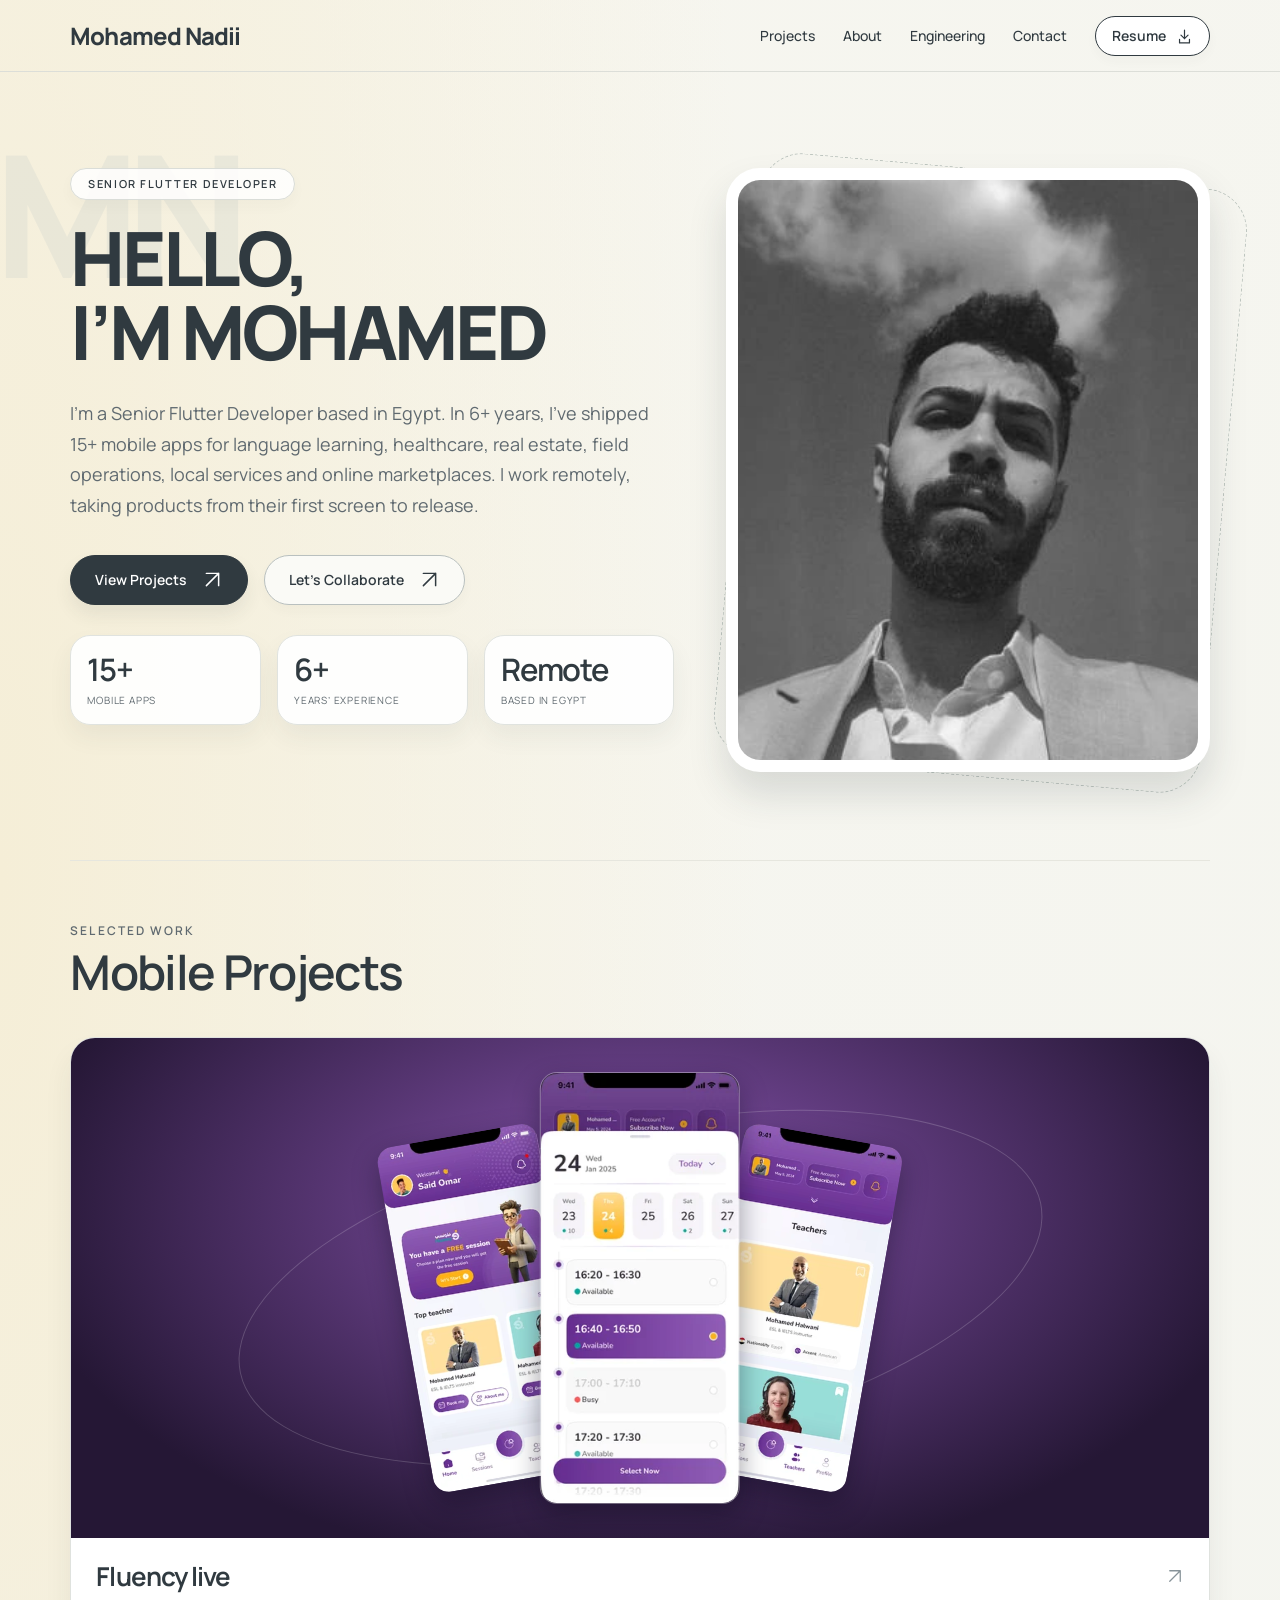
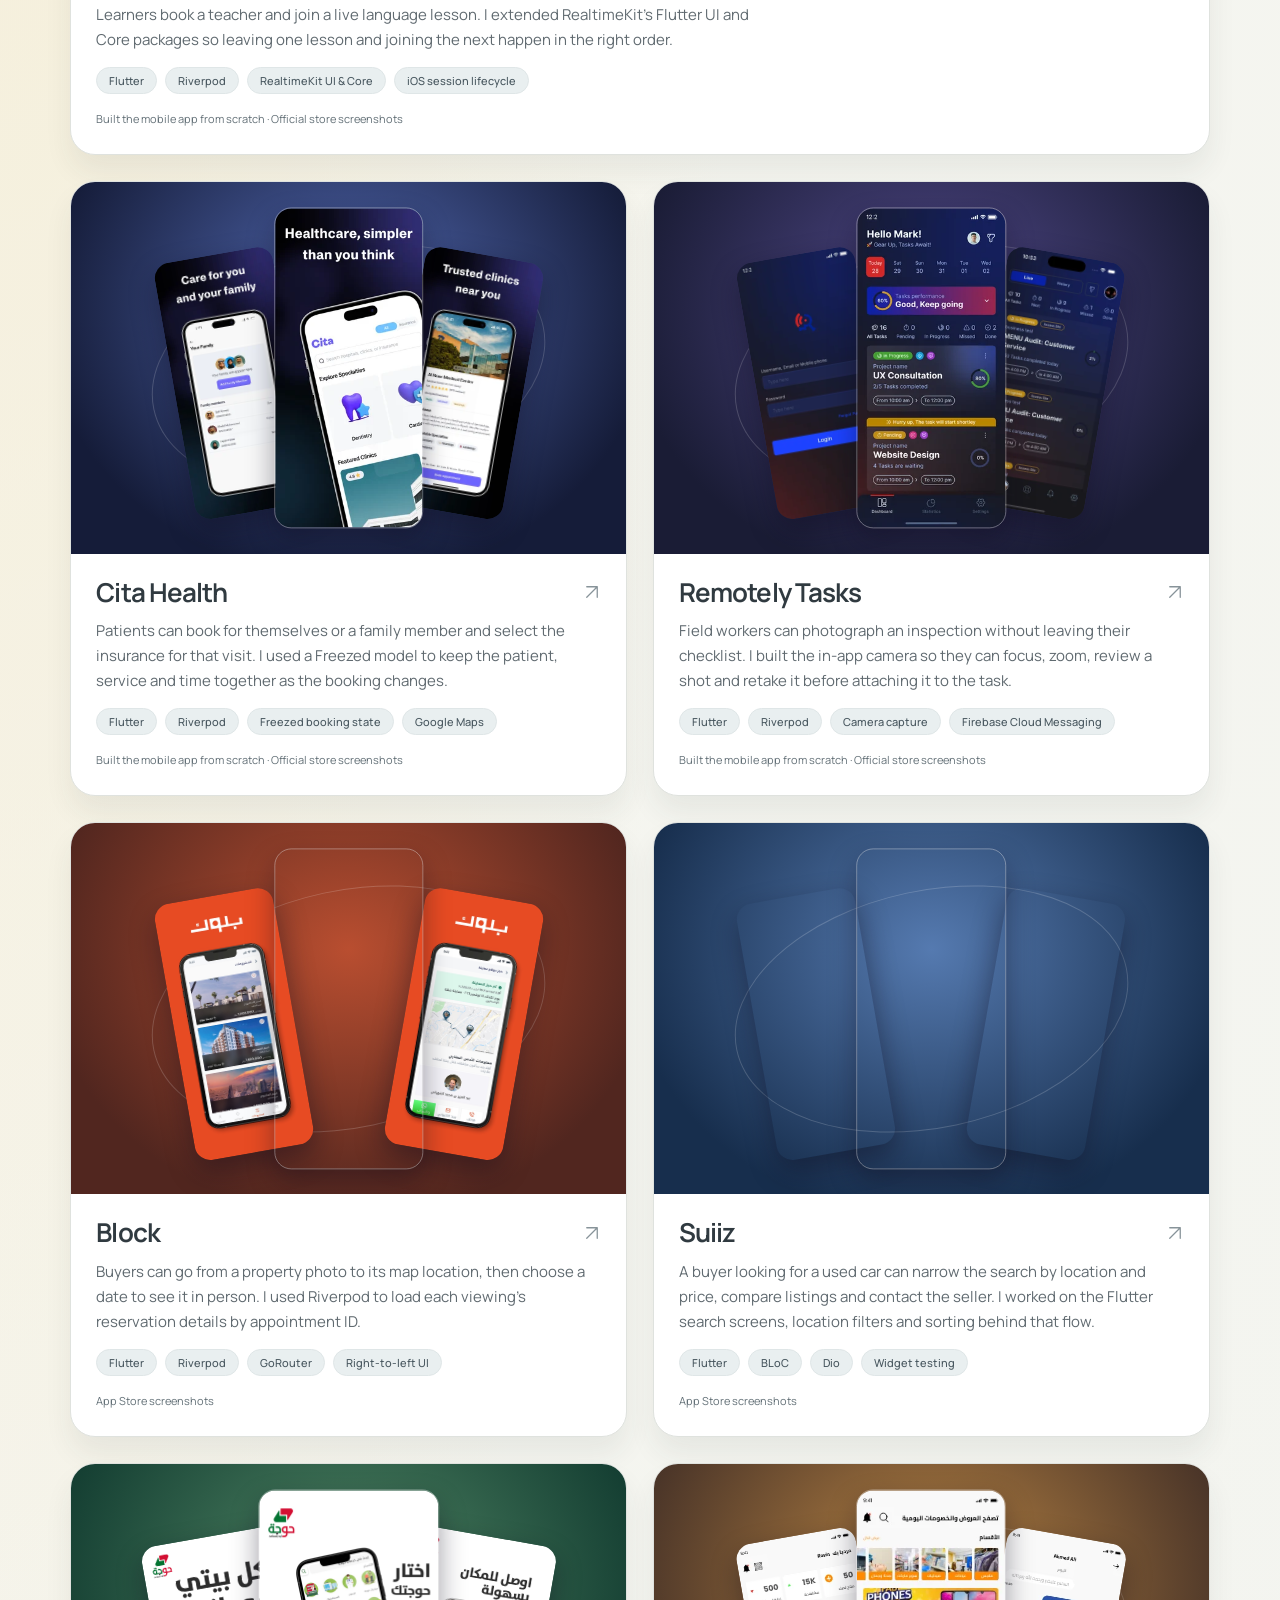
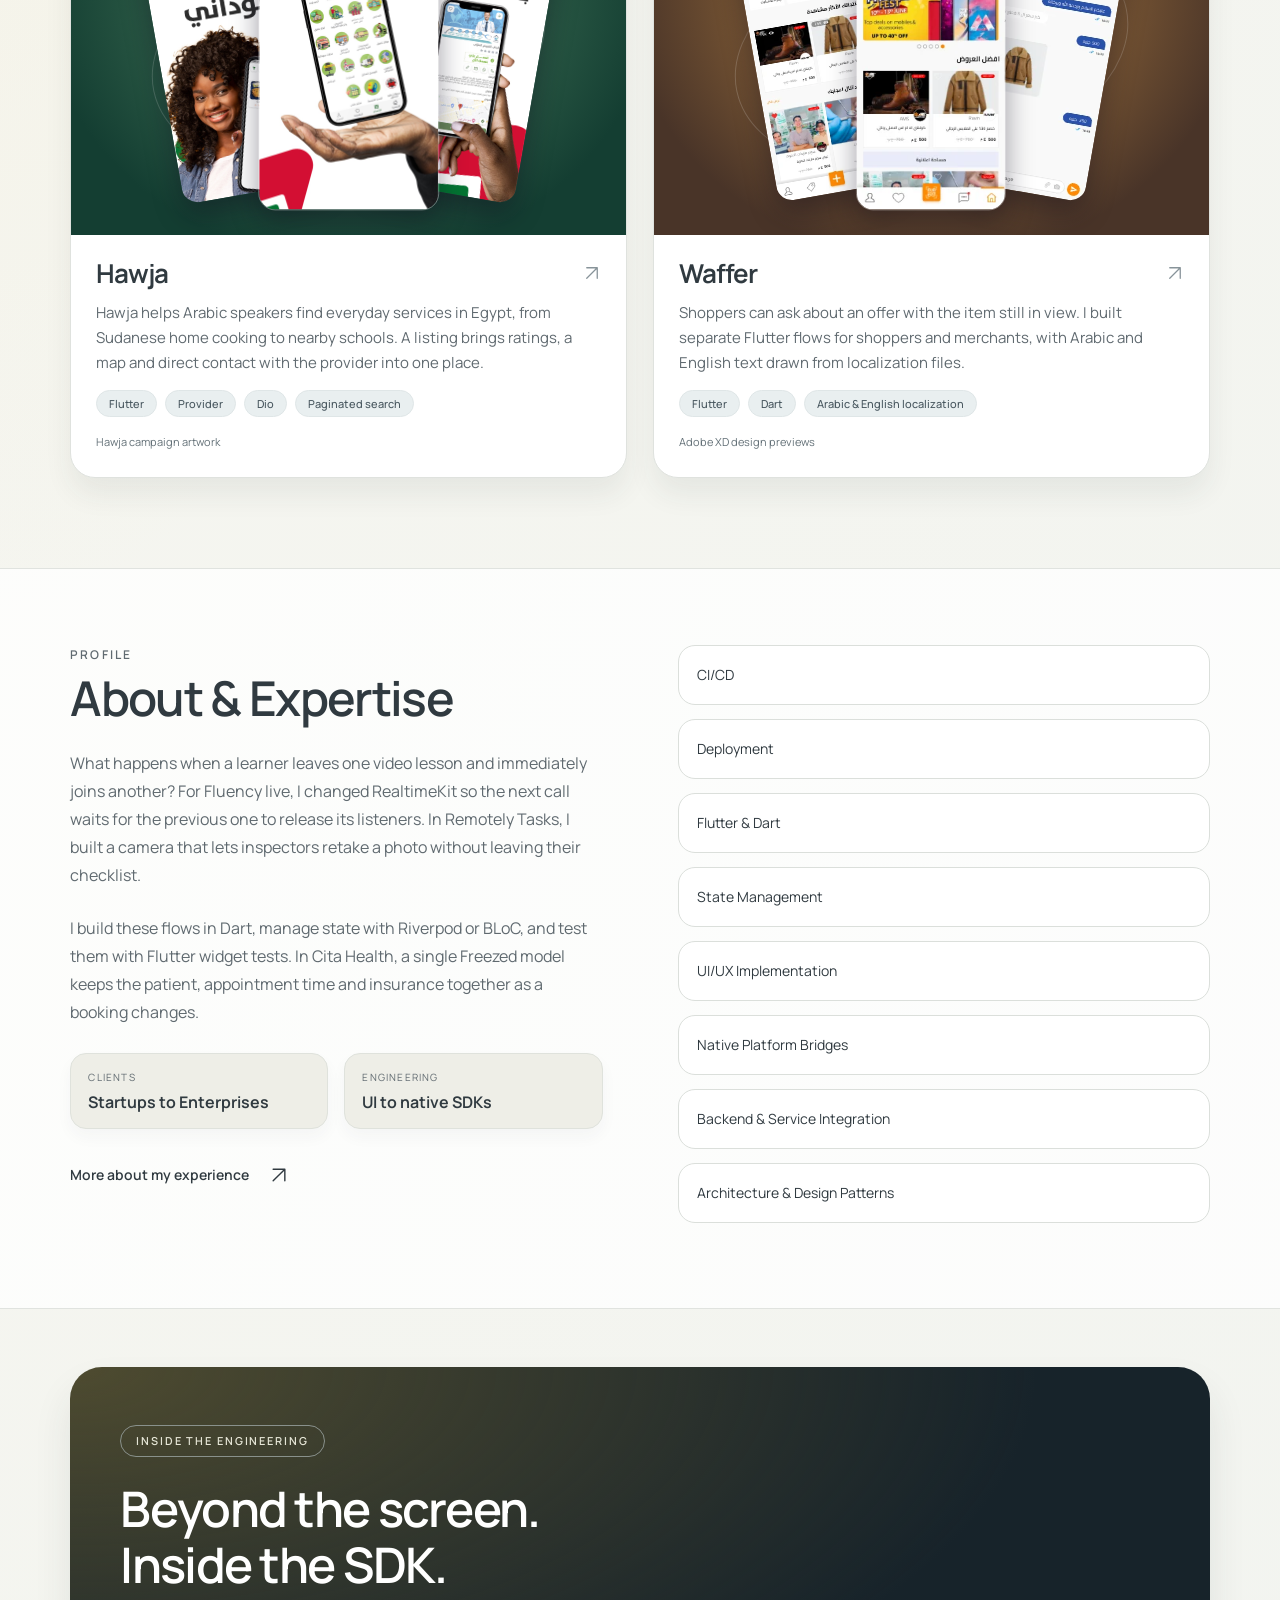
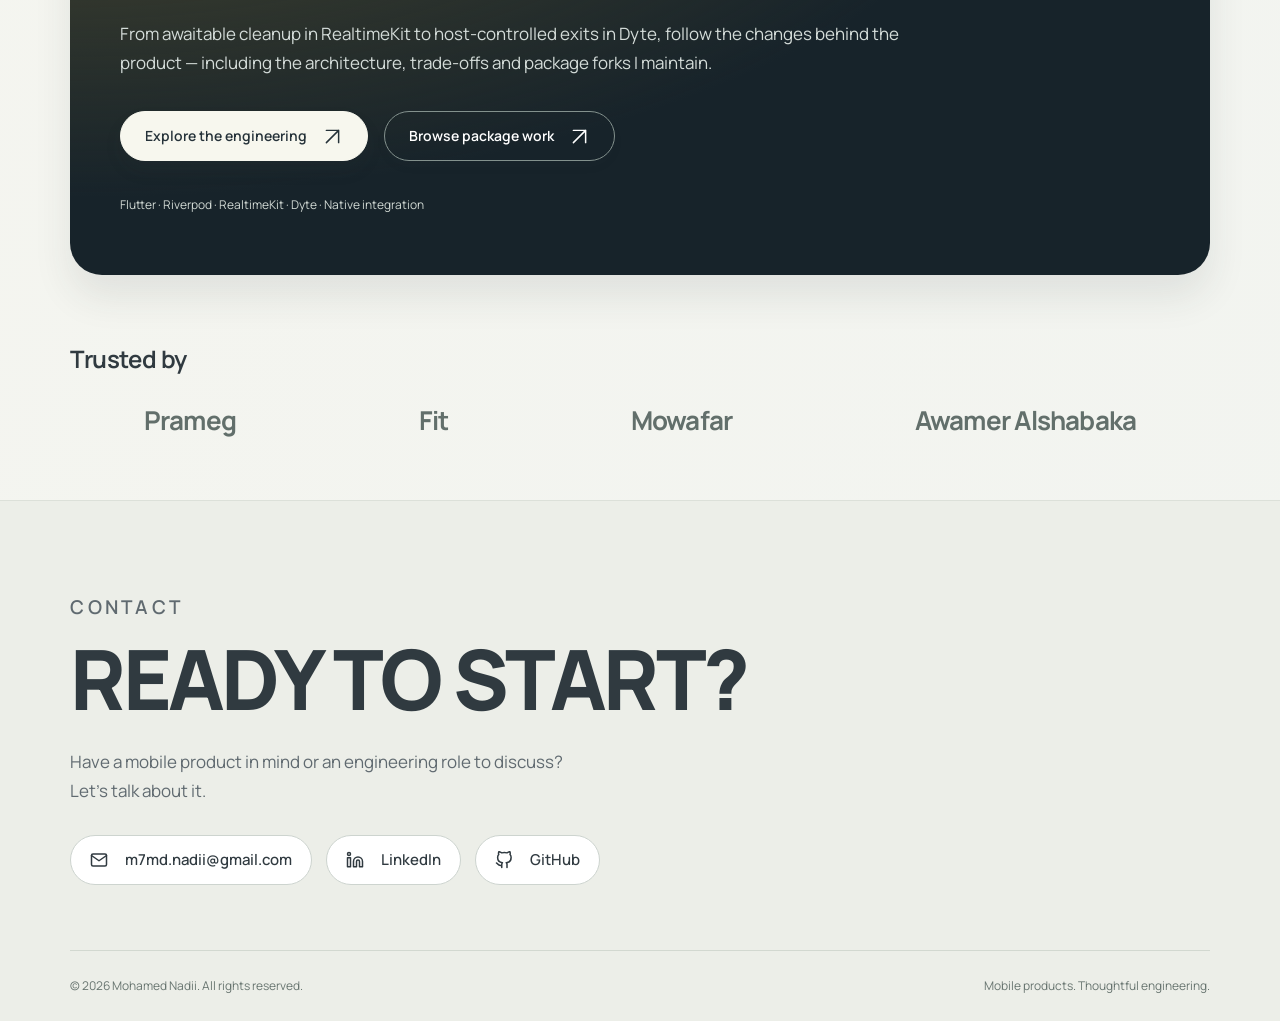
<file: index.html>
<!doctype html><html lang="en"><head><meta charset="UTF-8"><meta name="viewport" content="width=device-width,initial-scale=1"><meta name="theme-color" content="#f6f5ee"><meta name="color-scheme" content="light"><title>Mohamed Nadii — Senior Flutter Developer</title><meta name="description" content="Meet Mohamed Nadii. Senior Flutter Developer building products from scratch, from Fluency live and Cita Health to Remotely Tasks and realtime SDK integrations."><link rel="canonical" href="https://nadii7.github.io/"><meta property="og:type" content="website"><meta property="og:site_name" content="Mohamed Nadii"><meta property="og:title" content="Mohamed Nadii — Senior Flutter Developer"><meta property="og:description" content="Meet Mohamed Nadii. Senior Flutter Developer building products from scratch, from Fluency live and Cita Health to Remotely Tasks and realtime SDK integrations."><meta property="og:url" content="https://nadii7.github.io/"><meta property="og:image" content="https://nadii7.github.io/social.png"><meta property="og:image:alt" content="Mohamed Nadii — Mobile apps, from the ground up."><meta name="twitter:card" content="summary_large_image"><link rel="icon" href="/favicon.svg" type="image/svg+xml"><link rel="preload" href="/fonts/manrope.ttf" as="font" type="font/ttf" crossorigin><link rel="stylesheet" href="/styles.css"><link rel="stylesheet" href="/reference-theme.css"><script type="application/ld+json">{"@context":"https://schema.org","@type":"Person","name":"Mohamed Nadii","jobTitle":"Senior Flutter Developer","url":"https://nadii7.github.io","email":"mailto:m7md.nadii@gmail.com","sameAs":["https://github.com/Nadii7","https://www.linkedin.com/in/m7md-nadii"]}</script><script type="module" src="/app.js"></script></head><body><a class="skip-link" href="#main">Skip to content</a><header class="site-header container"><a class="wordmark" href="/" aria-label="Mohamed Nadii home">Mohamed Nadii</a><nav aria-label="Main navigation" id="main-nav"><a href="/#work" >Projects</a><a href="/#about">About</a><a href="/engineering/" >Engineering</a><a href="#contact">Contact</a><a class="resume-nav" href="/downloads/mohamed-nadii-resume-may-2025.pdf" download>Resume <svg class="icon " width="24" height="24" viewBox="0 0 24 24" fill="none" aria-hidden="true" focusable="false"><path d="M12 3v12M7 10l5 5 5-5M5 16v5h14v-5" stroke="currentColor" stroke-width="1.7" stroke-linecap="round" stroke-linejoin="round"/></svg></a></nav><button class="menu-toggle" type="button" aria-expanded="false" aria-controls="main-nav" aria-label="Open navigation"><svg class="icon " width="24" height="24" viewBox="0 0 24 24" fill="none" aria-hidden="true" focusable="false"><path d="M4 8h16M4 16h16" stroke="currentColor" stroke-width="1.7" stroke-linecap="round" stroke-linejoin="round"/></svg><span class="menu-label">Menu</span></button></header><main id="main" tabindex="-1"><section class="personal-hero"><div class="container personal-hero-grid"><div class="personal-intro"><span class="hero-monogram" aria-hidden="true">MN</span><p class="role-pill">Senior Flutter Developer</p><h1>HELLO,<br>I’M MOHAMED</h1><p class="personal-description">I’m a Senior Flutter Developer based in Egypt. In 6+ years, I’ve shipped 15+ mobile apps for language learning, healthcare, real estate, field operations, local services and online marketplaces. I work remotely, taking products from their first screen to release.</p><div class="personal-actions"><a class="button" href="#work" ><span>View Projects</span><svg class="icon " width="24" height="24" viewBox="0 0 24 24" fill="none" aria-hidden="true" focusable="false"><path d="M5 19L19 5M5 5h14v14" stroke="currentColor" stroke-width="1.7" stroke-linecap="round" stroke-linejoin="round"/></svg></a><a class="button button-quiet" href="#contact" ><span>Let’s Collaborate</span><svg class="icon " width="24" height="24" viewBox="0 0 24 24" fill="none" aria-hidden="true" focusable="false"><path d="M5 19L19 5M5 5h14v14" stroke="currentColor" stroke-width="1.7" stroke-linecap="round" stroke-linejoin="round"/></svg></a></div><dl class="hero-highlights"><div><dt>Mobile apps</dt><dd>15+</dd></div><div><dt>Years’ experience</dt><dd>6+</dd></div><div><dt>Based in Egypt</dt><dd>Remote</dd></div></dl></div><figure class="personal-portrait"><div class="portrait-frame"><img src="/images/mohamed-nadii.webp" width="460" height="460" alt="Mohamed Nadii" fetchpriority="high" decoding="async"></div><figcaption class="visually-hidden">Mohamed Nadii, Senior Flutter Developer</figcaption></figure></div></section><section class="reference-work container" id="work" aria-labelledby="work-title"><p class="section-label">Selected work</p><h2 id="work-title">Mobile Projects</h2><div class="reference-project-grid"><article class="work-card work-featured"><a class="work-card-link" href="/work/fluency/" aria-labelledby="work-fluency"><div class="project-mosaic mosaic-fluency"><img class="mosaic-focal" src="/images/fluency-google-play-2-480.webp" srcset="/images/fluency-google-play-2-240.webp 240w, /images/fluency-google-play-2-480.webp 480w, /images/fluency-google-play-2-768.webp 768w" sizes="(max-width: 700px) 145px, 190px" width="1080" height="2341" alt="Fluency live — Language learning app screenshot" loading="lazy" decoding="async" ><img class="mosaic-left" src="/images/fluency-google-play-1-480.webp" srcset="/images/fluency-google-play-1-240.webp 240w, /images/fluency-google-play-1-480.webp 480w, /images/fluency-google-play-1-768.webp 768w" sizes="145px" width="1080" height="2341" alt="Fluency live — supporting app screen" loading="lazy" decoding="async" ><img class="mosaic-right" src="/images/fluency-app-store-4-480.webp" srcset="/images/fluency-app-store-4-240.webp 240w, /images/fluency-app-store-4-480.webp 480w, /images/fluency-app-store-4-768.webp 768w" sizes="145px" width="923" height="2000" alt="Fluency live — another app screen" loading="lazy" decoding="async" ></div><div class="work-card-content"><div class="work-card-title"><h3 id="work-fluency">Fluency live</h3><svg class="icon " width="24" height="24" viewBox="0 0 24 24" fill="none" aria-hidden="true" focusable="false"><path d="M5 19L19 5M5 5h14v14" stroke="currentColor" stroke-width="1.7" stroke-linecap="round" stroke-linejoin="round"/></svg></div><p>Learners book a teacher and join a live language lesson. I extended RealtimeKit’s Flutter UI and Core packages so leaving one lesson and joining the next happen in the right order.</p><ul class="tags" aria-label="Technologies"><li>Flutter</li><li>Riverpod</li><li>RealtimeKit UI &amp; Core</li><li>iOS session lifecycle</li></ul><p class="work-credit">Built the mobile app from scratch · Official store screenshots</p></div></a></article><article class="work-card "><a class="work-card-link" href="/work/cita/" aria-labelledby="work-cita"><div class="project-mosaic mosaic-cita"><img class="mosaic-focal" src="/images/cita-app-store-1-480.webp" srcset="/images/cita-app-store-1-240.webp 240w, /images/cita-app-store-1-480.webp 480w, /images/cita-app-store-1-768.webp 768w" sizes="(max-width: 700px) 145px, 190px" width="924" height="2000" alt="Cita Health — Healthcare booking app screenshot" loading="lazy" decoding="async" ><img class="mosaic-left" src="/images/cita-app-store-4-480.webp" srcset="/images/cita-app-store-4-240.webp 240w, /images/cita-app-store-4-480.webp 480w, /images/cita-app-store-4-768.webp 768w" sizes="145px" width="924" height="2000" alt="Cita Health — supporting app screen" loading="lazy" decoding="async" ><img class="mosaic-right" src="/images/cita-app-store-2-480.webp" srcset="/images/cita-app-store-2-240.webp 240w, /images/cita-app-store-2-480.webp 480w, /images/cita-app-store-2-768.webp 768w" sizes="145px" width="924" height="2000" alt="Cita Health — another app screen" loading="lazy" decoding="async" ></div><div class="work-card-content"><div class="work-card-title"><h3 id="work-cita">Cita Health</h3><svg class="icon " width="24" height="24" viewBox="0 0 24 24" fill="none" aria-hidden="true" focusable="false"><path d="M5 19L19 5M5 5h14v14" stroke="currentColor" stroke-width="1.7" stroke-linecap="round" stroke-linejoin="round"/></svg></div><p>Patients can book for themselves or a family member and select the insurance for that visit. I used a Freezed model to keep the patient, service and time together as the booking changes.</p><ul class="tags" aria-label="Technologies"><li>Flutter</li><li>Riverpod</li><li>Freezed booking state</li><li>Google Maps</li></ul><p class="work-credit">Built the mobile app from scratch · Official store screenshots</p></div></a></article><article class="work-card "><a class="work-card-link" href="/work/remotely/" aria-labelledby="work-remotely"><div class="project-mosaic mosaic-remotely"><img class="mosaic-focal" src="/images/remotely-google-play-2-480.webp" srcset="/images/remotely-google-play-2-240.webp 240w, /images/remotely-google-play-2-480.webp 480w, /images/remotely-google-play-2-768.webp 768w" sizes="(max-width: 700px) 145px, 190px" width="369" height="800" alt="Remotely Tasks — Field operations app screenshot" loading="lazy" decoding="async" ><img class="mosaic-left" src="/images/remotely-google-play-1-480.webp" srcset="/images/remotely-google-play-1-240.webp 240w, /images/remotely-google-play-1-480.webp 480w, /images/remotely-google-play-1-768.webp 768w" sizes="145px" width="369" height="800" alt="Remotely Tasks — supporting app screen" loading="lazy" decoding="async" ><img class="mosaic-right" src="/images/remotely-app-store-2-480.webp" srcset="/images/remotely-app-store-2-240.webp 240w, /images/remotely-app-store-2-480.webp 480w, /images/remotely-app-store-2-768.webp 768w" sizes="145px" width="921" height="2000" alt="Remotely Tasks — another app screen" loading="lazy" decoding="async" ></div><div class="work-card-content"><div class="work-card-title"><h3 id="work-remotely">Remotely Tasks</h3><svg class="icon " width="24" height="24" viewBox="0 0 24 24" fill="none" aria-hidden="true" focusable="false"><path d="M5 19L19 5M5 5h14v14" stroke="currentColor" stroke-width="1.7" stroke-linecap="round" stroke-linejoin="round"/></svg></div><p>Field workers can photograph an inspection without leaving their checklist. I built the in-app camera so they can focus, zoom, review a shot and retake it before attaching it to the task.</p><ul class="tags" aria-label="Technologies"><li>Flutter</li><li>Riverpod</li><li>Camera capture</li><li>Firebase Cloud Messaging</li></ul><p class="work-credit">Built the mobile app from scratch · Official store screenshots</p></div></a></article><article class="work-card "><a class="work-card-link" href="/work/block/" aria-labelledby="work-block"><div class="project-mosaic mosaic-block"><img class="mosaic-focal" src="/images/selected/block-1.jpg" width="540" height="1170" alt="Explore featured properties from the home screen" loading="lazy" decoding="async"><img class="mosaic-left" src="/images/selected/block-2.jpg" width="540" height="1170" alt="Browse properties by photo and price" loading="lazy" decoding="async"><img class="mosaic-right" src="/images/selected/block-3.jpg" width="540" height="1170" alt="Review a confirmed viewing, its route and the agent’s contact details" loading="lazy" decoding="async"></div><div class="work-card-content"><div class="work-card-title"><h3 id="work-block">Block</h3><svg class="icon " width="24" height="24" viewBox="0 0 24 24" fill="none" aria-hidden="true" focusable="false"><path d="M5 19L19 5M5 5h14v14" stroke="currentColor" stroke-width="1.7" stroke-linecap="round" stroke-linejoin="round"/></svg></div><p>Buyers can go from a property photo to its map location, then choose a date to see it in person. I used Riverpod to load each viewing’s reservation details by appointment ID.</p><ul class="tags" aria-label="Technologies"><li>Flutter</li><li>Riverpod</li><li>GoRouter</li><li>Right-to-left UI</li></ul><p class="work-credit">App Store screenshots</p></div></a></article><article class="work-card "><a class="work-card-link" href="/work/suiiz/" aria-labelledby="work-suiiz"><div class="project-mosaic mosaic-suiiz"><img class="mosaic-focal" src="/images/selected/suiiz-1.jpg" width="540" height="1168" alt="Compare vehicle listings and prices" loading="lazy" decoding="async"><img class="mosaic-left" src="/images/selected/suiiz-2.jpg" width="540" height="1168" alt="Create an ad with photos and item details" loading="lazy" decoding="async"><img class="mosaic-right" src="/images/selected/suiiz-3.jpg" width="540" height="1168" alt="Discuss a listing in Suiiz Chat" loading="lazy" decoding="async"></div><div class="work-card-content"><div class="work-card-title"><h3 id="work-suiiz">Suiiz</h3><svg class="icon " width="24" height="24" viewBox="0 0 24 24" fill="none" aria-hidden="true" focusable="false"><path d="M5 19L19 5M5 5h14v14" stroke="currentColor" stroke-width="1.7" stroke-linecap="round" stroke-linejoin="round"/></svg></div><p>A buyer looking for a used car can narrow the search by location and price, compare listings and contact the seller. I worked on the Flutter search screens, location filters and sorting behind that flow.</p><ul class="tags" aria-label="Technologies"><li>Flutter</li><li>BLoC</li><li>Dio</li><li>Widget testing</li></ul><p class="work-credit">App Store screenshots</p></div></a></article><article class="work-card "><a class="work-card-link" href="/work/hawja/" aria-labelledby="work-hawja"><div class="project-mosaic mosaic-hawja"><img class="mosaic-focal" src="/images/selected/hawja-1.jpg" width="720" height="1280" alt="Browse the Arabic service directory" loading="lazy" decoding="async"><img class="mosaic-left" src="/images/selected/hawja-2.jpg" width="720" height="1280" alt="Discover Sudanese home cooking" loading="lazy" decoding="async"><img class="mosaic-right" src="/images/selected/hawja-3.jpg" width="720" height="1280" alt="Find a provider on the map" loading="lazy" decoding="async"></div><div class="work-card-content"><div class="work-card-title"><h3 id="work-hawja">Hawja</h3><svg class="icon " width="24" height="24" viewBox="0 0 24 24" fill="none" aria-hidden="true" focusable="false"><path d="M5 19L19 5M5 5h14v14" stroke="currentColor" stroke-width="1.7" stroke-linecap="round" stroke-linejoin="round"/></svg></div><p>Hawja helps Arabic speakers find everyday services in Egypt, from Sudanese home cooking to nearby schools. A listing brings ratings, a map and direct contact with the provider into one place.</p><ul class="tags" aria-label="Technologies"><li>Flutter</li><li>Provider</li><li>Dio</li><li>Paginated search</li></ul><p class="work-credit">Hawja campaign artwork</p></div></a></article><article class="work-card "><a class="work-card-link" href="/work/waffer/" aria-labelledby="work-waffer"><div class="project-mosaic mosaic-waffer"><img class="mosaic-focal" src="/images/selected/waffer-1.webp" width="188" height="405" alt="Shopper home and product offers" loading="lazy" decoding="async"><img class="mosaic-left" src="/images/selected/waffer-2.webp" width="188" height="405" alt="Merchant dashboard and offers" loading="lazy" decoding="async"><img class="mosaic-right" src="/images/selected/waffer-3.webp" width="188" height="405" alt="Product conversation" loading="lazy" decoding="async"></div><div class="work-card-content"><div class="work-card-title"><h3 id="work-waffer">Waffer</h3><svg class="icon " width="24" height="24" viewBox="0 0 24 24" fill="none" aria-hidden="true" focusable="false"><path d="M5 19L19 5M5 5h14v14" stroke="currentColor" stroke-width="1.7" stroke-linecap="round" stroke-linejoin="round"/></svg></div><p>Shoppers can ask about an offer with the item still in view. I built separate Flutter flows for shoppers and merchants, with Arabic and English text drawn from localization files.</p><ul class="tags" aria-label="Technologies"><li>Flutter</li><li>Dart</li><li>Arabic &amp; English localization</li></ul><p class="work-credit">Adobe XD design previews</p></div></a></article></div></section><section class="reference-about" id="about"><div class="container reference-about-grid"><div><p class="section-label">Profile</p><h2>About & Expertise</h2><p>What happens when a learner leaves one video lesson and immediately joins another? For Fluency live, I changed RealtimeKit so the next call waits for the previous one to release its listeners. In Remotely Tasks, I built a camera that lets inspectors retake a photo without leaving their checklist.</p><p>I build these flows in Dart, manage state with Riverpod or BLoC, and test them with Flutter widget tests. In Cita Health, a single Freezed model keeps the patient, appointment time and insurance together as a booking changes.</p><div class="about-highlights"><div><span>Clients</span><strong>Startups to Enterprises</strong></div><div><span>Engineering</span><strong>UI to native SDKs</strong></div></div><a class="text-link" href="/about/" ><span>More about my experience</span><svg class="icon " width="24" height="24" viewBox="0 0 24 24" fill="none" aria-hidden="true" focusable="false"><path d="M5 19L19 5M5 5h14v14" stroke="currentColor" stroke-width="1.7" stroke-linecap="round" stroke-linejoin="round"/></svg></a></div><ul class="expertise-list"><li>CI/CD</li><li>Deployment</li><li>Flutter & Dart</li><li>State Management</li><li>UI/UX Implementation</li><li>Native Platform Bridges</li><li>Backend & Service Integration</li><li>Architecture & Design Patterns</li></ul></div></section><section class="engineering-invitation container"><div class="engineering-invitation-inner"><p class="section-label">Inside the engineering</p><h2>Beyond the screen.<br>Inside the SDK.</h2><p>From awaitable cleanup in RealtimeKit to host-controlled exits in Dyte, follow the changes behind the product — including the architecture, trade-offs and package forks I maintain.</p><div class="personal-actions"><a class="button" href="/engineering/" ><span>Explore the engineering</span><svg class="icon " width="24" height="24" viewBox="0 0 24 24" fill="none" aria-hidden="true" focusable="false"><path d="M5 19L19 5M5 5h14v14" stroke="currentColor" stroke-width="1.7" stroke-linecap="round" stroke-linejoin="round"/></svg></a><a class="button button-quiet" href="/engineering/#forks" ><span>Browse package work</span><svg class="icon " width="24" height="24" viewBox="0 0 24 24" fill="none" aria-hidden="true" focusable="false"><path d="M5 19L19 5M5 5h14v14" stroke="currentColor" stroke-width="1.7" stroke-linecap="round" stroke-linejoin="round"/></svg></a></div><p class="engineering-keywords">Flutter · Riverpod · RealtimeKit · Dyte · Native integration</p></div></section><section class="experience-strip container" aria-labelledby="trusted-title"><h2 id="trusted-title">Trusted by</h2><ul><li>Prameg</li><li>Fit</li><li>Mowafar</li><li>Awamer Alshabaka</li></ul></section></main><footer class="contact" id="contact"><div class="container"><p class="section-label">Contact</p><h2>READY TO START?</h2><p>Have a mobile product in mind or an engineering role to discuss?<br>Let’s talk about it.</p><div class="contact-actions"><a class="contact-email" href="mailto:m7md.nadii@gmail.com"><svg class="icon " width="24" height="24" viewBox="0 0 24 24" fill="none" stroke="currentColor" stroke-width="2" stroke-linecap="round" stroke-linejoin="round" aria-hidden="true" focusable="false"><rect x="2" y="4" width="20" height="16" rx="2"/><path d="m22 6-10 7L2 6"/></svg><span>m7md.nadii@gmail.com</span></a><a class="social-link" href="https://www.linkedin.com/in/m7md-nadii"><svg class="icon " width="24" height="24" viewBox="0 0 24 24" fill="none" stroke="currentColor" stroke-width="2" stroke-linecap="round" stroke-linejoin="round" aria-hidden="true" focusable="false"><path d="M16 8a6 6 0 0 1 6 6v7h-4v-7a2 2 0 0 0-4 0v7h-4v-7a6 6 0 0 1 6-6Z"/><rect x="2" y="9" width="4" height="12"/><circle cx="4" cy="4" r="2"/></svg><span>LinkedIn</span></a><a class="social-link" href="https://github.com/Nadii7"><svg class="icon " width="24" height="24" viewBox="0 0 24 24" fill="none" stroke="currentColor" stroke-width="2" stroke-linecap="round" stroke-linejoin="round" aria-hidden="true" focusable="false"><path d="M9 19c-5 1.5-5-2.5-7-3m14 6v-3.87a3.37 3.37 0 0 0-.94-2.61c3.14-.35 6.44-1.54 6.44-7A5.44 5.44 0 0 0 20 4.77 5.07 5.07 0 0 0 19.91 1S18.73.65 16 2.48a13.38 13.38 0 0 0-7 0C6.27.65 5.09 1 5.09 1A5.07 5.07 0 0 0 5 4.77a5.44 5.44 0 0 0-1.5 3.78c0 5.42 3.3 6.61 6.44 7A3.37 3.37 0 0 0 9 18.13V22"/></svg><span>GitHub</span></a></div><div class="footer-bottom"><p>© 2026 Mohamed Nadii. All rights reserved.</p><a href="/#work">Mobile products. Thoughtful engineering.</a></div></div></footer></body></html>
</file>
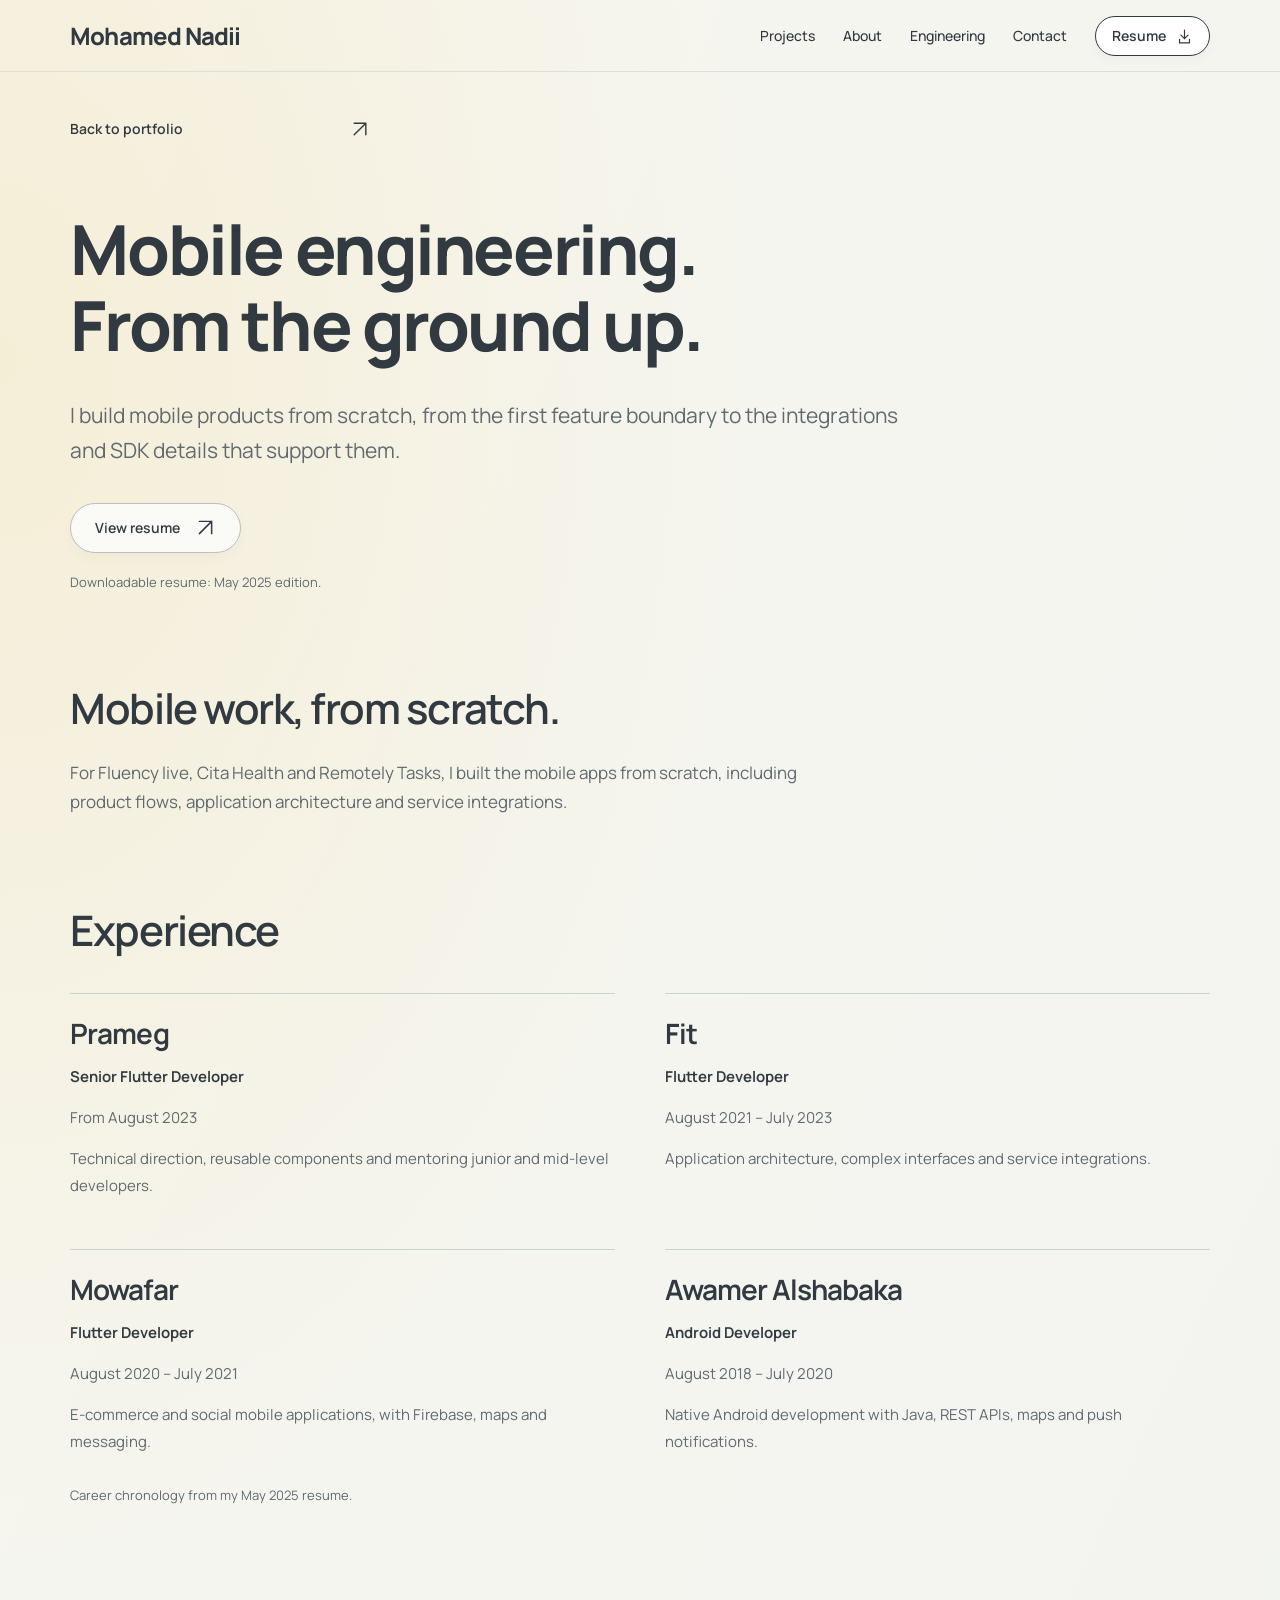
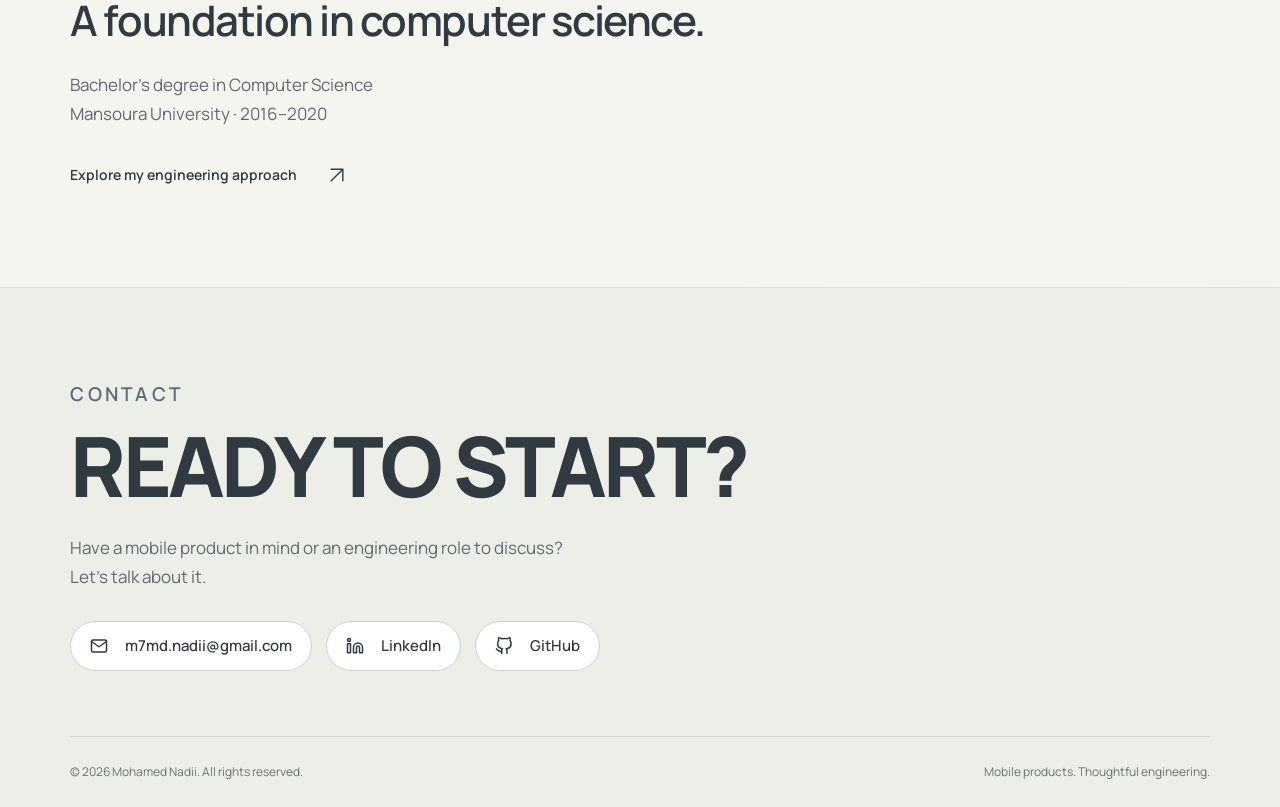
<file: about/index.html>
<!doctype html><html lang="en"><head><meta charset="UTF-8"><meta name="viewport" content="width=device-width,initial-scale=1"><meta name="theme-color" content="#f6f5ee"><meta name="color-scheme" content="light"><title>Experience &amp; Approach | Mohamed Nadii</title><meta name="description" content="Mohamed Nadii’s experience in senior Flutter development, mobile product delivery, native Android and mentoring."><link rel="canonical" href="https://nadii7.github.io/about/"><meta property="og:type" content="website"><meta property="og:site_name" content="Mohamed Nadii"><meta property="og:title" content="Experience &amp; Approach | Mohamed Nadii"><meta property="og:description" content="Mohamed Nadii’s experience in senior Flutter development, mobile product delivery, native Android and mentoring."><meta property="og:url" content="https://nadii7.github.io/about/"><meta property="og:image" content="https://nadii7.github.io/social.png"><meta property="og:image:alt" content="Mohamed Nadii — Mobile apps, from the ground up."><meta name="twitter:card" content="summary_large_image"><link rel="icon" href="/favicon.svg" type="image/svg+xml"><link rel="preload" href="/fonts/manrope.ttf" as="font" type="font/ttf" crossorigin><link rel="stylesheet" href="/styles.css"><link rel="stylesheet" href="/reference-theme.css"><script type="application/ld+json">{"@context":"https://schema.org","@type":"Person","name":"Mohamed Nadii","jobTitle":"Senior Flutter Developer","url":"https://nadii7.github.io","email":"mailto:m7md.nadii@gmail.com","sameAs":["https://github.com/Nadii7","https://www.linkedin.com/in/m7md-nadii"]}</script><script type="module" src="/app.js"></script></head><body><a class="skip-link" href="#main">Skip to content</a><header class="site-header container"><a class="wordmark" href="/" aria-label="Mohamed Nadii home">Mohamed Nadii</a><nav aria-label="Main navigation" id="main-nav"><a href="/#work" >Projects</a><a href="/#about">About</a><a href="/engineering/" >Engineering</a><a href="#contact">Contact</a><a class="resume-nav" href="/downloads/mohamed-nadii-resume-may-2025.pdf" download>Resume <svg class="icon " width="24" height="24" viewBox="0 0 24 24" fill="none" aria-hidden="true" focusable="false"><path d="M12 3v12M7 10l5 5 5-5M5 16v5h14v-5" stroke="currentColor" stroke-width="1.7" stroke-linecap="round" stroke-linejoin="round"/></svg></a></nav><button class="menu-toggle" type="button" aria-expanded="false" aria-controls="main-nav" aria-label="Open navigation"><svg class="icon " width="24" height="24" viewBox="0 0 24 24" fill="none" aria-hidden="true" focusable="false"><path d="M4 8h16M4 16h16" stroke="currentColor" stroke-width="1.7" stroke-linecap="round" stroke-linejoin="round"/></svg><span class="menu-label">Menu</span></button></header><main id="main" tabindex="-1"><section class="about-hero container"><a class="text-link back-link" href="/" ><span>Back to portfolio</span><svg class="icon " width="24" height="24" viewBox="0 0 24 24" fill="none" aria-hidden="true" focusable="false"><path d="M5 19L19 5M5 5h14v14" stroke="currentColor" stroke-width="1.7" stroke-linecap="round" stroke-linejoin="round"/></svg></a><h1>Mobile engineering.<br>From the ground up.</h1><p>I build mobile products from scratch, from the first feature boundary to the integrations and SDK details that support them.</p><a class="button button-quiet" href="/downloads/mohamed-nadii-resume-may-2025.pdf" download><span>View resume</span><svg class="icon " width="24" height="24" viewBox="0 0 24 24" fill="none" aria-hidden="true" focusable="false"><path d="M5 19L19 5M5 5h14v14" stroke="currentColor" stroke-width="1.7" stroke-linecap="round" stroke-linejoin="round"/></svg></a><p class="source-note">Downloadable resume: May 2025 edition.</p></section><div class="container about-body"><section><h2>Mobile work, from scratch.</h2><p>For Fluency live, Cita Health and Remotely Tasks, I built the mobile apps from scratch, including product flows, application architecture and service integrations.</p></section><section class="section-space"><h2>Experience</h2><div class="career-list"><article><h3>Prameg</h3><p class="career-role">Senior Flutter Developer</p><p class="source-note">From August 2023</p><p>Technical direction, reusable components and mentoring junior and mid-level developers.</p></article><article><h3>Fit</h3><p class="career-role">Flutter Developer</p><p class="source-note">August 2021 – July 2023</p><p>Application architecture, complex interfaces and service integrations.</p></article><article><h3>Mowafar</h3><p class="career-role">Flutter Developer</p><p class="source-note">August 2020 – July 2021</p><p>E-commerce and social mobile applications, with Firebase, maps and messaging.</p></article><article><h3>Awamer Alshabaka</h3><p class="career-role">Android Developer</p><p class="source-note">August 2018 – July 2020</p><p>Native Android development with Java, REST APIs, maps and push notifications.</p></article></div><p class="source-note">Career chronology from my May 2025 resume.</p></section><section class="education section-space"><h2>A foundation in computer science.</h2><p>Bachelor’s degree in Computer Science<br>Mansoura University · 2016–2020</p><a class="text-link" href="/engineering/" ><span>Explore my engineering approach</span><svg class="icon " width="24" height="24" viewBox="0 0 24 24" fill="none" aria-hidden="true" focusable="false"><path d="M5 19L19 5M5 5h14v14" stroke="currentColor" stroke-width="1.7" stroke-linecap="round" stroke-linejoin="round"/></svg></a></section></div></main><footer class="contact" id="contact"><div class="container"><p class="section-label">Contact</p><h2>READY TO START?</h2><p>Have a mobile product in mind or an engineering role to discuss?<br>Let’s talk about it.</p><div class="contact-actions"><a class="contact-email" href="mailto:m7md.nadii@gmail.com"><svg class="icon " width="24" height="24" viewBox="0 0 24 24" fill="none" stroke="currentColor" stroke-width="2" stroke-linecap="round" stroke-linejoin="round" aria-hidden="true" focusable="false"><rect x="2" y="4" width="20" height="16" rx="2"/><path d="m22 6-10 7L2 6"/></svg><span>m7md.nadii@gmail.com</span></a><a class="social-link" href="https://www.linkedin.com/in/m7md-nadii"><svg class="icon " width="24" height="24" viewBox="0 0 24 24" fill="none" stroke="currentColor" stroke-width="2" stroke-linecap="round" stroke-linejoin="round" aria-hidden="true" focusable="false"><path d="M16 8a6 6 0 0 1 6 6v7h-4v-7a2 2 0 0 0-4 0v7h-4v-7a6 6 0 0 1 6-6Z"/><rect x="2" y="9" width="4" height="12"/><circle cx="4" cy="4" r="2"/></svg><span>LinkedIn</span></a><a class="social-link" href="https://github.com/Nadii7"><svg class="icon " width="24" height="24" viewBox="0 0 24 24" fill="none" stroke="currentColor" stroke-width="2" stroke-linecap="round" stroke-linejoin="round" aria-hidden="true" focusable="false"><path d="M9 19c-5 1.5-5-2.5-7-3m14 6v-3.87a3.37 3.37 0 0 0-.94-2.61c3.14-.35 6.44-1.54 6.44-7A5.44 5.44 0 0 0 20 4.77 5.07 5.07 0 0 0 19.91 1S18.73.65 16 2.48a13.38 13.38 0 0 0-7 0C6.27.65 5.09 1 5.09 1A5.07 5.07 0 0 0 5 4.77a5.44 5.44 0 0 0-1.5 3.78c0 5.42 3.3 6.61 6.44 7A3.37 3.37 0 0 0 9 18.13V22"/></svg><span>GitHub</span></a></div><div class="footer-bottom"><p>© 2026 Mohamed Nadii. All rights reserved.</p><a href="/#work">Mobile products. Thoughtful engineering.</a></div></div></footer></body></html>
</file>
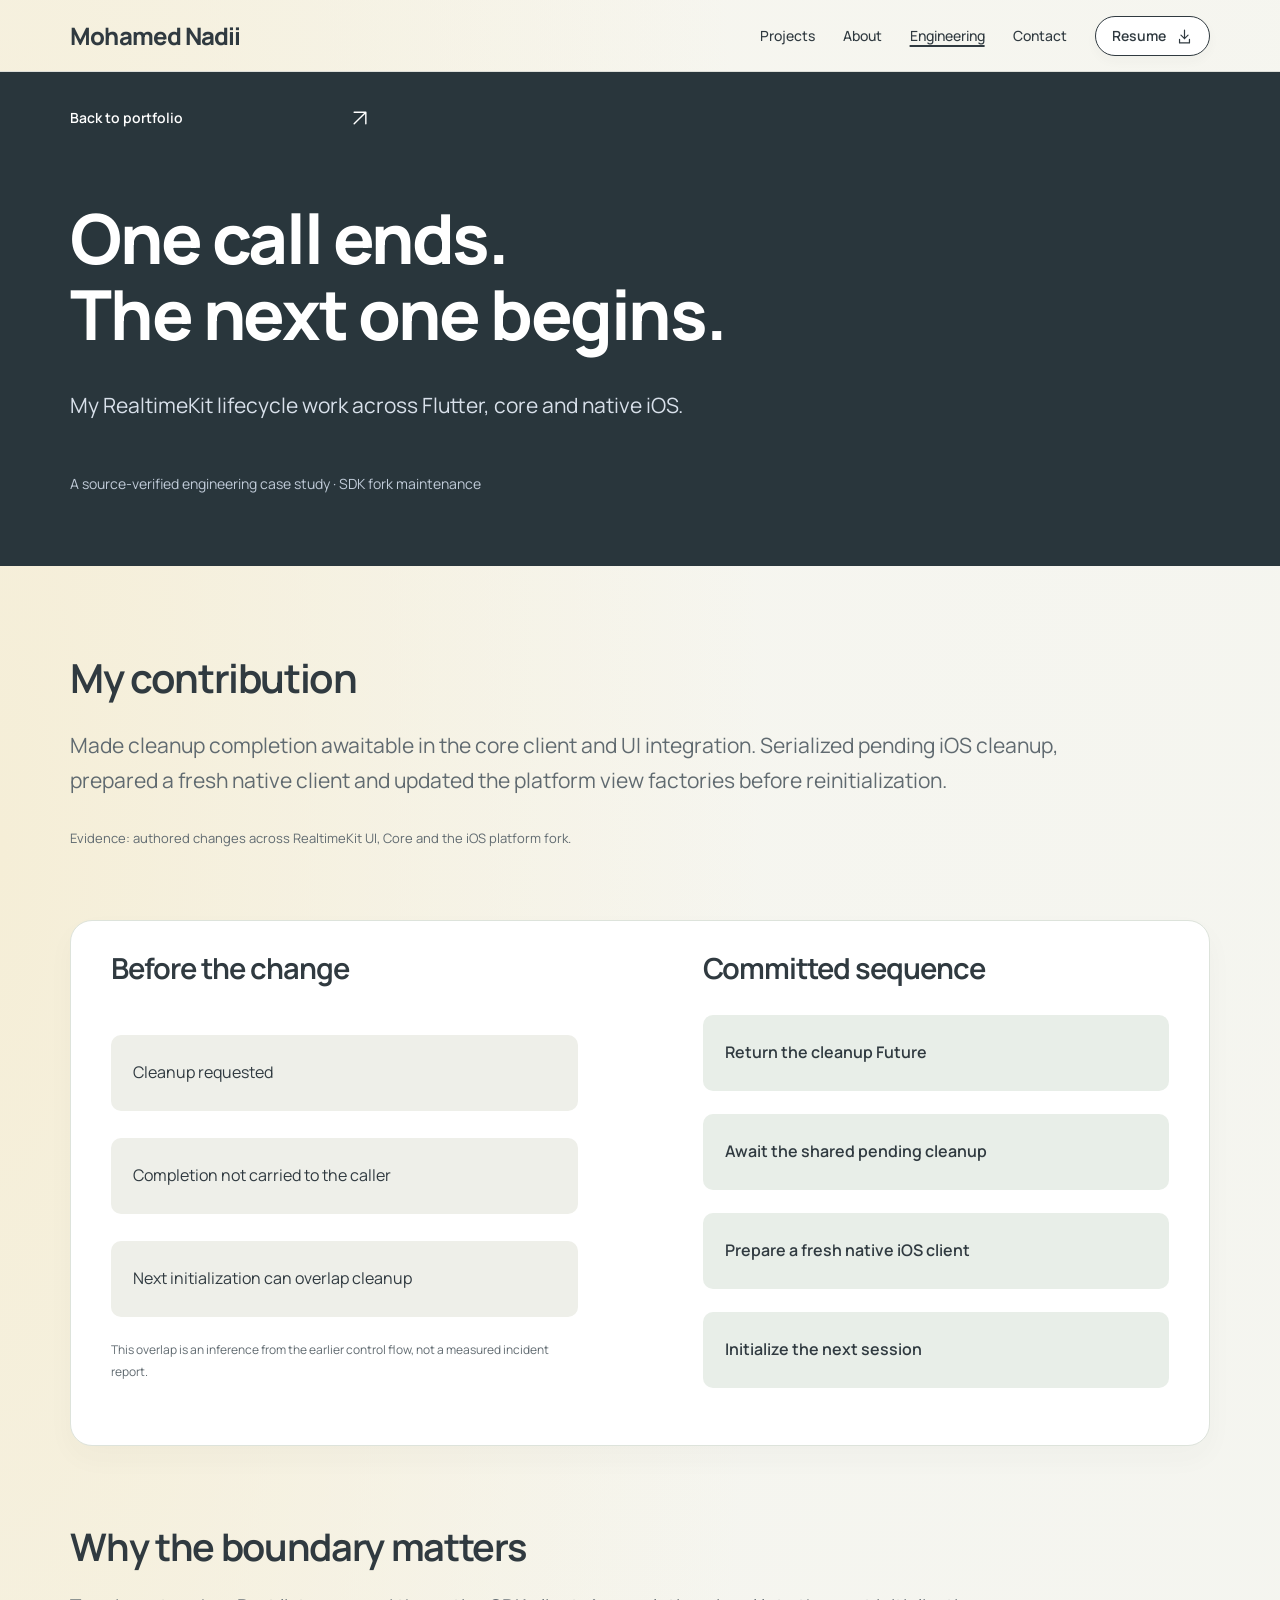
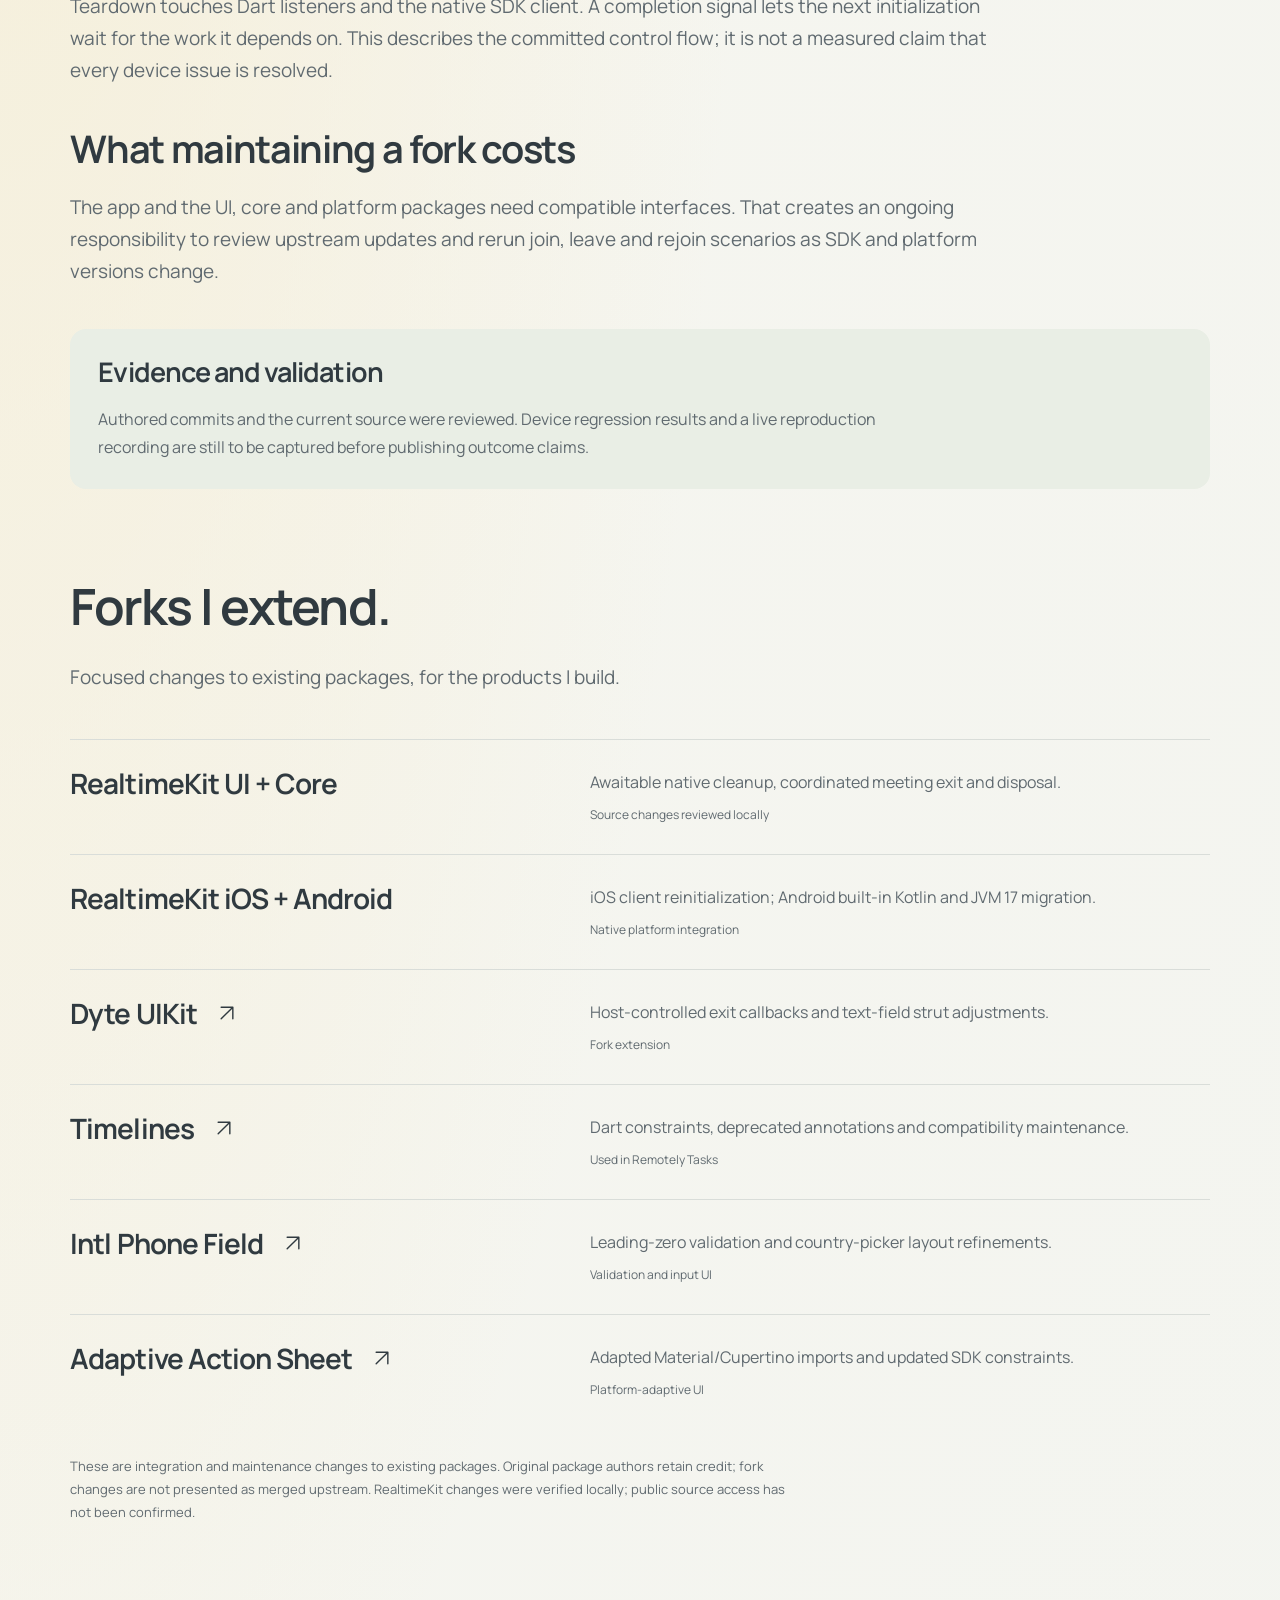
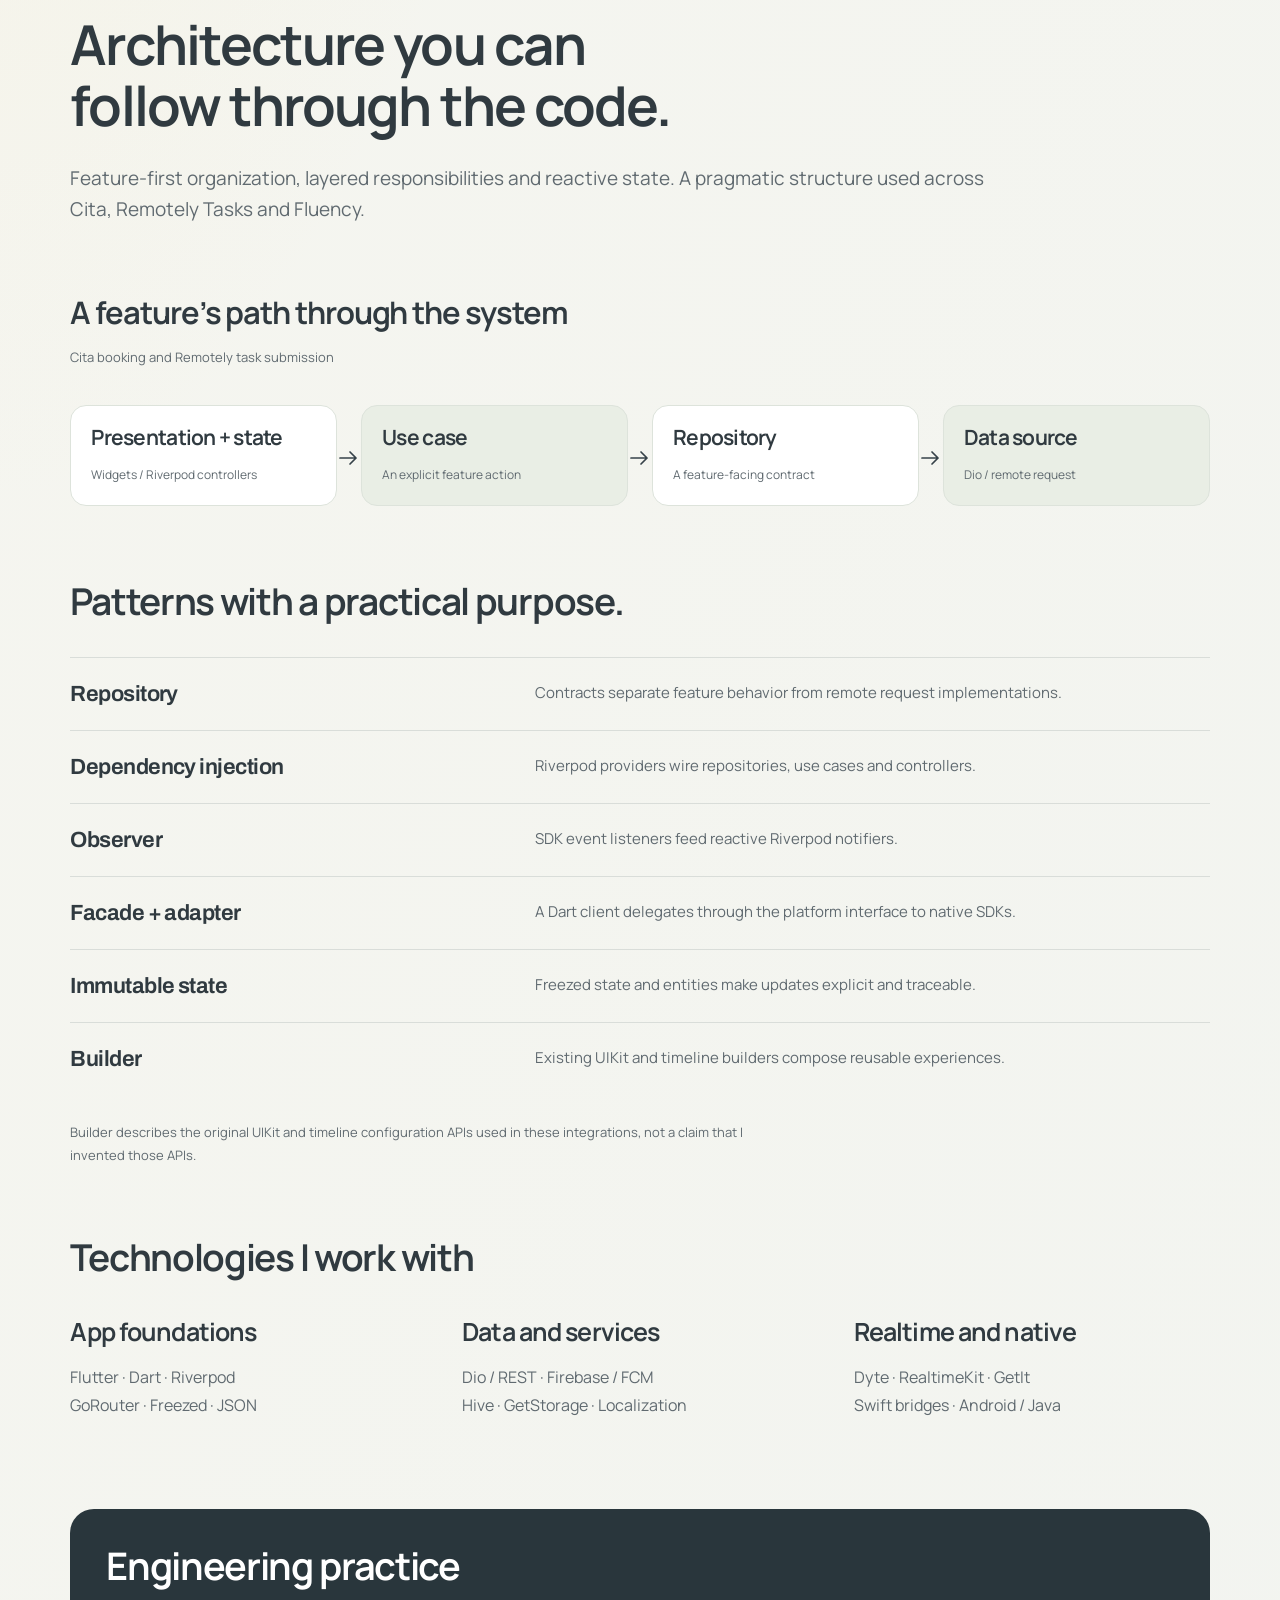
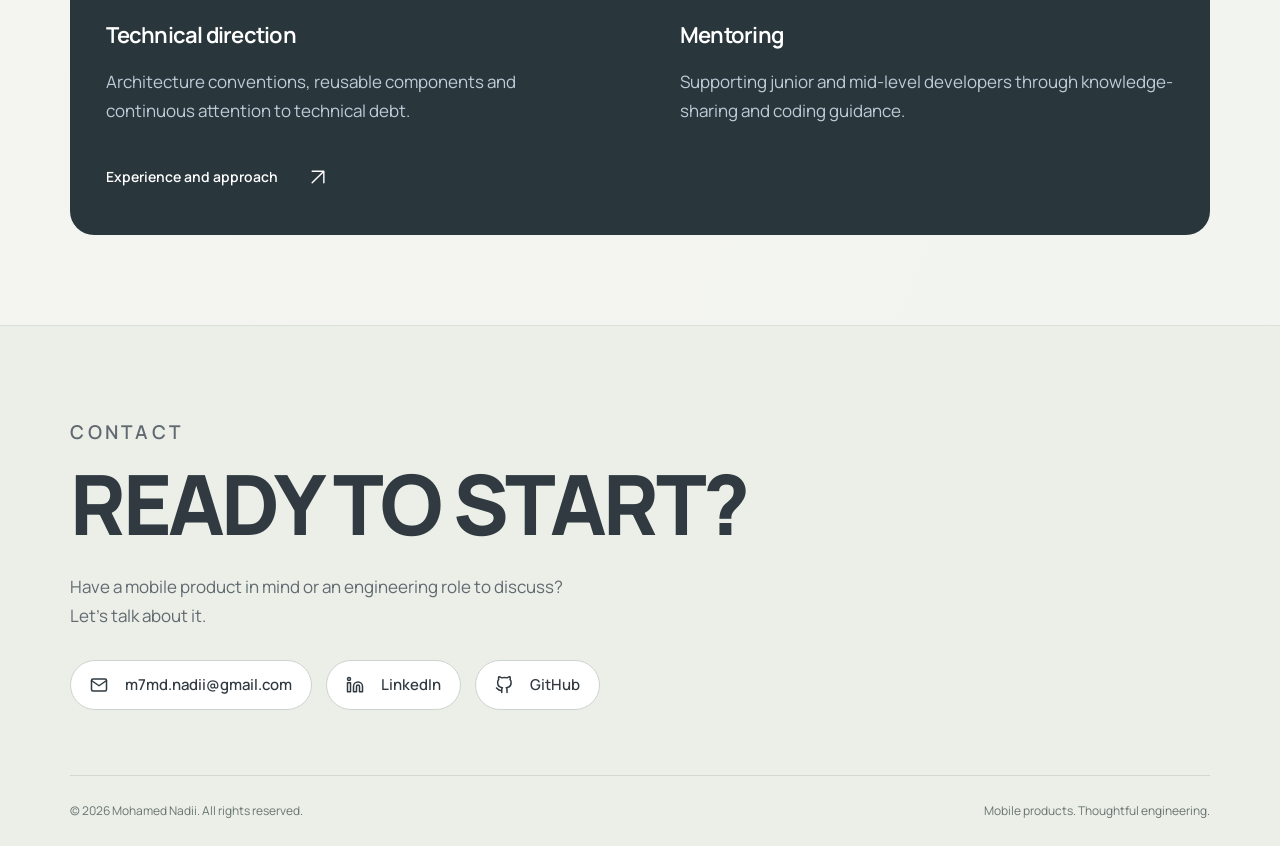
<file: engineering/index.html>
<!doctype html><html lang="en"><head><meta charset="UTF-8"><meta name="viewport" content="width=device-width,initial-scale=1"><meta name="theme-color" content="#f6f5ee"><meta name="color-scheme" content="light"><title>RealtimeKit, Architecture &amp; SDK Engineering | Mohamed Nadii</title><meta name="description" content="Inside Mohamed Nadii’s RealtimeKit lifecycle changes, maintained Flutter package forks, architecture, practical design patterns and native SDK integrations."><link rel="canonical" href="https://nadii7.github.io/engineering/"><meta property="og:type" content="website"><meta property="og:site_name" content="Mohamed Nadii"><meta property="og:title" content="RealtimeKit, Architecture &amp; SDK Engineering | Mohamed Nadii"><meta property="og:description" content="Inside Mohamed Nadii’s RealtimeKit lifecycle changes, maintained Flutter package forks, architecture, practical design patterns and native SDK integrations."><meta property="og:url" content="https://nadii7.github.io/engineering/"><meta property="og:image" content="https://nadii7.github.io/social.png"><meta property="og:image:alt" content="Mohamed Nadii — Mobile apps, from the ground up."><meta name="twitter:card" content="summary_large_image"><link rel="icon" href="/favicon.svg" type="image/svg+xml"><link rel="preload" href="/fonts/manrope.ttf" as="font" type="font/ttf" crossorigin><link rel="stylesheet" href="/styles.css"><link rel="stylesheet" href="/reference-theme.css"><script type="application/ld+json">{"@context":"https://schema.org","@type":"Person","name":"Mohamed Nadii","jobTitle":"Senior Flutter Developer","url":"https://nadii7.github.io","email":"mailto:m7md.nadii@gmail.com","sameAs":["https://github.com/Nadii7","https://www.linkedin.com/in/m7md-nadii"]}</script><script type="module" src="/app.js"></script></head><body><a class="skip-link" href="#main">Skip to content</a><header class="site-header container"><a class="wordmark" href="/" aria-label="Mohamed Nadii home">Mohamed Nadii</a><nav aria-label="Main navigation" id="main-nav"><a href="/#work" >Projects</a><a href="/#about">About</a><a href="/engineering/" aria-current="page">Engineering</a><a href="#contact">Contact</a><a class="resume-nav" href="/downloads/mohamed-nadii-resume-may-2025.pdf" download>Resume <svg class="icon " width="24" height="24" viewBox="0 0 24 24" fill="none" aria-hidden="true" focusable="false"><path d="M12 3v12M7 10l5 5 5-5M5 16v5h14v-5" stroke="currentColor" stroke-width="1.7" stroke-linecap="round" stroke-linejoin="round"/></svg></a></nav><button class="menu-toggle" type="button" aria-expanded="false" aria-controls="main-nav" aria-label="Open navigation"><svg class="icon " width="24" height="24" viewBox="0 0 24 24" fill="none" aria-hidden="true" focusable="false"><path d="M4 8h16M4 16h16" stroke="currentColor" stroke-width="1.7" stroke-linecap="round" stroke-linejoin="round"/></svg><span class="menu-label">Menu</span></button></header><main id="main" tabindex="-1"><section class="engineering-hero reverse"><div class="container"><a class="text-link back-link" href="/" ><span>Back to portfolio</span><svg class="icon " width="24" height="24" viewBox="0 0 24 24" fill="none" aria-hidden="true" focusable="false"><path d="M5 19L19 5M5 5h14v14" stroke="currentColor" stroke-width="1.7" stroke-linecap="round" stroke-linejoin="round"/></svg></a><h1>One call ends.<br>The next one begins.</h1><p><span class="desktop-copy">My RealtimeKit lifecycle work across Flutter, core and native iOS.</span><span class="mobile-copy">RealtimeKit lifecycle work across<br>Flutter, core and native iOS.</span></p><p class="engineering-context"><span class="desktop-copy">A source-verified engineering case study · SDK fork maintenance</span><span class="mobile-copy">Source-verified changes<br>SDK fork maintenance</span></p></div></section><div class="container engineering-body"><section class="engineering-contribution"><h2>My contribution</h2><p><span class="desktop-copy">Made cleanup completion awaitable in the core client and UI integration. Serialized pending iOS cleanup, prepared a fresh native client and updated the platform view factories before reinitialization.</span><span class="mobile-copy">Awaitable cleanup in core and UI.<br>Pending-cleanup serialization and<br>a fresh native iOS client before init.</span></p><p class="source-note desktop-copy">Evidence: authored changes across RealtimeKit UI, Core and the iOS platform fork.</p></section><section class="lifecycle-comparison" aria-label="Original and updated cleanup boundaries"><div class="original-flow"><h2><span class="desktop-copy">Before the change</span><span class="mobile-copy">Original boundary</span></h2><ol><li>Cleanup requested</li><li>Completion not carried to the caller</li><li>Next initialization can overlap cleanup</li></ol><p class="original-summary">The core cleanup call did not expose completion to its caller.</p><p class="desktop-copy">This overlap is an inference from the earlier control flow, not a measured incident report.</p></div><div class="committed-flow"><h2><span class="desktop-copy">Committed sequence</span><span class="mobile-copy">Committed change</span></h2><ol><li>Return the cleanup Future</li><li>Await the shared pending cleanup</li><li>Prepare a fresh native iOS client</li><li>Initialize the next session</li></ol></div></section><section class="engineering-reasoning prose-section"><div><h2>Why the boundary matters</h2><p>Teardown touches Dart listeners and the native SDK client. A completion signal lets the next initialization wait for the work it depends on. This describes the committed control flow; it is not a measured claim that every device issue is resolved.</p></div><div><h2><span class="desktop-copy">What maintaining a fork costs</span><span class="mobile-copy">The trade-off</span></h2><p><span class="desktop-copy">The app and the UI, core and platform packages need compatible interfaces. That creates an ongoing responsibility to review upstream updates and rerun join, leave and rejoin scenarios as SDK and platform versions change.</span><span class="mobile-copy">The lifecycle boundary becomes explicit.<br>Maintaining the fork means checking<br>upstream changes and compatibility<br>across app, UI, core and platform.</span></p></div><aside class="validation-panel"><h3><span class="desktop-copy">Evidence and validation</span><span class="mobile-copy">Validation status</span></h3><p><span class="desktop-copy">Authored commits and the current source were reviewed. Device regression results and a live reproduction recording are still to be captured before publishing outcome claims.</span><span class="mobile-copy">Commits and source reviewed.<br>Device regression and a reproduction<br>recording are still to be captured.</span></p></aside></section><section class="fork-section section-space" id="forks"><h2>Forks I extend.</h2><p class="section-intro">Focused changes to existing packages, for the products I build.</p><div class="fork-list"><article class="fork-row"><h3>RealtimeKit UI + Core</h3><div><p><span class="desktop-copy">Awaitable native cleanup, coordinated meeting exit and disposal.</span><span class="mobile-copy">Awaitable cleanup, exit<br>and disposal.</span></p><p class="source-note">Source changes reviewed locally</p></div></article><article class="fork-row"><h3>RealtimeKit iOS + Android</h3><div><p><span class="desktop-copy">iOS client reinitialization; Android built-in Kotlin and JVM 17 migration.</span><span class="mobile-copy">iOS reinitialization; Android<br>built-in Kotlin / JVM 17.</span></p><p class="source-note">Native platform integration</p></div></article><article class="fork-row"><h3><a href="https://github.com/Nadii7/updated_dyte_uikit">Dyte UIKit<svg class="icon " width="24" height="24" viewBox="0 0 24 24" fill="none" aria-hidden="true" focusable="false"><path d="M5 19L19 5M5 5h14v14" stroke="currentColor" stroke-width="1.7" stroke-linecap="round" stroke-linejoin="round"/></svg></a></h3><div><p><span class="desktop-copy">Host-controlled exit callbacks and text-field strut adjustments.</span><span class="mobile-copy">Host-controlled exit callbacks<br>and session integration hooks.</span></p><p class="source-note">Fork extension</p></div></article><article class="fork-row"><h3><a href="https://github.com/Nadii7/timelines">Timelines<svg class="icon " width="24" height="24" viewBox="0 0 24 24" fill="none" aria-hidden="true" focusable="false"><path d="M5 19L19 5M5 5h14v14" stroke="currentColor" stroke-width="1.7" stroke-linecap="round" stroke-linejoin="round"/></svg></a></h3><div><p><span class="desktop-copy">Dart constraints, deprecated annotations and compatibility maintenance.</span><span class="mobile-copy">Dart constraints and annotations<br>for continued compatibility.</span></p><p class="source-note">Used in Remotely Tasks</p></div></article><article class="fork-row"><h3><a href="https://github.com/Nadii7/intl_phone_field">Intl Phone Field<svg class="icon " width="24" height="24" viewBox="0 0 24 24" fill="none" aria-hidden="true" focusable="false"><path d="M5 19L19 5M5 5h14v14" stroke="currentColor" stroke-width="1.7" stroke-linecap="round" stroke-linejoin="round"/></svg></a></h3><div><p><span class="desktop-copy">Leading-zero validation and country-picker layout refinements.</span><span class="mobile-copy">Leading-zero validation and<br>country-picker refinements.</span></p><p class="source-note">Validation and input UI</p></div></article><article class="fork-row"><h3><a href="https://github.com/Nadii7/flutter_adaptive_action_sheet">Adaptive Action Sheet<svg class="icon " width="24" height="24" viewBox="0 0 24 24" fill="none" aria-hidden="true" focusable="false"><path d="M5 19L19 5M5 5h14v14" stroke="currentColor" stroke-width="1.7" stroke-linecap="round" stroke-linejoin="round"/></svg></a></h3><div><p><span class="desktop-copy">Adapted Material/Cupertino imports and updated SDK constraints.</span><span class="mobile-copy">Adapted UI imports and<br>updated SDK constraints.</span></p><p class="source-note">Platform-adaptive UI</p></div></article></div><p class="attribution"><span class="desktop-copy">These are integration and maintenance changes to existing packages. Original package authors retain credit; fork changes are not presented as merged upstream. RealtimeKit changes were verified locally; public source access has not been confirmed.</span><span class="mobile-copy">Fork enhancements; original authors retain credit.<br>RealtimeKit changes reviewed locally.</span></p></section><section class="architecture section-space desktop-foundations" id="architecture"><h2>Architecture you can<br class="desktop-only"> follow through the code.</h2><p class="section-intro">Feature-first organization, layered responsibilities and reactive state. A pragmatic structure used across Cita, Remotely Tasks and Fluency.</p><h3>A feature’s path through the system</h3><p class="source-note">Cita booking and Remotely task submission</p><ol class="architecture-layers"><li><h4>Presentation + state</h4><p>Widgets / Riverpod controllers</p><svg class="icon " width="24" height="24" viewBox="0 0 24 24" fill="none" aria-hidden="true" focusable="false"><path d="M4 12h16M14 6l6 6-6 6" stroke="currentColor" stroke-width="1.7" stroke-linecap="round" stroke-linejoin="round"/></svg></li><li><h4>Use case</h4><p>An explicit feature action</p><svg class="icon " width="24" height="24" viewBox="0 0 24 24" fill="none" aria-hidden="true" focusable="false"><path d="M4 12h16M14 6l6 6-6 6" stroke="currentColor" stroke-width="1.7" stroke-linecap="round" stroke-linejoin="round"/></svg></li><li><h4>Repository</h4><p>A feature-facing contract</p><svg class="icon " width="24" height="24" viewBox="0 0 24 24" fill="none" aria-hidden="true" focusable="false"><path d="M4 12h16M14 6l6 6-6 6" stroke="currentColor" stroke-width="1.7" stroke-linecap="round" stroke-linejoin="round"/></svg></li><li><h4>Data source</h4><p>Dio / remote request</p><svg class="icon " width="24" height="24" viewBox="0 0 24 24" fill="none" aria-hidden="true" focusable="false"><path d="M4 12h16M14 6l6 6-6 6" stroke="currentColor" stroke-width="1.7" stroke-linecap="round" stroke-linejoin="round"/></svg></li></ol><h3 class="pattern-title">Patterns with a practical purpose.</h3><dl class="patterns"><div><dt>Repository</dt><dd>Contracts separate feature behavior from remote request implementations.</dd></div><div><dt>Dependency injection</dt><dd>Riverpod providers wire repositories, use cases and controllers.</dd></div><div><dt>Observer</dt><dd>SDK event listeners feed reactive Riverpod notifiers.</dd></div><div><dt>Facade + adapter</dt><dd>A Dart client delegates through the platform interface to native SDKs.</dd></div><div><dt>Immutable state</dt><dd>Freezed state and entities make updates explicit and traceable.</dd></div><div><dt>Builder</dt><dd>Existing UIKit and timeline builders compose reusable experiences.</dd></div></dl><p class="attribution">Builder describes the original UIKit and timeline configuration APIs used in these integrations, not a claim that I invented those APIs.</p><h3 class="technology-title">Technologies I work with</h3><div class="technology-grid"><section><h4>App foundations</h4><p>Flutter · Dart · Riverpod<br>GoRouter · Freezed · JSON</p></section><section><h4>Data and services</h4><p>Dio / REST · Firebase / FCM<br>Hive · GetStorage · Localization</p></section><section><h4>Realtime and native</h4><p>Dyte · RealtimeKit · GetIt<br>Swift bridges · Android / Java</p></section></div></section><section class="leadership reverse section-space desktop-leadership"><h2>Engineering practice</h2><div class="leadership-grid"><div><h3>Technical direction</h3><p>Architecture conventions, reusable components and continuous attention to technical debt.</p></div><div><h3>Mentoring</h3><p>Supporting junior and mid-level developers through knowledge-sharing and coding guidance.</p></div></div><a class="text-link" href="/about/" ><span>Experience and approach</span><svg class="icon " width="24" height="24" viewBox="0 0 24 24" fill="none" aria-hidden="true" focusable="false"><path d="M5 19L19 5M5 5h14v14" stroke="currentColor" stroke-width="1.7" stroke-linecap="round" stroke-linejoin="round"/></svg></a></section><section class="mobile-engineering-foundations"><h2>How the apps<br>are organized</h2><ul><li>Presentation and reactive state</li><li>Use-case providers</li><li>Repository contracts</li><li>Remote data sources</li></ul><h3>Practical patterns</h3><p>Repository · Dependency injection<br>Observer · Facade / adapter<br>Immutable state · Builder</p><h3>Technologies</h3><p>Flutter · Dart · Riverpod · GoRouter<br>Dio / REST · Firebase / FCM<br>Hive · GetStorage · Freezed<br>Dyte · RealtimeKit · GetIt<br>Swift bridges · Android / Java</p><h3>Engineering practice</h3><p>Technical direction, reusable systems,<br>mentoring and coding conventions.</p></section></div></main><footer class="contact" id="contact"><div class="container"><p class="section-label">Contact</p><h2>READY TO START?</h2><p>Have a mobile product in mind or an engineering role to discuss?<br>Let’s talk about it.</p><div class="contact-actions"><a class="contact-email" href="mailto:m7md.nadii@gmail.com"><svg class="icon " width="24" height="24" viewBox="0 0 24 24" fill="none" stroke="currentColor" stroke-width="2" stroke-linecap="round" stroke-linejoin="round" aria-hidden="true" focusable="false"><rect x="2" y="4" width="20" height="16" rx="2"/><path d="m22 6-10 7L2 6"/></svg><span>m7md.nadii@gmail.com</span></a><a class="social-link" href="https://www.linkedin.com/in/m7md-nadii"><svg class="icon " width="24" height="24" viewBox="0 0 24 24" fill="none" stroke="currentColor" stroke-width="2" stroke-linecap="round" stroke-linejoin="round" aria-hidden="true" focusable="false"><path d="M16 8a6 6 0 0 1 6 6v7h-4v-7a2 2 0 0 0-4 0v7h-4v-7a6 6 0 0 1 6-6Z"/><rect x="2" y="9" width="4" height="12"/><circle cx="4" cy="4" r="2"/></svg><span>LinkedIn</span></a><a class="social-link" href="https://github.com/Nadii7"><svg class="icon " width="24" height="24" viewBox="0 0 24 24" fill="none" stroke="currentColor" stroke-width="2" stroke-linecap="round" stroke-linejoin="round" aria-hidden="true" focusable="false"><path d="M9 19c-5 1.5-5-2.5-7-3m14 6v-3.87a3.37 3.37 0 0 0-.94-2.61c3.14-.35 6.44-1.54 6.44-7A5.44 5.44 0 0 0 20 4.77 5.07 5.07 0 0 0 19.91 1S18.73.65 16 2.48a13.38 13.38 0 0 0-7 0C6.27.65 5.09 1 5.09 1A5.07 5.07 0 0 0 5 4.77a5.44 5.44 0 0 0-1.5 3.78c0 5.42 3.3 6.61 6.44 7A3.37 3.37 0 0 0 9 18.13V22"/></svg><span>GitHub</span></a></div><div class="footer-bottom"><p>© 2026 Mohamed Nadii. All rights reserved.</p><a href="/#work">Mobile products. Thoughtful engineering.</a></div></div></footer></body></html>
</file>
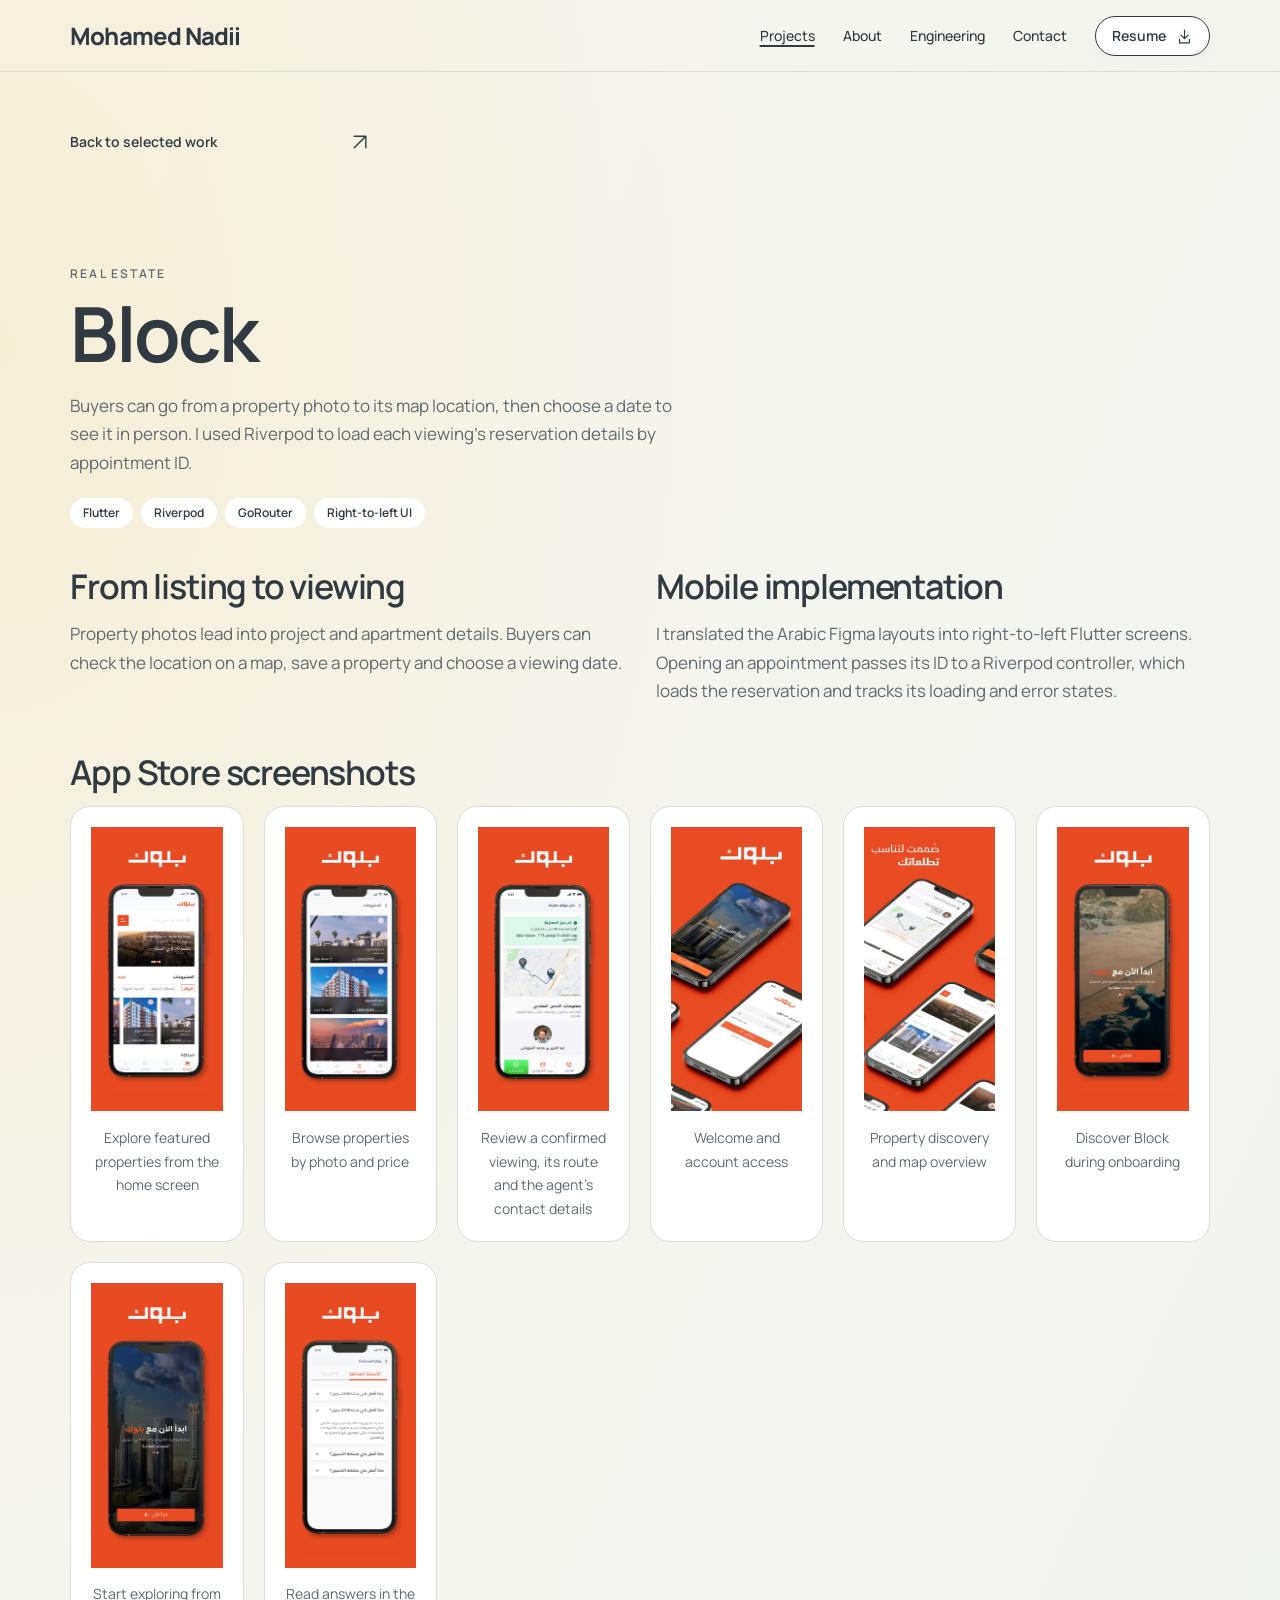
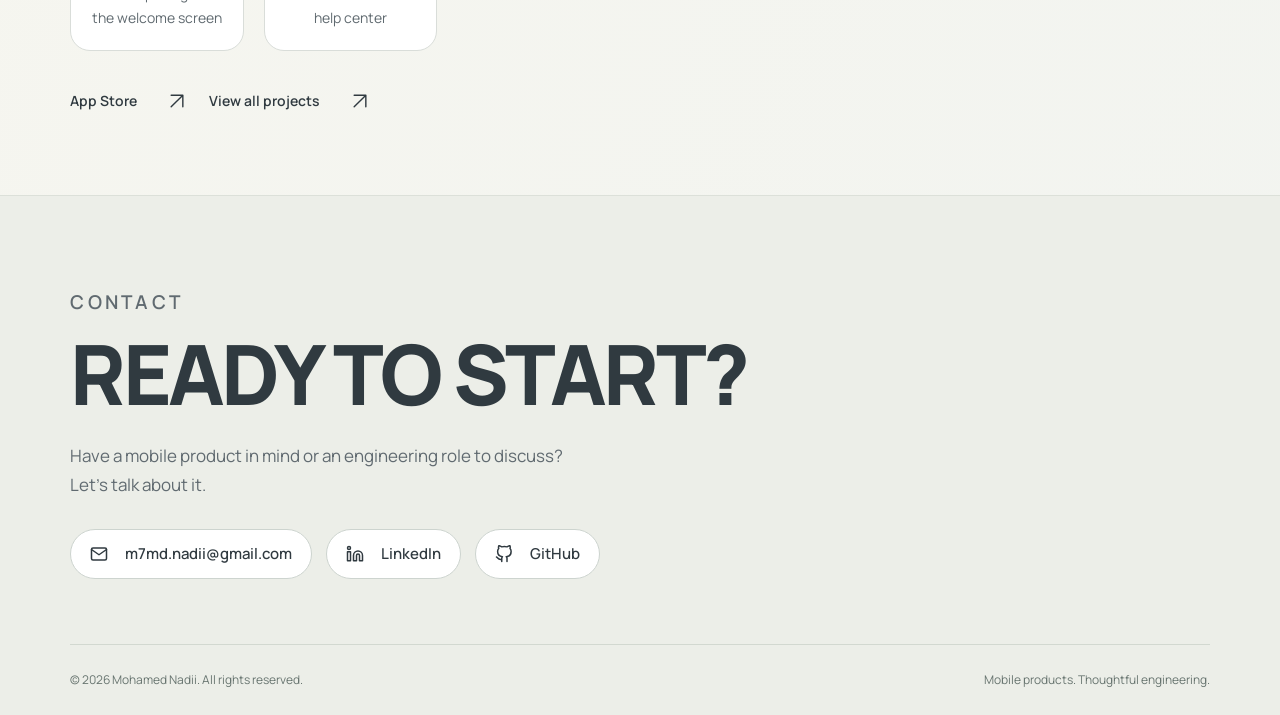
<file: work/block/index.html>
<!doctype html><html lang="en"><head><meta charset="UTF-8"><meta name="viewport" content="width=device-width,initial-scale=1"><meta name="theme-color" content="#f6f5ee"><meta name="color-scheme" content="light"><title>Block — Mobile Project | Mohamed Nadii</title><meta name="description" content="Buyers can go from a property photo to its map location, then choose a date to see it in person. I used Riverpod to load each viewing’s reservation details by appointment ID."><link rel="canonical" href="https://nadii7.github.io/work/block/"><meta property="og:type" content="website"><meta property="og:site_name" content="Mohamed Nadii"><meta property="og:title" content="Block — Mobile Project | Mohamed Nadii"><meta property="og:description" content="Buyers can go from a property photo to its map location, then choose a date to see it in person. I used Riverpod to load each viewing’s reservation details by appointment ID."><meta property="og:url" content="https://nadii7.github.io/work/block/"><meta property="og:image" content="https://nadii7.github.io/social.png"><meta property="og:image:alt" content="Mohamed Nadii — Mobile apps, from the ground up."><meta name="twitter:card" content="summary_large_image"><link rel="icon" href="/favicon.svg" type="image/svg+xml"><link rel="preload" href="/fonts/manrope.ttf" as="font" type="font/ttf" crossorigin><link rel="stylesheet" href="/styles.css"><link rel="stylesheet" href="/reference-theme.css"><script type="application/ld+json">{"@context":"https://schema.org","@type":"Person","name":"Mohamed Nadii","jobTitle":"Senior Flutter Developer","url":"https://nadii7.github.io","email":"mailto:m7md.nadii@gmail.com","sameAs":["https://github.com/Nadii7","https://www.linkedin.com/in/m7md-nadii"]}</script><script type="module" src="/app.js"></script></head><body><a class="skip-link" href="#main">Skip to content</a><header class="site-header container"><a class="wordmark" href="/" aria-label="Mohamed Nadii home">Mohamed Nadii</a><nav aria-label="Main navigation" id="main-nav"><a href="/#work" aria-current="page">Projects</a><a href="/#about">About</a><a href="/engineering/" >Engineering</a><a href="#contact">Contact</a><a class="resume-nav" href="/downloads/mohamed-nadii-resume-may-2025.pdf" download>Resume <svg class="icon " width="24" height="24" viewBox="0 0 24 24" fill="none" aria-hidden="true" focusable="false"><path d="M12 3v12M7 10l5 5 5-5M5 16v5h14v-5" stroke="currentColor" stroke-width="1.7" stroke-linecap="round" stroke-linejoin="round"/></svg></a></nav><button class="menu-toggle" type="button" aria-expanded="false" aria-controls="main-nav" aria-label="Open navigation"><svg class="icon " width="24" height="24" viewBox="0 0 24 24" fill="none" aria-hidden="true" focusable="false"><path d="M4 8h16M4 16h16" stroke="currentColor" stroke-width="1.7" stroke-linecap="round" stroke-linejoin="round"/></svg><span class="menu-label">Menu</span></button></header><main id="main" tabindex="-1"><article class="mobile-project container">
      <a class="text-link back-link" href="/#work" ><span>Back to selected work</span><svg class="icon " width="24" height="24" viewBox="0 0 24 24" fill="none" aria-hidden="true" focusable="false"><path d="M5 19L19 5M5 5h14v14" stroke="currentColor" stroke-width="1.7" stroke-linecap="round" stroke-linejoin="round"/></svg></a>
      <header><p class="section-label">Real estate</p><h1>Block</h1><p>Buyers can go from a property photo to its map location, then choose a date to see it in person. I used Riverpod to load each viewing’s reservation details by appointment ID.</p><ul class="tags" aria-label="Technologies"><li>Flutter</li><li>Riverpod</li><li>GoRouter</li><li>Right-to-left UI</li></ul></header>
      <div class="mobile-project-details"><section><h2>From listing to viewing</h2><p>Property photos lead into project and apartment details. Buyers can check the location on a map, save a property and choose a viewing date.</p></section><section><h2>Mobile implementation</h2><p>I translated the Arabic Figma layouts into right-to-left Flutter screens. Opening an appointment passes its ID to a Riverpod controller, which loads the reservation and tracks its loading and error states.</p></section></div>
      <section><h2>App Store screenshots</h2><div class="mobile-project-gallery"><figure><img class="" src="/images/selected/block-1.jpg" width="540" height="1170" alt="Explore featured properties from the home screen" loading="lazy" decoding="async"><figcaption>Explore featured properties from the home screen</figcaption></figure><figure><img class="" src="/images/selected/block-2.jpg" width="540" height="1170" alt="Browse properties by photo and price" loading="lazy" decoding="async"><figcaption>Browse properties by photo and price</figcaption></figure><figure><img class="" src="/images/selected/block-3.jpg" width="540" height="1170" alt="Review a confirmed viewing, its route and the agent’s contact details" loading="lazy" decoding="async"><figcaption>Review a confirmed viewing, its route and the agent’s contact details</figcaption></figure><figure><img class="" src="/images/selected/block-4.jpg" width="540" height="1170" alt="Welcome and account access" loading="lazy" decoding="async"><figcaption>Welcome and account access</figcaption></figure><figure><img class="" src="/images/selected/block-5.jpg" width="540" height="1170" alt="Property discovery and map overview" loading="lazy" decoding="async"><figcaption>Property discovery and map overview</figcaption></figure><figure><img class="" src="/images/selected/block-6.jpg" width="540" height="1170" alt="Discover Block during onboarding" loading="lazy" decoding="async"><figcaption>Discover Block during onboarding</figcaption></figure><figure><img class="" src="/images/selected/block-7.jpg" width="540" height="1170" alt="Start exploring from the welcome screen" loading="lazy" decoding="async"><figcaption>Start exploring from the welcome screen</figcaption></figure><figure><img class="" src="/images/selected/block-8.jpg" width="540" height="1170" alt="Read answers in the help center" loading="lazy" decoding="async"><figcaption>Read answers in the help center</figcaption></figure></div></section>
      <nav class="mobile-project-links" aria-label="Project links"><a class="text-link" href="https://apps.apple.com/eg/app/block/id6502603416" ><span>App Store</span><svg class="icon " width="24" height="24" viewBox="0 0 24 24" fill="none" aria-hidden="true" focusable="false"><path d="M5 19L19 5M5 5h14v14" stroke="currentColor" stroke-width="1.7" stroke-linecap="round" stroke-linejoin="round"/></svg></a><a class="text-link" href="/#work" ><span>View all projects</span><svg class="icon " width="24" height="24" viewBox="0 0 24 24" fill="none" aria-hidden="true" focusable="false"><path d="M5 19L19 5M5 5h14v14" stroke="currentColor" stroke-width="1.7" stroke-linecap="round" stroke-linejoin="round"/></svg></a></nav>
    </article></main><footer class="contact" id="contact"><div class="container"><p class="section-label">Contact</p><h2>READY TO START?</h2><p>Have a mobile product in mind or an engineering role to discuss?<br>Let’s talk about it.</p><div class="contact-actions"><a class="contact-email" href="mailto:m7md.nadii@gmail.com"><svg class="icon " width="24" height="24" viewBox="0 0 24 24" fill="none" stroke="currentColor" stroke-width="2" stroke-linecap="round" stroke-linejoin="round" aria-hidden="true" focusable="false"><rect x="2" y="4" width="20" height="16" rx="2"/><path d="m22 6-10 7L2 6"/></svg><span>m7md.nadii@gmail.com</span></a><a class="social-link" href="https://www.linkedin.com/in/m7md-nadii"><svg class="icon " width="24" height="24" viewBox="0 0 24 24" fill="none" stroke="currentColor" stroke-width="2" stroke-linecap="round" stroke-linejoin="round" aria-hidden="true" focusable="false"><path d="M16 8a6 6 0 0 1 6 6v7h-4v-7a2 2 0 0 0-4 0v7h-4v-7a6 6 0 0 1 6-6Z"/><rect x="2" y="9" width="4" height="12"/><circle cx="4" cy="4" r="2"/></svg><span>LinkedIn</span></a><a class="social-link" href="https://github.com/Nadii7"><svg class="icon " width="24" height="24" viewBox="0 0 24 24" fill="none" stroke="currentColor" stroke-width="2" stroke-linecap="round" stroke-linejoin="round" aria-hidden="true" focusable="false"><path d="M9 19c-5 1.5-5-2.5-7-3m14 6v-3.87a3.37 3.37 0 0 0-.94-2.61c3.14-.35 6.44-1.54 6.44-7A5.44 5.44 0 0 0 20 4.77 5.07 5.07 0 0 0 19.91 1S18.73.65 16 2.48a13.38 13.38 0 0 0-7 0C6.27.65 5.09 1 5.09 1A5.07 5.07 0 0 0 5 4.77a5.44 5.44 0 0 0-1.5 3.78c0 5.42 3.3 6.61 6.44 7A3.37 3.37 0 0 0 9 18.13V22"/></svg><span>GitHub</span></a></div><div class="footer-bottom"><p>© 2026 Mohamed Nadii. All rights reserved.</p><a href="/#work">Mobile products. Thoughtful engineering.</a></div></div></footer></body></html>
</file>
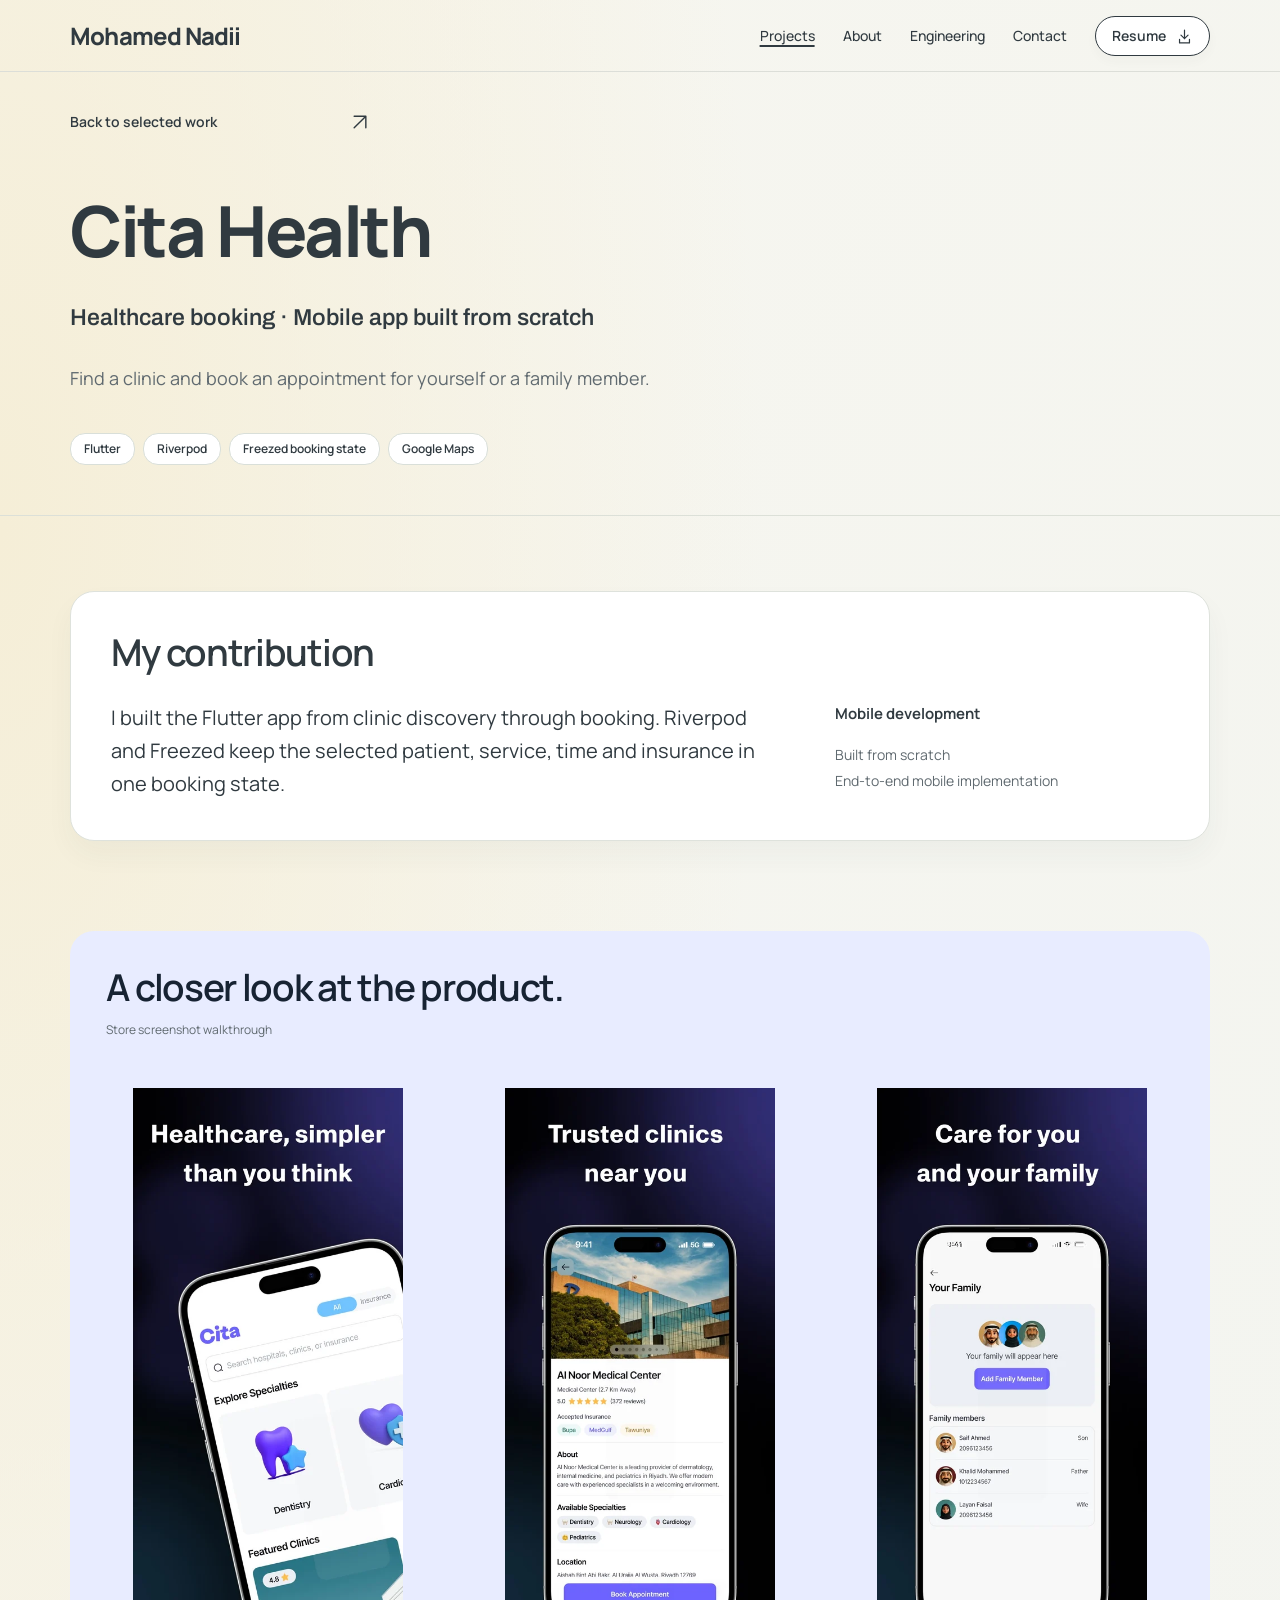
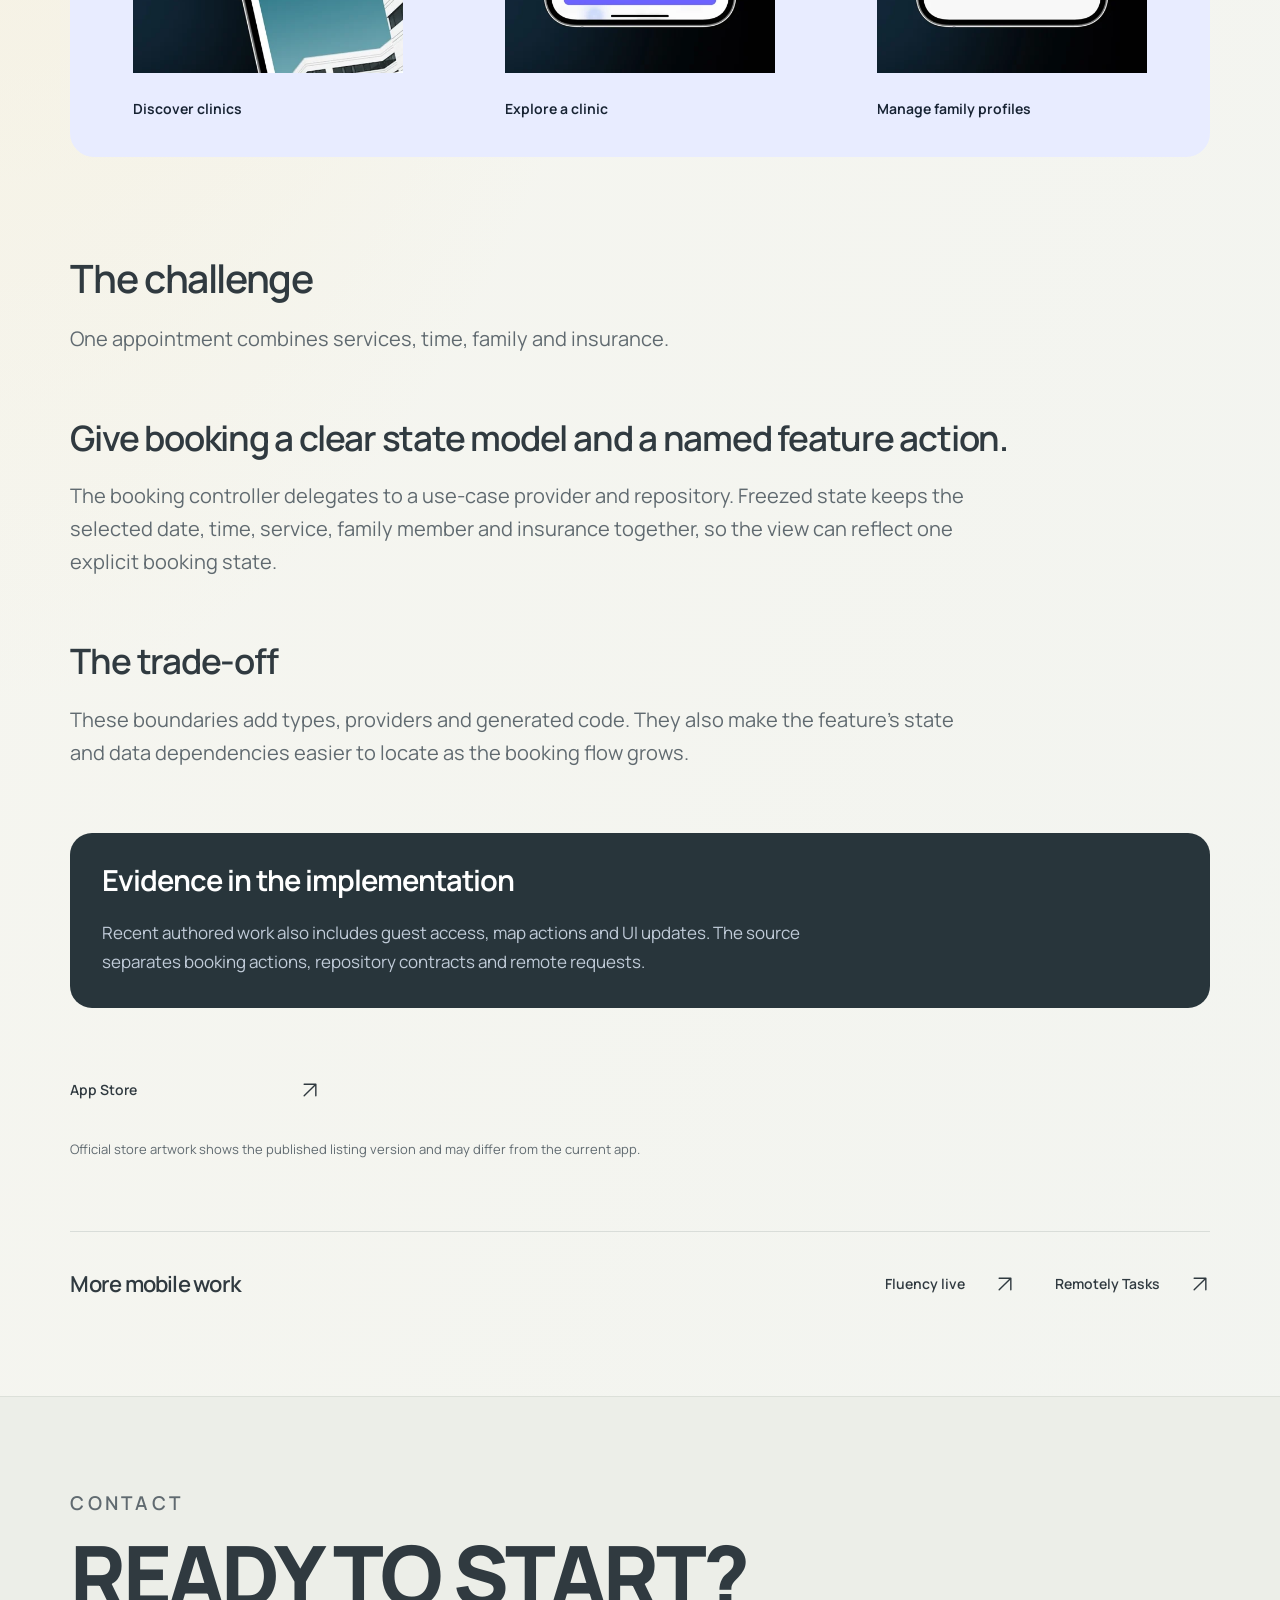
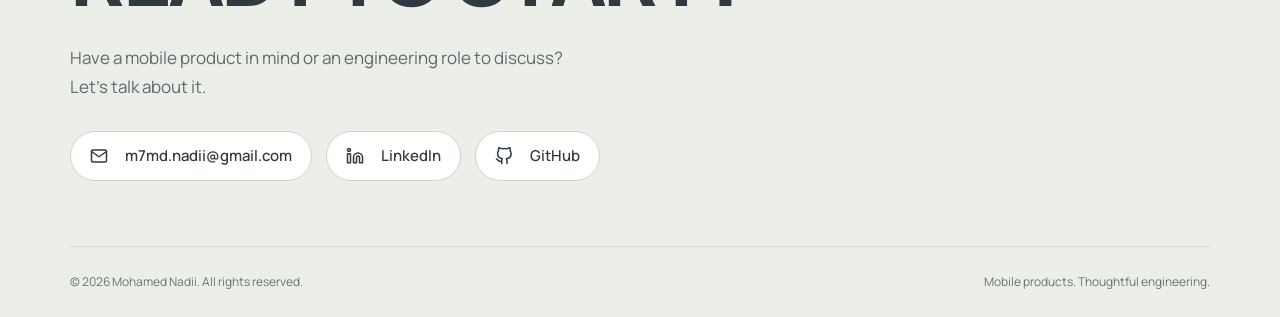
<file: work/cita/index.html>
<!doctype html><html lang="en"><head><meta charset="UTF-8"><meta name="viewport" content="width=device-width,initial-scale=1"><meta name="theme-color" content="#f6f5ee"><meta name="color-scheme" content="light"><title>Cita Health — Mobile Case Study | Mohamed Nadii</title><meta name="description" content="Cita Health: Patients can book for themselves or a family member and select the insurance for that visit. I used a Freezed model to keep the patient, service and time together as the booking changes. Built from scratch by Mohamed Nadii, with a closer look at the engineering behind the app."><link rel="canonical" href="https://nadii7.github.io/work/cita/"><meta property="og:type" content="website"><meta property="og:site_name" content="Mohamed Nadii"><meta property="og:title" content="Cita Health — Mobile Case Study | Mohamed Nadii"><meta property="og:description" content="Cita Health: Patients can book for themselves or a family member and select the insurance for that visit. I used a Freezed model to keep the patient, service and time together as the booking changes. Built from scratch by Mohamed Nadii, with a closer look at the engineering behind the app."><meta property="og:url" content="https://nadii7.github.io/work/cita/"><meta property="og:image" content="https://nadii7.github.io/social.png"><meta property="og:image:alt" content="Mohamed Nadii — Mobile apps, from the ground up."><meta name="twitter:card" content="summary_large_image"><link rel="icon" href="/favicon.svg" type="image/svg+xml"><link rel="preload" href="/fonts/manrope.ttf" as="font" type="font/ttf" crossorigin><link rel="stylesheet" href="/styles.css"><link rel="stylesheet" href="/reference-theme.css"><script type="application/ld+json">{"@context":"https://schema.org","@type":"Person","name":"Mohamed Nadii","jobTitle":"Senior Flutter Developer","url":"https://nadii7.github.io","email":"mailto:m7md.nadii@gmail.com","sameAs":["https://github.com/Nadii7","https://www.linkedin.com/in/m7md-nadii"]}</script><script type="module" src="/app.js"></script></head><body><a class="skip-link" href="#main">Skip to content</a><header class="site-header container"><a class="wordmark" href="/" aria-label="Mohamed Nadii home">Mohamed Nadii</a><nav aria-label="Main navigation" id="main-nav"><a href="/#work" aria-current="page">Projects</a><a href="/#about">About</a><a href="/engineering/" >Engineering</a><a href="#contact">Contact</a><a class="resume-nav" href="/downloads/mohamed-nadii-resume-may-2025.pdf" download>Resume <svg class="icon " width="24" height="24" viewBox="0 0 24 24" fill="none" aria-hidden="true" focusable="false"><path d="M12 3v12M7 10l5 5 5-5M5 16v5h14v-5" stroke="currentColor" stroke-width="1.7" stroke-linecap="round" stroke-linejoin="round"/></svg></a></nav><button class="menu-toggle" type="button" aria-expanded="false" aria-controls="main-nav" aria-label="Open navigation"><svg class="icon " width="24" height="24" viewBox="0 0 24 24" fill="none" aria-hidden="true" focusable="false"><path d="M4 8h16M4 16h16" stroke="currentColor" stroke-width="1.7" stroke-linecap="round" stroke-linejoin="round"/></svg><span class="menu-label">Menu</span></button></header><main id="main" tabindex="-1"><section class="case-hero project-cita" style="--project-bg:#E8ECFF;--project-ink:#172333"><div class="container"><a class="text-link back-link" href="/#work" ><span>Back to selected work</span><svg class="icon " width="24" height="24" viewBox="0 0 24 24" fill="none" aria-hidden="true" focusable="false"><path d="M5 19L19 5M5 5h14v14" stroke="currentColor" stroke-width="1.7" stroke-linecap="round" stroke-linejoin="round"/></svg></a><h1>Cita Health</h1><p class="case-subtitle">Healthcare booking · Mobile app built from scratch</p><p class="case-focus">Find a clinic and book an appointment for yourself or a family member.</p><ul class="tags" aria-label="Technologies"><li>Flutter</li><li>Riverpod</li><li>Freezed booking state</li><li>Google Maps</li></ul></div></section><div class="container case-body"><section class="contribution-panel" aria-labelledby="contribution-title"><h2 id="contribution-title">My contribution</h2><div class="contribution-grid"><p>I built the Flutter app from clinic discovery through booking. Riverpod and Freezed keep the selected patient, service, time and insurance in one booking state.</p><div><h3>Mobile development</h3><p>Built from scratch<br>End-to-end mobile implementation</p></div></div></section><section class="walkthrough project-cita" style="--project-bg:#E8ECFF;--project-ink:#172333" aria-labelledby="walkthrough-title">
    <h2 id="walkthrough-title">A closer look at the product.</h2>
    <p class="gallery-label">Store screenshot walkthrough</p>
    <div class="gallery" data-gallery>
      <ol class="gallery-track" tabindex="0" aria-label="Cita Health screenshots">
        <li class="gallery-slide"><figure><img class="" src="/images/cita-app-store-1-480.webp" srcset="/images/cita-app-store-1-240.webp 240w, /images/cita-app-store-1-480.webp 480w, /images/cita-app-store-1-768.webp 768w" sizes="(max-width: 700px) 230px, 300px" width="924" height="2000" alt="Cita Health — Discover clinics" loading="lazy" decoding="async" ><figcaption>Discover clinics</figcaption></figure></li><li class="gallery-slide"><figure><img class="" src="/images/cita-app-store-2-480.webp" srcset="/images/cita-app-store-2-240.webp 240w, /images/cita-app-store-2-480.webp 480w, /images/cita-app-store-2-768.webp 768w" sizes="(max-width: 700px) 230px, 300px" width="924" height="2000" alt="Cita Health — Explore a clinic" loading="lazy" decoding="async" ><figcaption>Explore a clinic</figcaption></figure></li><li class="gallery-slide"><figure><img class="" src="/images/cita-app-store-4-480.webp" srcset="/images/cita-app-store-4-240.webp 240w, /images/cita-app-store-4-480.webp 480w, /images/cita-app-store-4-768.webp 768w" sizes="(max-width: 700px) 230px, 300px" width="924" height="2000" alt="Cita Health — Manage family profiles" loading="lazy" decoding="async" ><figcaption>Manage family profiles</figcaption></figure></li>
      </ol>
      <div class="gallery-controls">
        <button class="icon-button" type="button" data-gallery-prev aria-label="Previous screenshot" disabled><svg class="icon " width="24" height="24" viewBox="0 0 24 24" fill="none" aria-hidden="true" focusable="false"><path d="M20 12H4M10 6l-6 6 6 6" stroke="currentColor" stroke-width="1.7" stroke-linecap="round" stroke-linejoin="round"/></svg></button>
        <span data-gallery-status role="status" aria-live="polite">1 of 3</span>
        <button class="icon-button" type="button" data-gallery-next aria-label="Next screenshot"><svg class="icon " width="24" height="24" viewBox="0 0 24 24" fill="none" aria-hidden="true" focusable="false"><path d="M4 12h16M14 6l6 6-6 6" stroke="currentColor" stroke-width="1.7" stroke-linecap="round" stroke-linejoin="round"/></svg></button>
      </div>
    </div>
  </section><section class="case-reasoning" aria-label="Engineering decisions"><div><h2>The challenge</h2><p>One appointment combines services, time, family and insurance.</p></div><div><h2>Give booking a clear state model and a named feature action.</h2><p>The booking controller delegates to a use-case provider and repository. Freezed state keeps the selected date, time, service, family member and insurance together, so the view can reflect one explicit booking state.</p></div><div><h2>The trade-off</h2><p>These boundaries add types, providers and generated code. They also make the feature’s state and data dependencies easier to locate as the booking flow grows.</p></div><aside class="evidence-panel reverse"><h3>Evidence in the implementation</h3><p>Recent authored work also includes guest access, map actions and UI updates. The source separates booking actions, repository contracts and remote requests.</p></aside></section><div class="store-links" aria-label="Published app links"><a class="text-link" href="https://apps.apple.com/sa/app/cita-health/id6756308958?uo=4" ><span>App Store</span><svg class="icon " width="24" height="24" viewBox="0 0 24 24" fill="none" aria-hidden="true" focusable="false"><path d="M5 19L19 5M5 5h14v14" stroke="currentColor" stroke-width="1.7" stroke-linecap="round" stroke-linejoin="round"/></svg></a></div><p class="store-note">Official store artwork shows the published listing version and may differ from the current app.</p><nav class="other-work" aria-label="More mobile work"><h2>More mobile work</h2><a class="text-link" href="/work/fluency/" ><span>Fluency live</span><svg class="icon " width="24" height="24" viewBox="0 0 24 24" fill="none" aria-hidden="true" focusable="false"><path d="M5 19L19 5M5 5h14v14" stroke="currentColor" stroke-width="1.7" stroke-linecap="round" stroke-linejoin="round"/></svg></a><a class="text-link" href="/work/remotely/" ><span>Remotely Tasks</span><svg class="icon " width="24" height="24" viewBox="0 0 24 24" fill="none" aria-hidden="true" focusable="false"><path d="M5 19L19 5M5 5h14v14" stroke="currentColor" stroke-width="1.7" stroke-linecap="round" stroke-linejoin="round"/></svg></a></nav></div></main><footer class="contact" id="contact"><div class="container"><p class="section-label">Contact</p><h2>READY TO START?</h2><p>Have a mobile product in mind or an engineering role to discuss?<br>Let’s talk about it.</p><div class="contact-actions"><a class="contact-email" href="mailto:m7md.nadii@gmail.com"><svg class="icon " width="24" height="24" viewBox="0 0 24 24" fill="none" stroke="currentColor" stroke-width="2" stroke-linecap="round" stroke-linejoin="round" aria-hidden="true" focusable="false"><rect x="2" y="4" width="20" height="16" rx="2"/><path d="m22 6-10 7L2 6"/></svg><span>m7md.nadii@gmail.com</span></a><a class="social-link" href="https://www.linkedin.com/in/m7md-nadii"><svg class="icon " width="24" height="24" viewBox="0 0 24 24" fill="none" stroke="currentColor" stroke-width="2" stroke-linecap="round" stroke-linejoin="round" aria-hidden="true" focusable="false"><path d="M16 8a6 6 0 0 1 6 6v7h-4v-7a2 2 0 0 0-4 0v7h-4v-7a6 6 0 0 1 6-6Z"/><rect x="2" y="9" width="4" height="12"/><circle cx="4" cy="4" r="2"/></svg><span>LinkedIn</span></a><a class="social-link" href="https://github.com/Nadii7"><svg class="icon " width="24" height="24" viewBox="0 0 24 24" fill="none" stroke="currentColor" stroke-width="2" stroke-linecap="round" stroke-linejoin="round" aria-hidden="true" focusable="false"><path d="M9 19c-5 1.5-5-2.5-7-3m14 6v-3.87a3.37 3.37 0 0 0-.94-2.61c3.14-.35 6.44-1.54 6.44-7A5.44 5.44 0 0 0 20 4.77 5.07 5.07 0 0 0 19.91 1S18.73.65 16 2.48a13.38 13.38 0 0 0-7 0C6.27.65 5.09 1 5.09 1A5.07 5.07 0 0 0 5 4.77a5.44 5.44 0 0 0-1.5 3.78c0 5.42 3.3 6.61 6.44 7A3.37 3.37 0 0 0 9 18.13V22"/></svg><span>GitHub</span></a></div><div class="footer-bottom"><p>© 2026 Mohamed Nadii. All rights reserved.</p><a href="/#work">Mobile products. Thoughtful engineering.</a></div></div></footer></body></html>
</file>
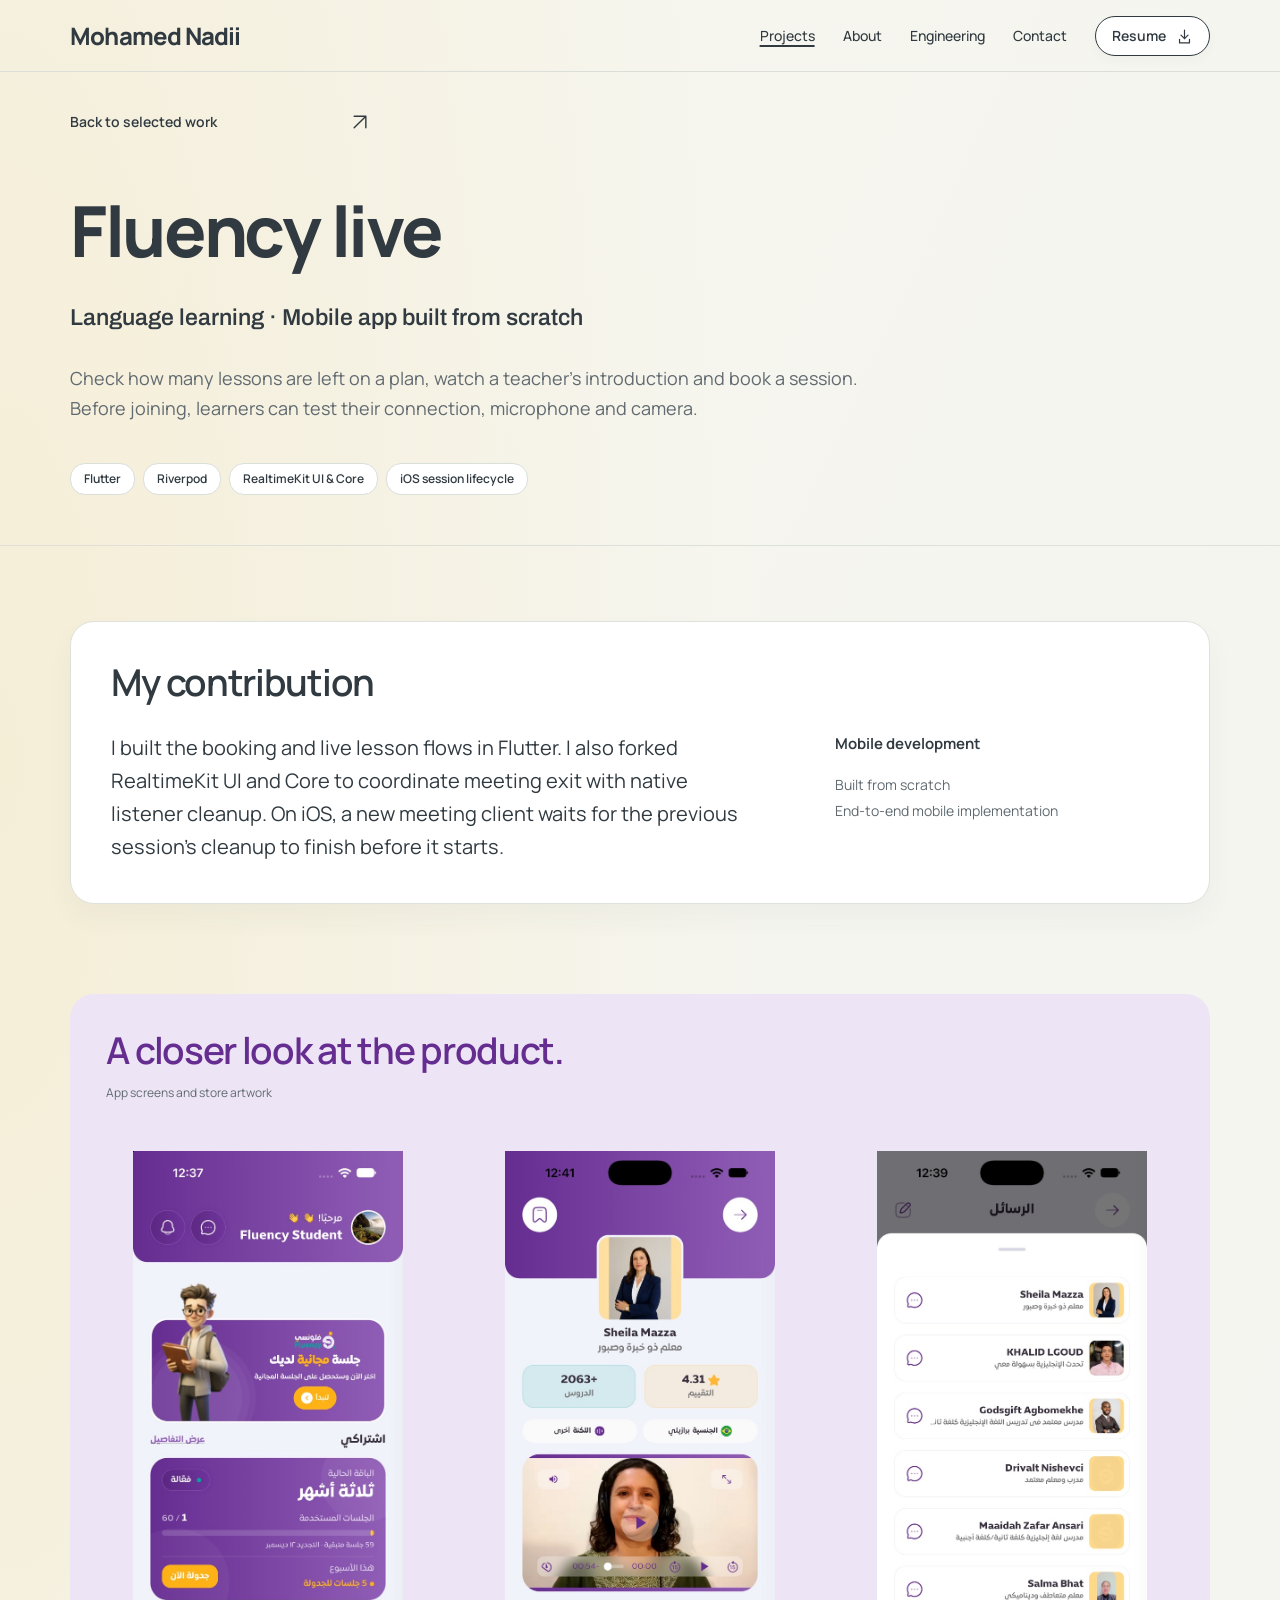
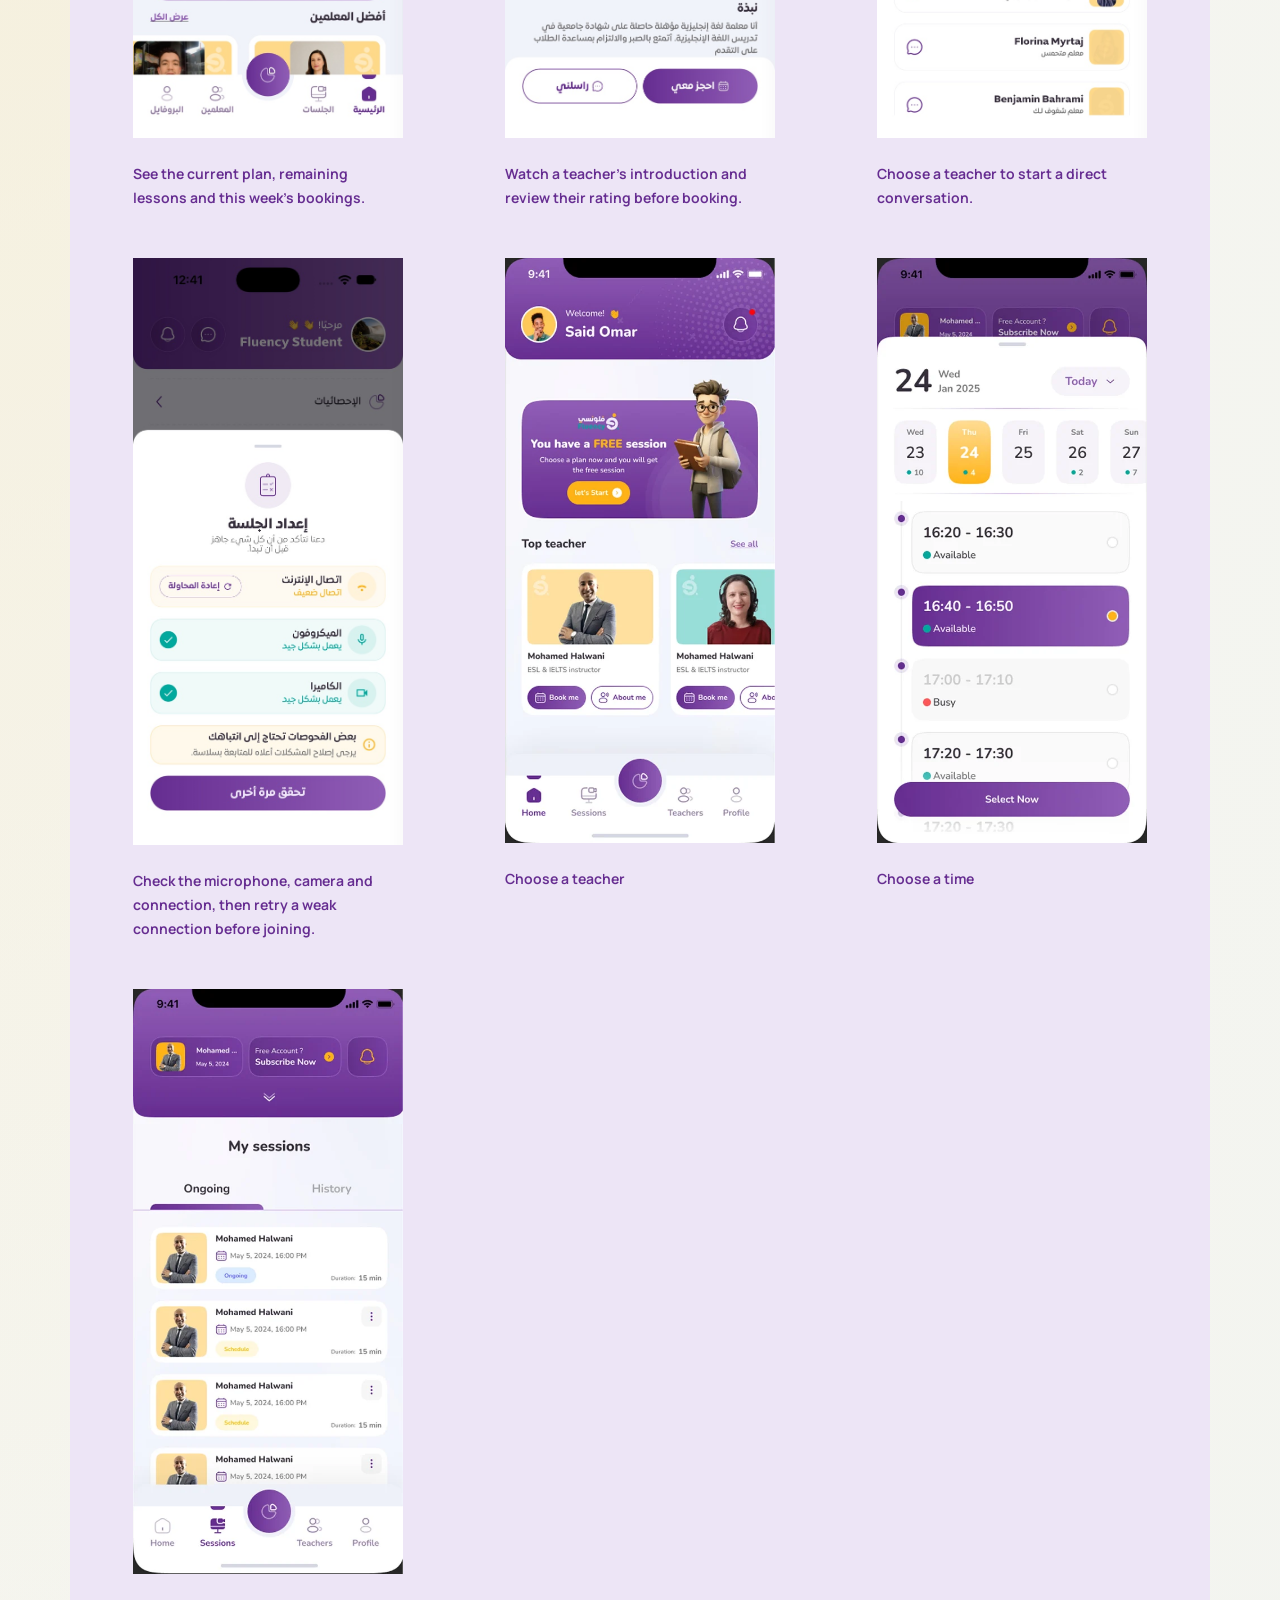
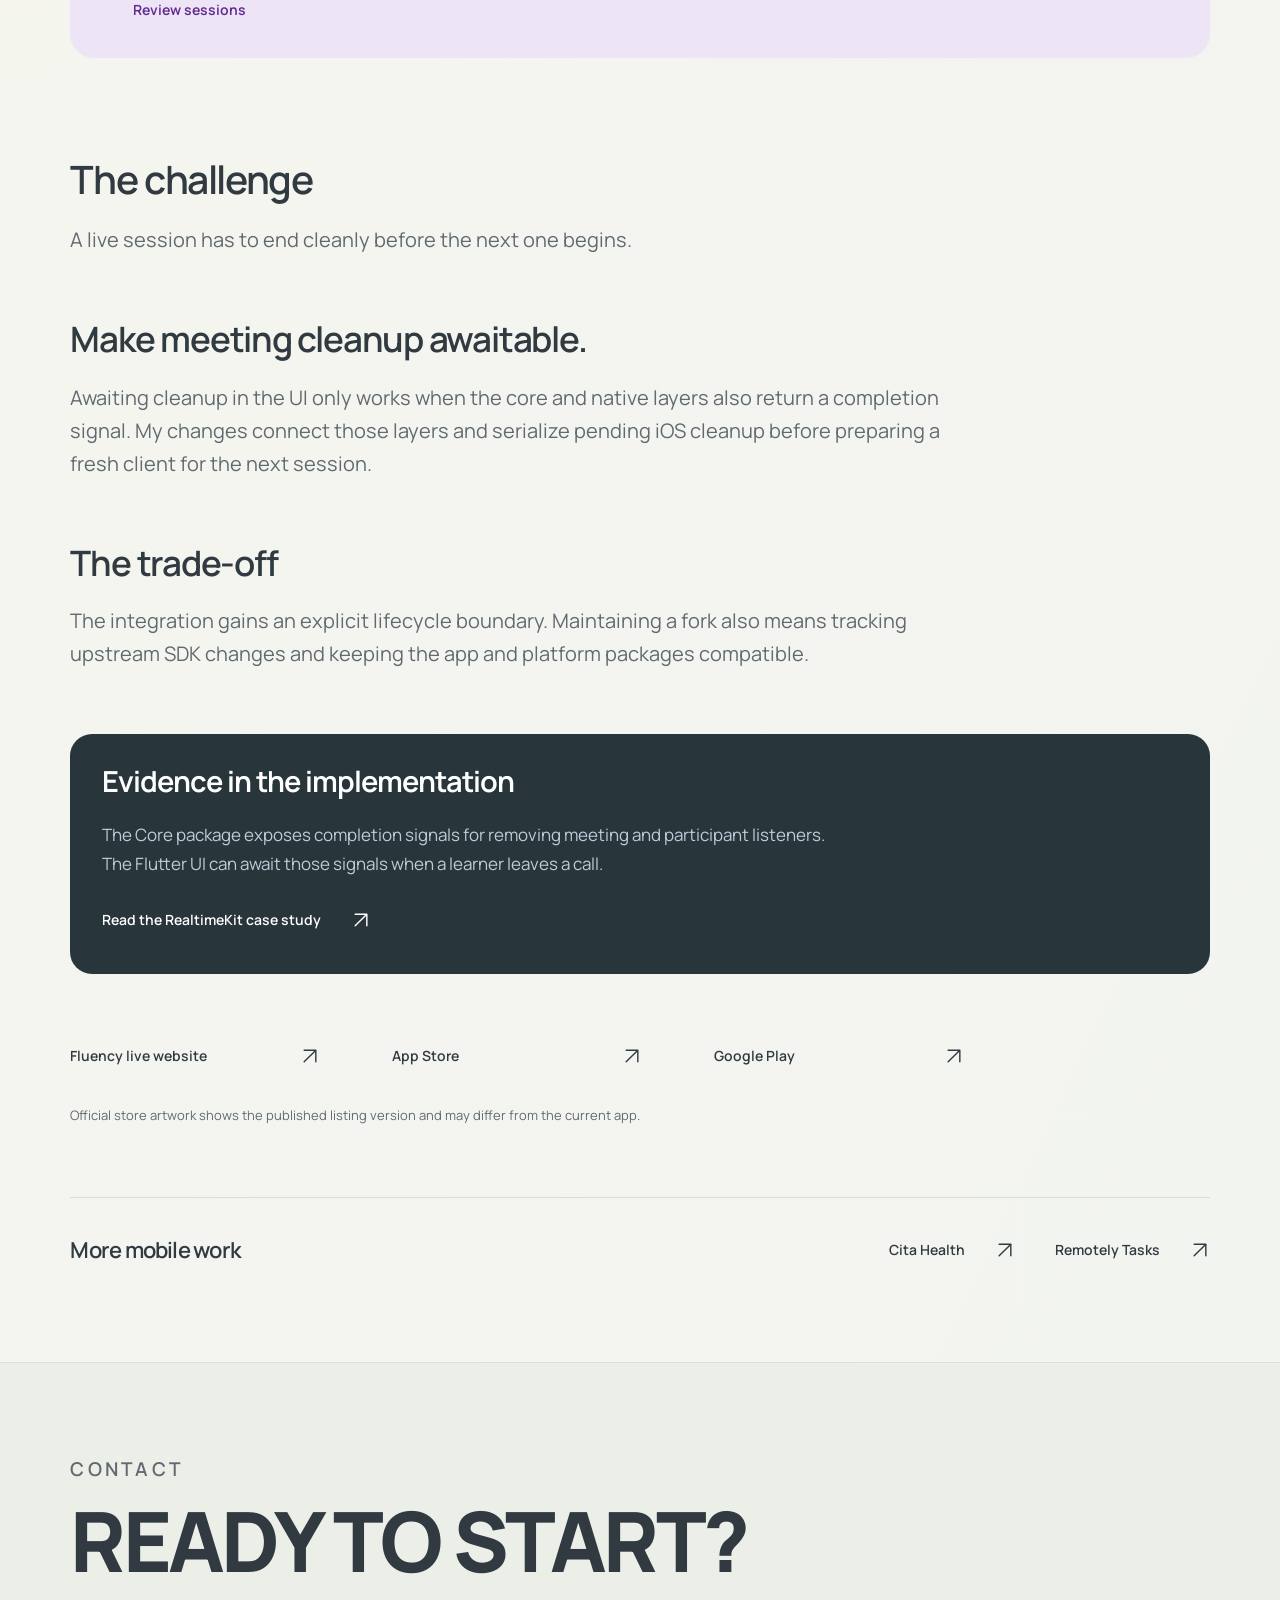
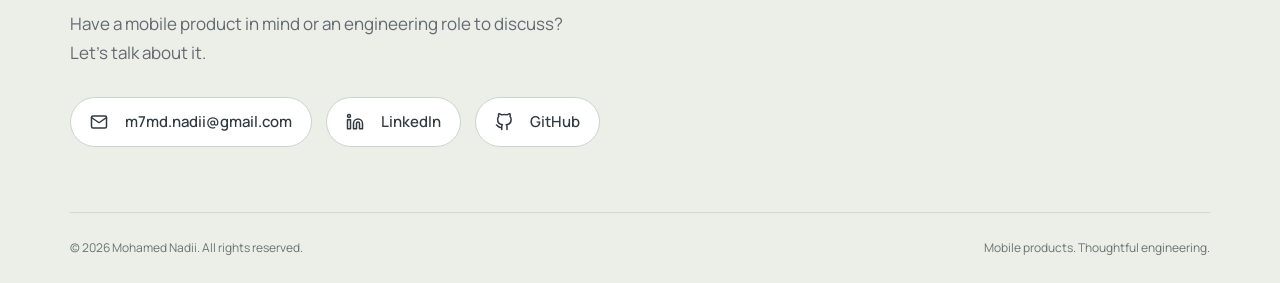
<file: work/fluency/index.html>
<!doctype html><html lang="en"><head><meta charset="UTF-8"><meta name="viewport" content="width=device-width,initial-scale=1"><meta name="theme-color" content="#f6f5ee"><meta name="color-scheme" content="light"><title>Fluency live — Mobile Case Study | Mohamed Nadii</title><meta name="description" content="Fluency live: Learners book a teacher and join a live language lesson. I extended RealtimeKit’s Flutter UI and Core packages so leaving one lesson and joining the next happen in the right order. Built from scratch by Mohamed Nadii, with a closer look at the engineering behind the app."><link rel="canonical" href="https://nadii7.github.io/work/fluency/"><meta property="og:type" content="website"><meta property="og:site_name" content="Mohamed Nadii"><meta property="og:title" content="Fluency live — Mobile Case Study | Mohamed Nadii"><meta property="og:description" content="Fluency live: Learners book a teacher and join a live language lesson. I extended RealtimeKit’s Flutter UI and Core packages so leaving one lesson and joining the next happen in the right order. Built from scratch by Mohamed Nadii, with a closer look at the engineering behind the app."><meta property="og:url" content="https://nadii7.github.io/work/fluency/"><meta property="og:image" content="https://nadii7.github.io/social.png"><meta property="og:image:alt" content="Mohamed Nadii — Mobile apps, from the ground up."><meta name="twitter:card" content="summary_large_image"><link rel="icon" href="/favicon.svg" type="image/svg+xml"><link rel="preload" href="/fonts/manrope.ttf" as="font" type="font/ttf" crossorigin><link rel="stylesheet" href="/styles.css"><link rel="stylesheet" href="/reference-theme.css"><script type="application/ld+json">{"@context":"https://schema.org","@type":"Person","name":"Mohamed Nadii","jobTitle":"Senior Flutter Developer","url":"https://nadii7.github.io","email":"mailto:m7md.nadii@gmail.com","sameAs":["https://github.com/Nadii7","https://www.linkedin.com/in/m7md-nadii"]}</script><script type="module" src="/app.js"></script></head><body><a class="skip-link" href="#main">Skip to content</a><header class="site-header container"><a class="wordmark" href="/" aria-label="Mohamed Nadii home">Mohamed Nadii</a><nav aria-label="Main navigation" id="main-nav"><a href="/#work" aria-current="page">Projects</a><a href="/#about">About</a><a href="/engineering/" >Engineering</a><a href="#contact">Contact</a><a class="resume-nav" href="/downloads/mohamed-nadii-resume-may-2025.pdf" download>Resume <svg class="icon " width="24" height="24" viewBox="0 0 24 24" fill="none" aria-hidden="true" focusable="false"><path d="M12 3v12M7 10l5 5 5-5M5 16v5h14v-5" stroke="currentColor" stroke-width="1.7" stroke-linecap="round" stroke-linejoin="round"/></svg></a></nav><button class="menu-toggle" type="button" aria-expanded="false" aria-controls="main-nav" aria-label="Open navigation"><svg class="icon " width="24" height="24" viewBox="0 0 24 24" fill="none" aria-hidden="true" focusable="false"><path d="M4 8h16M4 16h16" stroke="currentColor" stroke-width="1.7" stroke-linecap="round" stroke-linejoin="round"/></svg><span class="menu-label">Menu</span></button></header><main id="main" tabindex="-1"><section class="case-hero project-fluency" style="--project-bg:#EDE5F6;--project-ink:#662D91"><div class="container"><a class="text-link back-link" href="/#work" ><span>Back to selected work</span><svg class="icon " width="24" height="24" viewBox="0 0 24 24" fill="none" aria-hidden="true" focusable="false"><path d="M5 19L19 5M5 5h14v14" stroke="currentColor" stroke-width="1.7" stroke-linecap="round" stroke-linejoin="round"/></svg></a><h1>Fluency live</h1><p class="case-subtitle">Language learning · Mobile app built from scratch</p><p class="case-focus">Check how many lessons are left on a plan, watch a teacher’s introduction and book a session. Before joining, learners can test their connection, microphone and camera.</p><ul class="tags" aria-label="Technologies"><li>Flutter</li><li>Riverpod</li><li>RealtimeKit UI &amp; Core</li><li>iOS session lifecycle</li></ul></div></section><div class="container case-body"><section class="contribution-panel" aria-labelledby="contribution-title"><h2 id="contribution-title">My contribution</h2><div class="contribution-grid"><p>I built the booking and live lesson flows in Flutter. I also forked RealtimeKit UI and Core to coordinate meeting exit with native listener cleanup. On iOS, a new meeting client waits for the previous session’s cleanup to finish before it starts.</p><div><h3>Mobile development</h3><p>Built from scratch<br>End-to-end mobile implementation</p></div></div></section><section class="walkthrough project-fluency" style="--project-bg:#EDE5F6;--project-ink:#662D91" aria-labelledby="walkthrough-title">
    <h2 id="walkthrough-title">A closer look at the product.</h2>
    <p class="gallery-label">App screens and store artwork</p>
    <div class="gallery" data-gallery>
      <ol class="gallery-track" tabindex="0" aria-label="Fluency live screenshots">
        <li class="gallery-slide"><figure><img src="/images/features/fluency-plan.jpg" width="603" height="1311" alt="See the current plan, remaining lessons and this week’s bookings." loading="lazy" decoding="async"><figcaption>See the current plan, remaining lessons and this week’s bookings.</figcaption></figure></li><li class="gallery-slide"><figure><img src="/images/features/fluency-teacher.jpg" width="603" height="1311" alt="Watch a teacher’s introduction and review their rating before booking." loading="lazy" decoding="async"><figcaption>Watch a teacher’s introduction and review their rating before booking.</figcaption></figure></li><li class="gallery-slide"><figure><img src="/images/features/fluency-message.jpg" width="603" height="1311" alt="Choose a teacher to start a direct conversation." loading="lazy" decoding="async"><figcaption>Choose a teacher to start a direct conversation.</figcaption></figure></li><li class="gallery-slide"><figure><img src="/images/features/fluency-device-check.jpg" width="603" height="1311" alt="Check the microphone, camera and connection, then retry a weak connection before joining." loading="lazy" decoding="async"><figcaption>Check the microphone, camera and connection, then retry a weak connection before joining.</figcaption></figure></li><li class="gallery-slide"><figure><img class="" src="/images/fluency-google-play-1-480.webp" srcset="/images/fluency-google-play-1-240.webp 240w, /images/fluency-google-play-1-480.webp 480w, /images/fluency-google-play-1-768.webp 768w" sizes="(max-width: 700px) 230px, 300px" width="1080" height="2341" alt="Fluency live — Choose a teacher" loading="lazy" decoding="async" ><figcaption>Choose a teacher</figcaption></figure></li><li class="gallery-slide"><figure><img class="" src="/images/fluency-google-play-2-480.webp" srcset="/images/fluency-google-play-2-240.webp 240w, /images/fluency-google-play-2-480.webp 480w, /images/fluency-google-play-2-768.webp 768w" sizes="(max-width: 700px) 230px, 300px" width="1080" height="2341" alt="Fluency live — Choose a time" loading="lazy" decoding="async" ><figcaption>Choose a time</figcaption></figure></li><li class="gallery-slide"><figure><img class="" src="/images/fluency-app-store-6-480.webp" srcset="/images/fluency-app-store-6-240.webp 240w, /images/fluency-app-store-6-480.webp 480w, /images/fluency-app-store-6-768.webp 768w" sizes="(max-width: 700px) 230px, 300px" width="923" height="2000" alt="Fluency live — Review sessions" loading="lazy" decoding="async" ><figcaption>Review sessions</figcaption></figure></li>
      </ol>
      <div class="gallery-controls">
        <button class="icon-button" type="button" data-gallery-prev aria-label="Previous screenshot" disabled><svg class="icon " width="24" height="24" viewBox="0 0 24 24" fill="none" aria-hidden="true" focusable="false"><path d="M20 12H4M10 6l-6 6 6 6" stroke="currentColor" stroke-width="1.7" stroke-linecap="round" stroke-linejoin="round"/></svg></button>
        <span data-gallery-status role="status" aria-live="polite">1 of 7</span>
        <button class="icon-button" type="button" data-gallery-next aria-label="Next screenshot"><svg class="icon " width="24" height="24" viewBox="0 0 24 24" fill="none" aria-hidden="true" focusable="false"><path d="M4 12h16M14 6l6 6-6 6" stroke="currentColor" stroke-width="1.7" stroke-linecap="round" stroke-linejoin="round"/></svg></button>
      </div>
    </div>
  </section><section class="case-reasoning" aria-label="Engineering decisions"><div><h2>The challenge</h2><p>A live session has to end cleanly before the next one begins.</p></div><div><h2>Make meeting cleanup awaitable.</h2><p>Awaiting cleanup in the UI only works when the core and native layers also return a completion signal. My changes connect those layers and serialize pending iOS cleanup before preparing a fresh client for the next session.</p></div><div><h2>The trade-off</h2><p>The integration gains an explicit lifecycle boundary. Maintaining a fork also means tracking upstream SDK changes and keeping the app and platform packages compatible.</p></div><aside class="evidence-panel reverse"><h3>Evidence in the implementation</h3><p>The Core package exposes completion signals for removing meeting and participant listeners. The Flutter UI can await those signals when a learner leaves a call.</p><a class="text-link" href="/engineering/" ><span>Read the RealtimeKit case study</span><svg class="icon " width="24" height="24" viewBox="0 0 24 24" fill="none" aria-hidden="true" focusable="false"><path d="M5 19L19 5M5 5h14v14" stroke="currentColor" stroke-width="1.7" stroke-linecap="round" stroke-linejoin="round"/></svg></a></aside></section><div class="store-links" aria-label="Published app links"><a class="text-link" href="https://fluency.sa/live" ><span>Fluency live website</span><svg class="icon " width="24" height="24" viewBox="0 0 24 24" fill="none" aria-hidden="true" focusable="false"><path d="M5 19L19 5M5 5h14v14" stroke="currentColor" stroke-width="1.7" stroke-linecap="round" stroke-linejoin="round"/></svg></a><a class="text-link" href="https://apps.apple.com/sa/app/fluency-live/id6745734835?uo=4" ><span>App Store</span><svg class="icon " width="24" height="24" viewBox="0 0 24 24" fill="none" aria-hidden="true" focusable="false"><path d="M5 19L19 5M5 5h14v14" stroke="currentColor" stroke-width="1.7" stroke-linecap="round" stroke-linejoin="round"/></svg></a><a class="text-link" href="https://play.google.com/store/apps/details?id=com.fluency.fluency_live_app" ><span>Google Play</span><svg class="icon " width="24" height="24" viewBox="0 0 24 24" fill="none" aria-hidden="true" focusable="false"><path d="M5 19L19 5M5 5h14v14" stroke="currentColor" stroke-width="1.7" stroke-linecap="round" stroke-linejoin="round"/></svg></a></div><p class="store-note">Official store artwork shows the published listing version and may differ from the current app.</p><nav class="other-work" aria-label="More mobile work"><h2>More mobile work</h2><a class="text-link" href="/work/cita/" ><span>Cita Health</span><svg class="icon " width="24" height="24" viewBox="0 0 24 24" fill="none" aria-hidden="true" focusable="false"><path d="M5 19L19 5M5 5h14v14" stroke="currentColor" stroke-width="1.7" stroke-linecap="round" stroke-linejoin="round"/></svg></a><a class="text-link" href="/work/remotely/" ><span>Remotely Tasks</span><svg class="icon " width="24" height="24" viewBox="0 0 24 24" fill="none" aria-hidden="true" focusable="false"><path d="M5 19L19 5M5 5h14v14" stroke="currentColor" stroke-width="1.7" stroke-linecap="round" stroke-linejoin="round"/></svg></a></nav></div></main><footer class="contact" id="contact"><div class="container"><p class="section-label">Contact</p><h2>READY TO START?</h2><p>Have a mobile product in mind or an engineering role to discuss?<br>Let’s talk about it.</p><div class="contact-actions"><a class="contact-email" href="mailto:m7md.nadii@gmail.com"><svg class="icon " width="24" height="24" viewBox="0 0 24 24" fill="none" stroke="currentColor" stroke-width="2" stroke-linecap="round" stroke-linejoin="round" aria-hidden="true" focusable="false"><rect x="2" y="4" width="20" height="16" rx="2"/><path d="m22 6-10 7L2 6"/></svg><span>m7md.nadii@gmail.com</span></a><a class="social-link" href="https://www.linkedin.com/in/m7md-nadii"><svg class="icon " width="24" height="24" viewBox="0 0 24 24" fill="none" stroke="currentColor" stroke-width="2" stroke-linecap="round" stroke-linejoin="round" aria-hidden="true" focusable="false"><path d="M16 8a6 6 0 0 1 6 6v7h-4v-7a2 2 0 0 0-4 0v7h-4v-7a6 6 0 0 1 6-6Z"/><rect x="2" y="9" width="4" height="12"/><circle cx="4" cy="4" r="2"/></svg><span>LinkedIn</span></a><a class="social-link" href="https://github.com/Nadii7"><svg class="icon " width="24" height="24" viewBox="0 0 24 24" fill="none" stroke="currentColor" stroke-width="2" stroke-linecap="round" stroke-linejoin="round" aria-hidden="true" focusable="false"><path d="M9 19c-5 1.5-5-2.5-7-3m14 6v-3.87a3.37 3.37 0 0 0-.94-2.61c3.14-.35 6.44-1.54 6.44-7A5.44 5.44 0 0 0 20 4.77 5.07 5.07 0 0 0 19.91 1S18.73.65 16 2.48a13.38 13.38 0 0 0-7 0C6.27.65 5.09 1 5.09 1A5.07 5.07 0 0 0 5 4.77a5.44 5.44 0 0 0-1.5 3.78c0 5.42 3.3 6.61 6.44 7A3.37 3.37 0 0 0 9 18.13V22"/></svg><span>GitHub</span></a></div><div class="footer-bottom"><p>© 2026 Mohamed Nadii. All rights reserved.</p><a href="/#work">Mobile products. Thoughtful engineering.</a></div></div></footer></body></html>
</file>
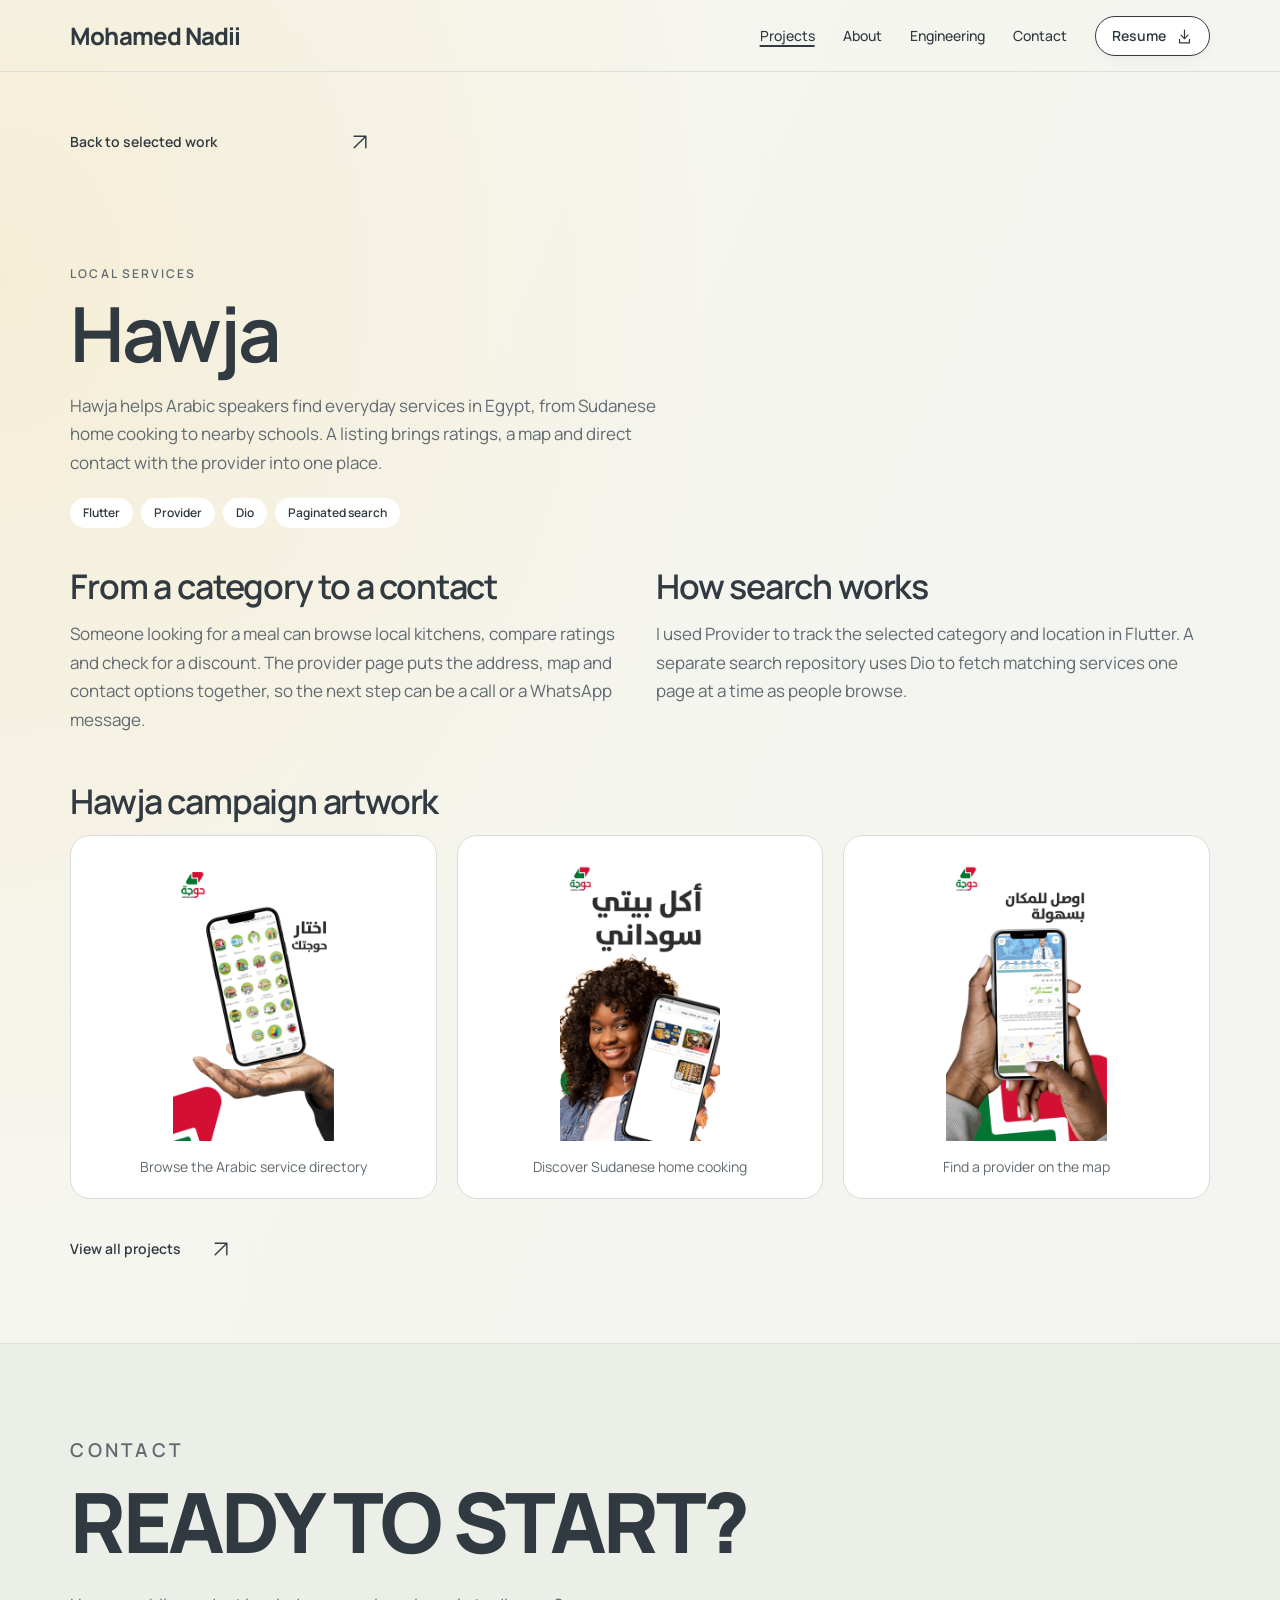
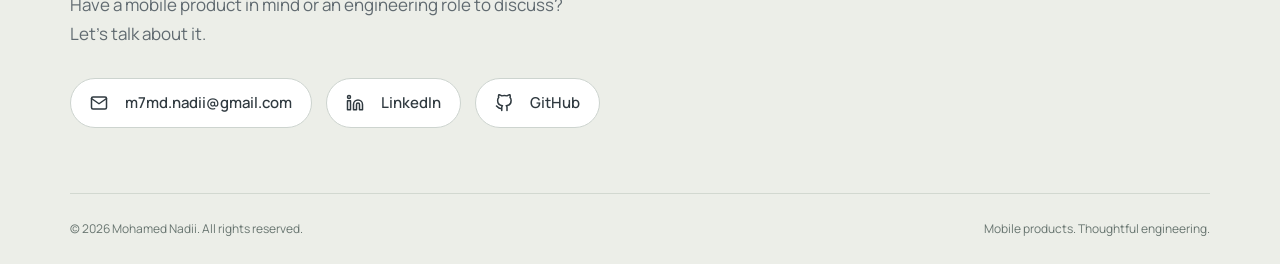
<file: work/hawja/index.html>
<!doctype html><html lang="en"><head><meta charset="UTF-8"><meta name="viewport" content="width=device-width,initial-scale=1"><meta name="theme-color" content="#f6f5ee"><meta name="color-scheme" content="light"><title>Hawja — Mobile Project | Mohamed Nadii</title><meta name="description" content="Hawja helps Arabic speakers find everyday services in Egypt, from Sudanese home cooking to nearby schools. A listing brings ratings, a map and direct contact with the provider into one place."><link rel="canonical" href="https://nadii7.github.io/work/hawja/"><meta property="og:type" content="website"><meta property="og:site_name" content="Mohamed Nadii"><meta property="og:title" content="Hawja — Mobile Project | Mohamed Nadii"><meta property="og:description" content="Hawja helps Arabic speakers find everyday services in Egypt, from Sudanese home cooking to nearby schools. A listing brings ratings, a map and direct contact with the provider into one place."><meta property="og:url" content="https://nadii7.github.io/work/hawja/"><meta property="og:image" content="https://nadii7.github.io/social.png"><meta property="og:image:alt" content="Mohamed Nadii — Mobile apps, from the ground up."><meta name="twitter:card" content="summary_large_image"><link rel="icon" href="/favicon.svg" type="image/svg+xml"><link rel="preload" href="/fonts/manrope.ttf" as="font" type="font/ttf" crossorigin><link rel="stylesheet" href="/styles.css"><link rel="stylesheet" href="/reference-theme.css"><script type="application/ld+json">{"@context":"https://schema.org","@type":"Person","name":"Mohamed Nadii","jobTitle":"Senior Flutter Developer","url":"https://nadii7.github.io","email":"mailto:m7md.nadii@gmail.com","sameAs":["https://github.com/Nadii7","https://www.linkedin.com/in/m7md-nadii"]}</script><script type="module" src="/app.js"></script></head><body><a class="skip-link" href="#main">Skip to content</a><header class="site-header container"><a class="wordmark" href="/" aria-label="Mohamed Nadii home">Mohamed Nadii</a><nav aria-label="Main navigation" id="main-nav"><a href="/#work" aria-current="page">Projects</a><a href="/#about">About</a><a href="/engineering/" >Engineering</a><a href="#contact">Contact</a><a class="resume-nav" href="/downloads/mohamed-nadii-resume-may-2025.pdf" download>Resume <svg class="icon " width="24" height="24" viewBox="0 0 24 24" fill="none" aria-hidden="true" focusable="false"><path d="M12 3v12M7 10l5 5 5-5M5 16v5h14v-5" stroke="currentColor" stroke-width="1.7" stroke-linecap="round" stroke-linejoin="round"/></svg></a></nav><button class="menu-toggle" type="button" aria-expanded="false" aria-controls="main-nav" aria-label="Open navigation"><svg class="icon " width="24" height="24" viewBox="0 0 24 24" fill="none" aria-hidden="true" focusable="false"><path d="M4 8h16M4 16h16" stroke="currentColor" stroke-width="1.7" stroke-linecap="round" stroke-linejoin="round"/></svg><span class="menu-label">Menu</span></button></header><main id="main" tabindex="-1"><article class="mobile-project container">
      <a class="text-link back-link" href="/#work" ><span>Back to selected work</span><svg class="icon " width="24" height="24" viewBox="0 0 24 24" fill="none" aria-hidden="true" focusable="false"><path d="M5 19L19 5M5 5h14v14" stroke="currentColor" stroke-width="1.7" stroke-linecap="round" stroke-linejoin="round"/></svg></a>
      <header><p class="section-label">Local services</p><h1>Hawja</h1><p>Hawja helps Arabic speakers find everyday services in Egypt, from Sudanese home cooking to nearby schools. A listing brings ratings, a map and direct contact with the provider into one place.</p><ul class="tags" aria-label="Technologies"><li>Flutter</li><li>Provider</li><li>Dio</li><li>Paginated search</li></ul></header>
      <div class="mobile-project-details"><section><h2>From a category to a contact</h2><p>Someone looking for a meal can browse local kitchens, compare ratings and check for a discount. The provider page puts the address, map and contact options together, so the next step can be a call or a WhatsApp message.</p></section><section><h2>How search works</h2><p>I used Provider to track the selected category and location in Flutter. A separate search repository uses Dio to fetch matching services one page at a time as people browse.</p></section></div>
      <section><h2>Hawja campaign artwork</h2><div class="mobile-project-gallery"><figure><img class="" src="/images/selected/hawja-1.jpg" width="720" height="1280" alt="Browse the Arabic service directory" loading="lazy" decoding="async"><figcaption>Browse the Arabic service directory</figcaption></figure><figure><img class="" src="/images/selected/hawja-2.jpg" width="720" height="1280" alt="Discover Sudanese home cooking" loading="lazy" decoding="async"><figcaption>Discover Sudanese home cooking</figcaption></figure><figure><img class="" src="/images/selected/hawja-3.jpg" width="720" height="1280" alt="Find a provider on the map" loading="lazy" decoding="async"><figcaption>Find a provider on the map</figcaption></figure></div></section>
      <nav class="mobile-project-links" aria-label="Project links"><a class="text-link" href="/#work" ><span>View all projects</span><svg class="icon " width="24" height="24" viewBox="0 0 24 24" fill="none" aria-hidden="true" focusable="false"><path d="M5 19L19 5M5 5h14v14" stroke="currentColor" stroke-width="1.7" stroke-linecap="round" stroke-linejoin="round"/></svg></a></nav>
    </article></main><footer class="contact" id="contact"><div class="container"><p class="section-label">Contact</p><h2>READY TO START?</h2><p>Have a mobile product in mind or an engineering role to discuss?<br>Let’s talk about it.</p><div class="contact-actions"><a class="contact-email" href="mailto:m7md.nadii@gmail.com"><svg class="icon " width="24" height="24" viewBox="0 0 24 24" fill="none" stroke="currentColor" stroke-width="2" stroke-linecap="round" stroke-linejoin="round" aria-hidden="true" focusable="false"><rect x="2" y="4" width="20" height="16" rx="2"/><path d="m22 6-10 7L2 6"/></svg><span>m7md.nadii@gmail.com</span></a><a class="social-link" href="https://www.linkedin.com/in/m7md-nadii"><svg class="icon " width="24" height="24" viewBox="0 0 24 24" fill="none" stroke="currentColor" stroke-width="2" stroke-linecap="round" stroke-linejoin="round" aria-hidden="true" focusable="false"><path d="M16 8a6 6 0 0 1 6 6v7h-4v-7a2 2 0 0 0-4 0v7h-4v-7a6 6 0 0 1 6-6Z"/><rect x="2" y="9" width="4" height="12"/><circle cx="4" cy="4" r="2"/></svg><span>LinkedIn</span></a><a class="social-link" href="https://github.com/Nadii7"><svg class="icon " width="24" height="24" viewBox="0 0 24 24" fill="none" stroke="currentColor" stroke-width="2" stroke-linecap="round" stroke-linejoin="round" aria-hidden="true" focusable="false"><path d="M9 19c-5 1.5-5-2.5-7-3m14 6v-3.87a3.37 3.37 0 0 0-.94-2.61c3.14-.35 6.44-1.54 6.44-7A5.44 5.44 0 0 0 20 4.77 5.07 5.07 0 0 0 19.91 1S18.73.65 16 2.48a13.38 13.38 0 0 0-7 0C6.27.65 5.09 1 5.09 1A5.07 5.07 0 0 0 5 4.77a5.44 5.44 0 0 0-1.5 3.78c0 5.42 3.3 6.61 6.44 7A3.37 3.37 0 0 0 9 18.13V22"/></svg><span>GitHub</span></a></div><div class="footer-bottom"><p>© 2026 Mohamed Nadii. All rights reserved.</p><a href="/#work">Mobile products. Thoughtful engineering.</a></div></div></footer></body></html>
</file>
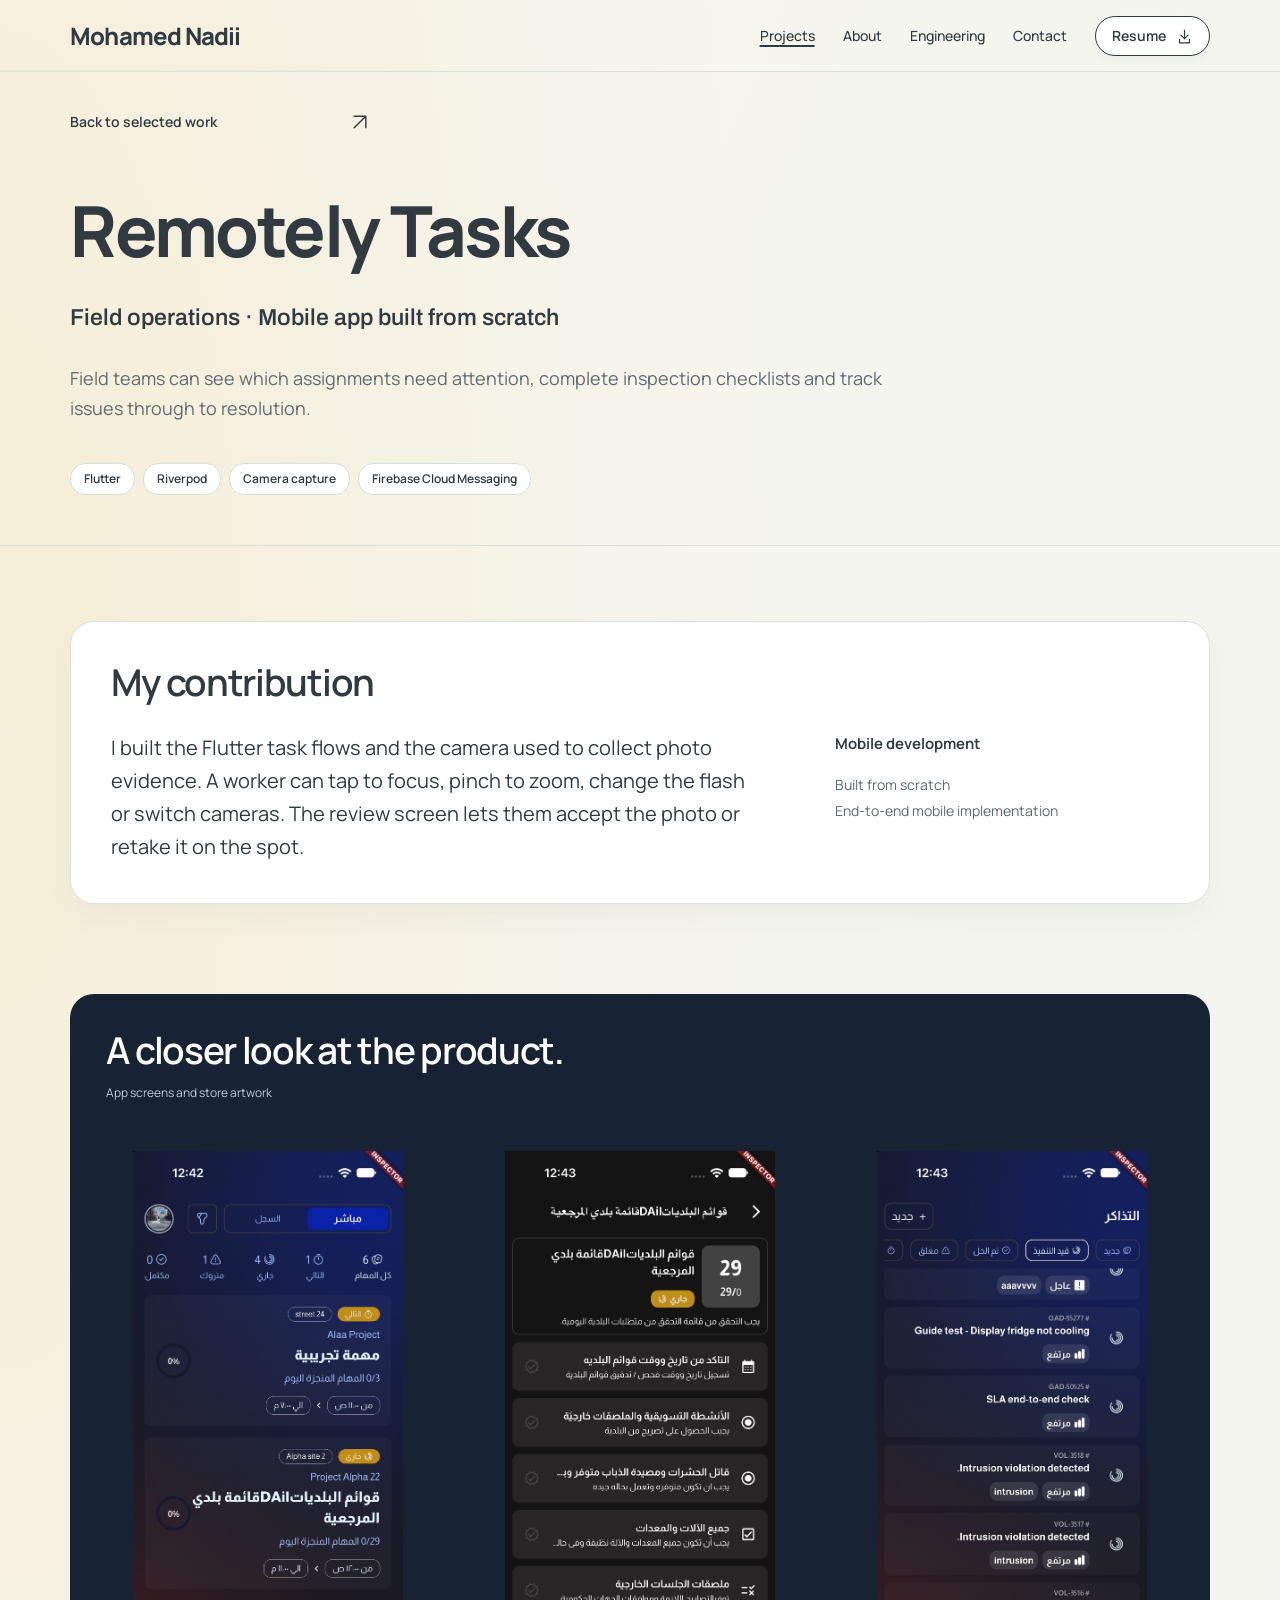
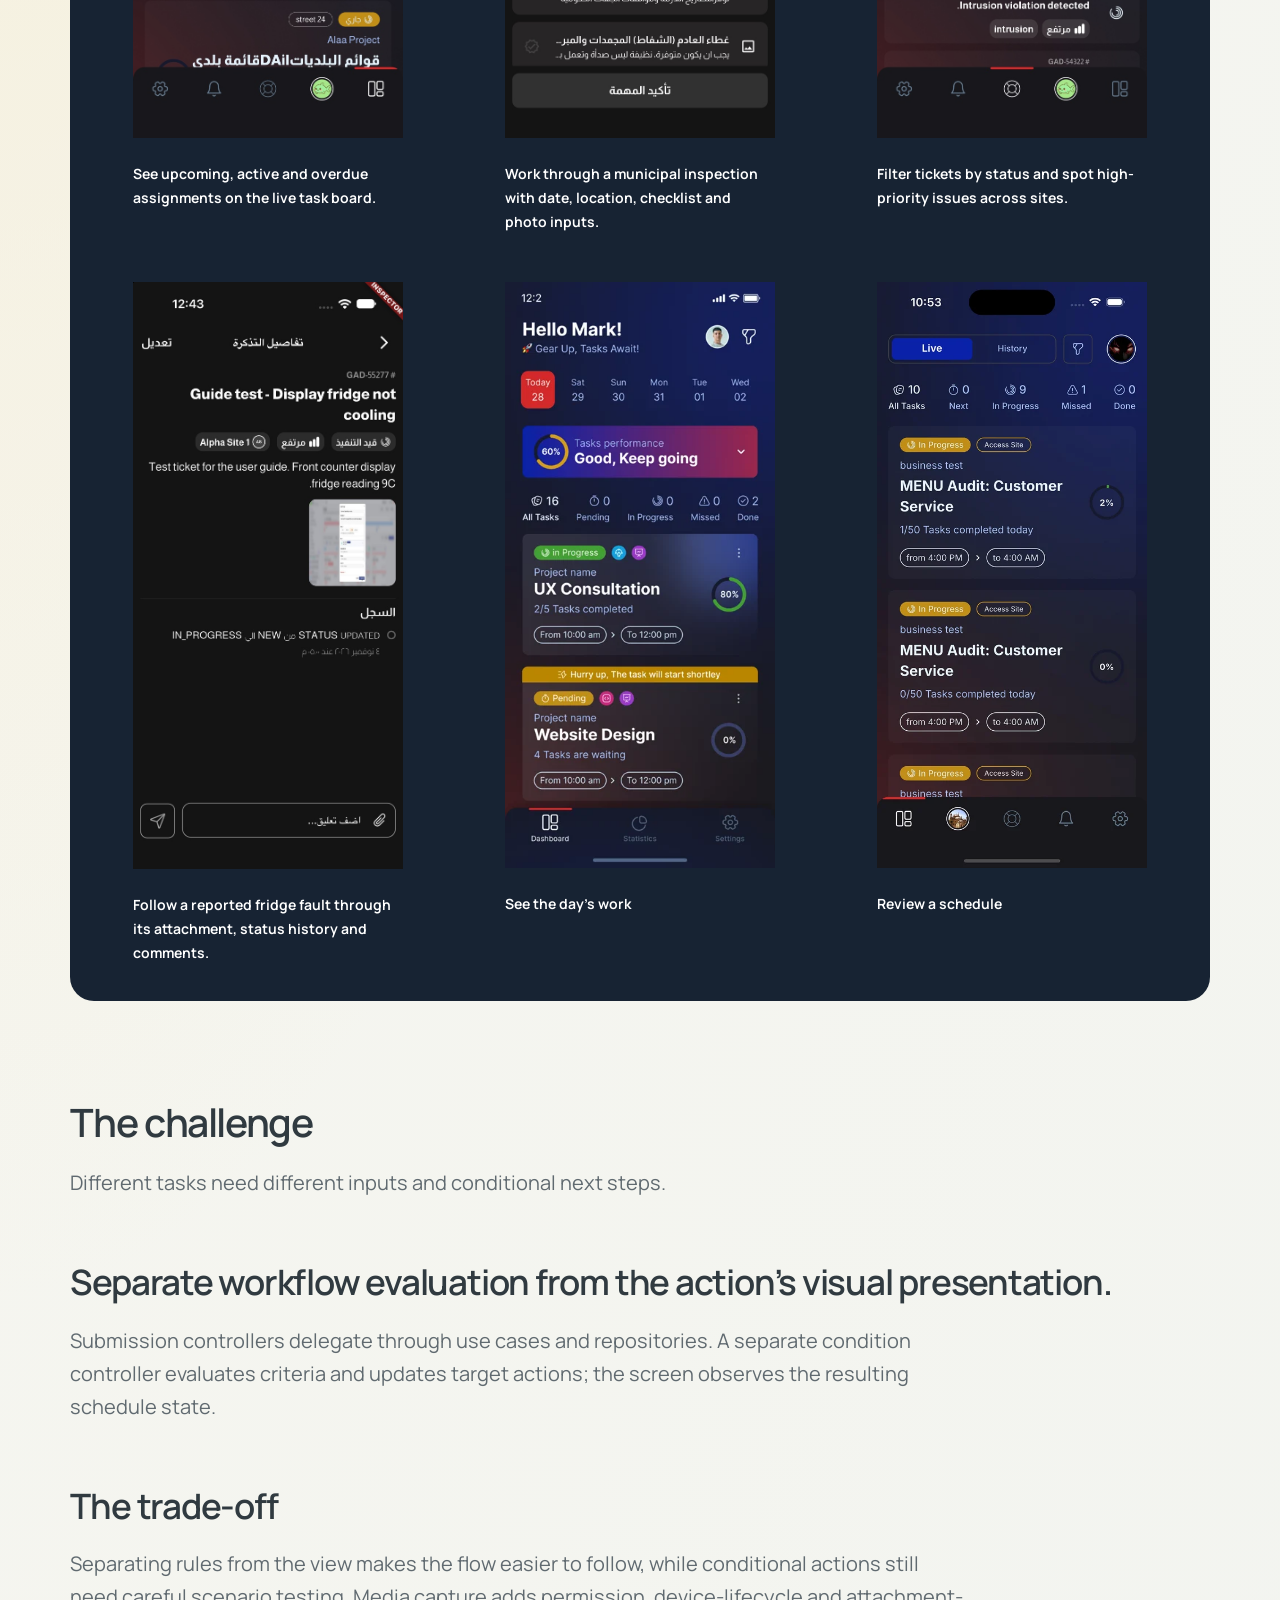
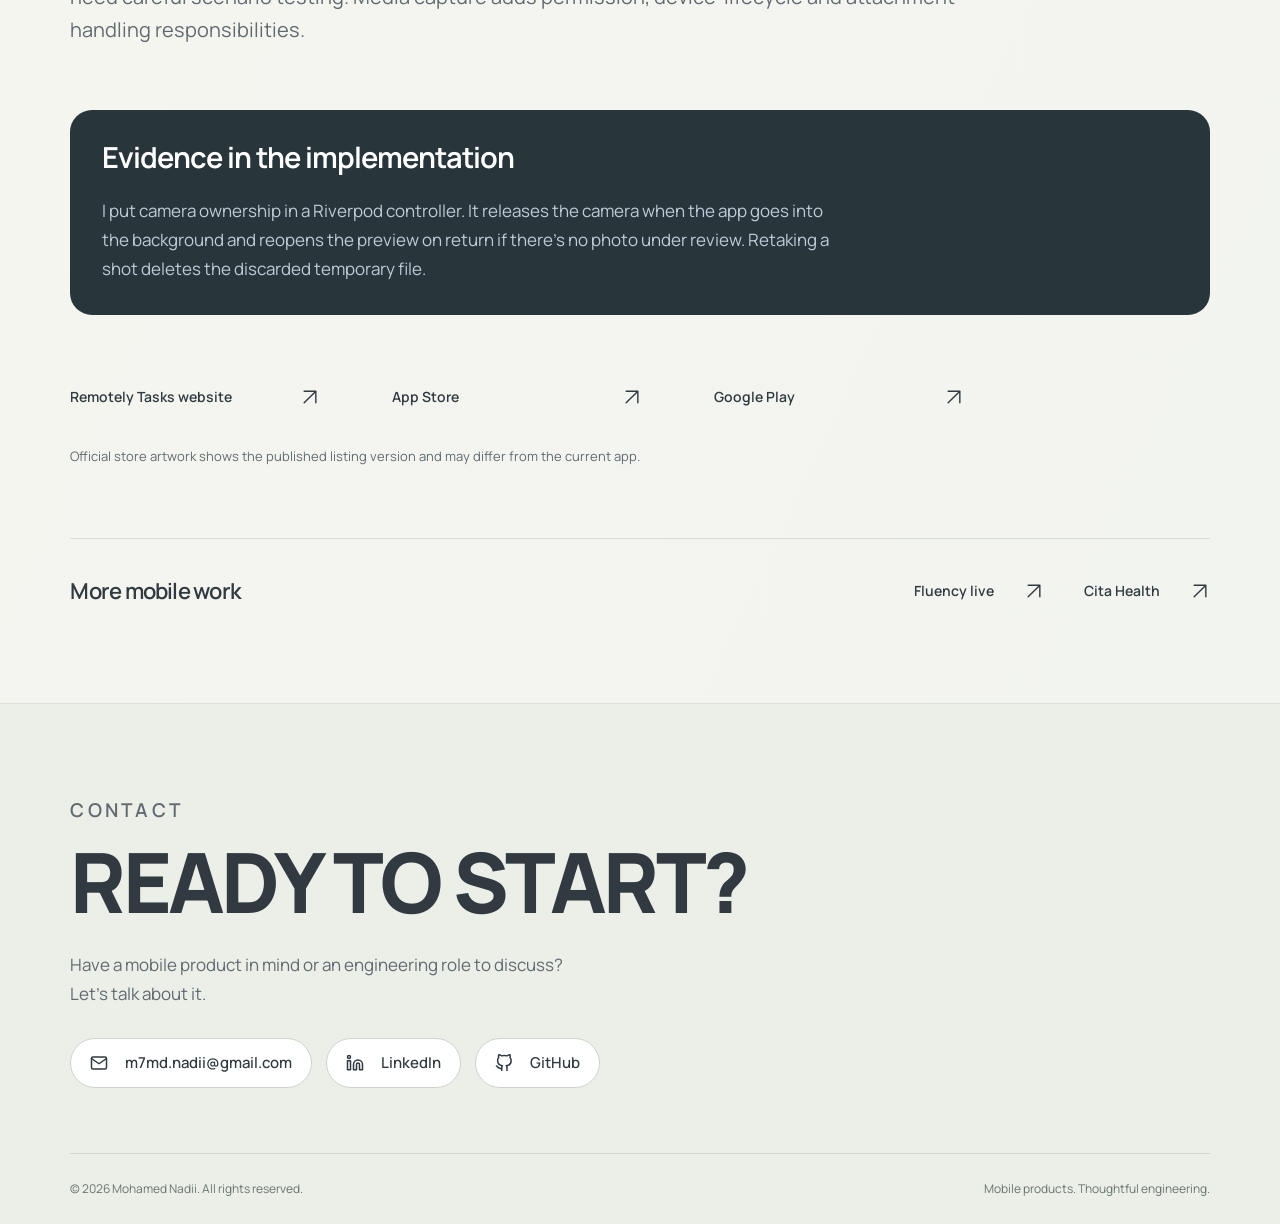
<file: work/remotely/index.html>
<!doctype html><html lang="en"><head><meta charset="UTF-8"><meta name="viewport" content="width=device-width,initial-scale=1"><meta name="theme-color" content="#f6f5ee"><meta name="color-scheme" content="light"><title>Remotely Tasks — Mobile Case Study | Mohamed Nadii</title><meta name="description" content="Remotely Tasks: Field workers can photograph an inspection without leaving their checklist. I built the in-app camera so they can focus, zoom, review a shot and retake it before attaching it to the task. Built from scratch by Mohamed Nadii, with a closer look at the engineering behind the app."><link rel="canonical" href="https://nadii7.github.io/work/remotely/"><meta property="og:type" content="website"><meta property="og:site_name" content="Mohamed Nadii"><meta property="og:title" content="Remotely Tasks — Mobile Case Study | Mohamed Nadii"><meta property="og:description" content="Remotely Tasks: Field workers can photograph an inspection without leaving their checklist. I built the in-app camera so they can focus, zoom, review a shot and retake it before attaching it to the task. Built from scratch by Mohamed Nadii, with a closer look at the engineering behind the app."><meta property="og:url" content="https://nadii7.github.io/work/remotely/"><meta property="og:image" content="https://nadii7.github.io/social.png"><meta property="og:image:alt" content="Mohamed Nadii — Mobile apps, from the ground up."><meta name="twitter:card" content="summary_large_image"><link rel="icon" href="/favicon.svg" type="image/svg+xml"><link rel="preload" href="/fonts/manrope.ttf" as="font" type="font/ttf" crossorigin><link rel="stylesheet" href="/styles.css"><link rel="stylesheet" href="/reference-theme.css"><script type="application/ld+json">{"@context":"https://schema.org","@type":"Person","name":"Mohamed Nadii","jobTitle":"Senior Flutter Developer","url":"https://nadii7.github.io","email":"mailto:m7md.nadii@gmail.com","sameAs":["https://github.com/Nadii7","https://www.linkedin.com/in/m7md-nadii"]}</script><script type="module" src="/app.js"></script></head><body><a class="skip-link" href="#main">Skip to content</a><header class="site-header container"><a class="wordmark" href="/" aria-label="Mohamed Nadii home">Mohamed Nadii</a><nav aria-label="Main navigation" id="main-nav"><a href="/#work" aria-current="page">Projects</a><a href="/#about">About</a><a href="/engineering/" >Engineering</a><a href="#contact">Contact</a><a class="resume-nav" href="/downloads/mohamed-nadii-resume-may-2025.pdf" download>Resume <svg class="icon " width="24" height="24" viewBox="0 0 24 24" fill="none" aria-hidden="true" focusable="false"><path d="M12 3v12M7 10l5 5 5-5M5 16v5h14v-5" stroke="currentColor" stroke-width="1.7" stroke-linecap="round" stroke-linejoin="round"/></svg></a></nav><button class="menu-toggle" type="button" aria-expanded="false" aria-controls="main-nav" aria-label="Open navigation"><svg class="icon " width="24" height="24" viewBox="0 0 24 24" fill="none" aria-hidden="true" focusable="false"><path d="M4 8h16M4 16h16" stroke="currentColor" stroke-width="1.7" stroke-linecap="round" stroke-linejoin="round"/></svg><span class="menu-label">Menu</span></button></header><main id="main" tabindex="-1"><section class="case-hero project-remotely" style="--project-bg:#172333;--project-ink:#FFFFFF"><div class="container"><a class="text-link back-link" href="/#work" ><span>Back to selected work</span><svg class="icon " width="24" height="24" viewBox="0 0 24 24" fill="none" aria-hidden="true" focusable="false"><path d="M5 19L19 5M5 5h14v14" stroke="currentColor" stroke-width="1.7" stroke-linecap="round" stroke-linejoin="round"/></svg></a><h1>Remotely Tasks</h1><p class="case-subtitle">Field operations · Mobile app built from scratch</p><p class="case-focus">Field teams can see which assignments need attention, complete inspection checklists and track issues through to resolution.</p><ul class="tags" aria-label="Technologies"><li>Flutter</li><li>Riverpod</li><li>Camera capture</li><li>Firebase Cloud Messaging</li></ul></div></section><div class="container case-body"><section class="contribution-panel" aria-labelledby="contribution-title"><h2 id="contribution-title">My contribution</h2><div class="contribution-grid"><p>I built the Flutter task flows and the camera used to collect photo evidence. A worker can tap to focus, pinch to zoom, change the flash or switch cameras. The review screen lets them accept the photo or retake it on the spot.</p><div><h3>Mobile development</h3><p>Built from scratch<br>End-to-end mobile implementation</p></div></div></section><section class="walkthrough project-remotely" style="--project-bg:#172333;--project-ink:#FFFFFF" aria-labelledby="walkthrough-title">
    <h2 id="walkthrough-title">A closer look at the product.</h2>
    <p class="gallery-label">App screens and store artwork</p>
    <div class="gallery" data-gallery>
      <ol class="gallery-track" tabindex="0" aria-label="Remotely Tasks screenshots">
        <li class="gallery-slide"><figure><img src="/images/features/remotely-live.jpg" width="603" height="1311" alt="See upcoming, active and overdue assignments on the live task board." loading="lazy" decoding="async"><figcaption>See upcoming, active and overdue assignments on the live task board.</figcaption></figure></li><li class="gallery-slide"><figure><img src="/images/features/remotely-inspection.jpg" width="603" height="1311" alt="Work through a municipal inspection with date, location, checklist and photo inputs." loading="lazy" decoding="async"><figcaption>Work through a municipal inspection with date, location, checklist and photo inputs.</figcaption></figure></li><li class="gallery-slide"><figure><img src="/images/features/remotely-tickets.jpg" width="603" height="1311" alt="Filter tickets by status and spot high-priority issues across sites." loading="lazy" decoding="async"><figcaption>Filter tickets by status and spot high-priority issues across sites.</figcaption></figure></li><li class="gallery-slide"><figure><img src="/images/features/remotely-ticket-history.jpg" width="603" height="1311" alt="Follow a reported fridge fault through its attachment, status history and comments." loading="lazy" decoding="async"><figcaption>Follow a reported fridge fault through its attachment, status history and comments.</figcaption></figure></li><li class="gallery-slide"><figure><img class="" src="/images/remotely-google-play-2-480.webp" srcset="/images/remotely-google-play-2-240.webp 240w, /images/remotely-google-play-2-480.webp 480w, /images/remotely-google-play-2-768.webp 768w" sizes="(max-width: 700px) 230px, 300px" width="369" height="800" alt="Remotely Tasks — See the day’s work" loading="lazy" decoding="async" ><figcaption>See the day’s work</figcaption></figure></li><li class="gallery-slide"><figure><img class="" src="/images/remotely-app-store-2-480.webp" srcset="/images/remotely-app-store-2-240.webp 240w, /images/remotely-app-store-2-480.webp 480w, /images/remotely-app-store-2-768.webp 768w" sizes="(max-width: 700px) 230px, 300px" width="921" height="2000" alt="Remotely Tasks — Review a schedule" loading="lazy" decoding="async" ><figcaption>Review a schedule</figcaption></figure></li>
      </ol>
      <div class="gallery-controls">
        <button class="icon-button" type="button" data-gallery-prev aria-label="Previous screenshot" disabled><svg class="icon " width="24" height="24" viewBox="0 0 24 24" fill="none" aria-hidden="true" focusable="false"><path d="M20 12H4M10 6l-6 6 6 6" stroke="currentColor" stroke-width="1.7" stroke-linecap="round" stroke-linejoin="round"/></svg></button>
        <span data-gallery-status role="status" aria-live="polite">1 of 6</span>
        <button class="icon-button" type="button" data-gallery-next aria-label="Next screenshot"><svg class="icon " width="24" height="24" viewBox="0 0 24 24" fill="none" aria-hidden="true" focusable="false"><path d="M4 12h16M14 6l6 6-6 6" stroke="currentColor" stroke-width="1.7" stroke-linecap="round" stroke-linejoin="round"/></svg></button>
      </div>
    </div>
  </section><section class="case-reasoning" aria-label="Engineering decisions"><div><h2>The challenge</h2><p>Different tasks need different inputs and conditional next steps.</p></div><div><h2>Separate workflow evaluation from the action’s visual presentation.</h2><p>Submission controllers delegate through use cases and repositories. A separate condition controller evaluates criteria and updates target actions; the screen observes the resulting schedule state.</p></div><div><h2>The trade-off</h2><p>Separating rules from the view makes the flow easier to follow, while conditional actions still need careful scenario testing. Media capture adds permission, device-lifecycle and attachment-handling responsibilities.</p></div><aside class="evidence-panel reverse"><h3>Evidence in the implementation</h3><p>I put camera ownership in a Riverpod controller. It releases the camera when the app goes into the background and reopens the preview on return if there’s no photo under review. Retaking a shot deletes the discarded temporary file.</p></aside></section><div class="store-links" aria-label="Published app links"><a class="text-link" href="https://remotely.store/" ><span>Remotely Tasks website</span><svg class="icon " width="24" height="24" viewBox="0 0 24 24" fill="none" aria-hidden="true" focusable="false"><path d="M5 19L19 5M5 5h14v14" stroke="currentColor" stroke-width="1.7" stroke-linecap="round" stroke-linejoin="round"/></svg></a><a class="text-link" href="https://apps.apple.com/sa/app/remotely-tasks/id6670214546?uo=4" ><span>App Store</span><svg class="icon " width="24" height="24" viewBox="0 0 24 24" fill="none" aria-hidden="true" focusable="false"><path d="M5 19L19 5M5 5h14v14" stroke="currentColor" stroke-width="1.7" stroke-linecap="round" stroke-linejoin="round"/></svg></a><a class="text-link" href="https://play.google.com/store/apps/details?id=com.remotely.remotely_tasks" ><span>Google Play</span><svg class="icon " width="24" height="24" viewBox="0 0 24 24" fill="none" aria-hidden="true" focusable="false"><path d="M5 19L19 5M5 5h14v14" stroke="currentColor" stroke-width="1.7" stroke-linecap="round" stroke-linejoin="round"/></svg></a></div><p class="store-note">Official store artwork shows the published listing version and may differ from the current app.</p><nav class="other-work" aria-label="More mobile work"><h2>More mobile work</h2><a class="text-link" href="/work/fluency/" ><span>Fluency live</span><svg class="icon " width="24" height="24" viewBox="0 0 24 24" fill="none" aria-hidden="true" focusable="false"><path d="M5 19L19 5M5 5h14v14" stroke="currentColor" stroke-width="1.7" stroke-linecap="round" stroke-linejoin="round"/></svg></a><a class="text-link" href="/work/cita/" ><span>Cita Health</span><svg class="icon " width="24" height="24" viewBox="0 0 24 24" fill="none" aria-hidden="true" focusable="false"><path d="M5 19L19 5M5 5h14v14" stroke="currentColor" stroke-width="1.7" stroke-linecap="round" stroke-linejoin="round"/></svg></a></nav></div></main><footer class="contact" id="contact"><div class="container"><p class="section-label">Contact</p><h2>READY TO START?</h2><p>Have a mobile product in mind or an engineering role to discuss?<br>Let’s talk about it.</p><div class="contact-actions"><a class="contact-email" href="mailto:m7md.nadii@gmail.com"><svg class="icon " width="24" height="24" viewBox="0 0 24 24" fill="none" stroke="currentColor" stroke-width="2" stroke-linecap="round" stroke-linejoin="round" aria-hidden="true" focusable="false"><rect x="2" y="4" width="20" height="16" rx="2"/><path d="m22 6-10 7L2 6"/></svg><span>m7md.nadii@gmail.com</span></a><a class="social-link" href="https://www.linkedin.com/in/m7md-nadii"><svg class="icon " width="24" height="24" viewBox="0 0 24 24" fill="none" stroke="currentColor" stroke-width="2" stroke-linecap="round" stroke-linejoin="round" aria-hidden="true" focusable="false"><path d="M16 8a6 6 0 0 1 6 6v7h-4v-7a2 2 0 0 0-4 0v7h-4v-7a6 6 0 0 1 6-6Z"/><rect x="2" y="9" width="4" height="12"/><circle cx="4" cy="4" r="2"/></svg><span>LinkedIn</span></a><a class="social-link" href="https://github.com/Nadii7"><svg class="icon " width="24" height="24" viewBox="0 0 24 24" fill="none" stroke="currentColor" stroke-width="2" stroke-linecap="round" stroke-linejoin="round" aria-hidden="true" focusable="false"><path d="M9 19c-5 1.5-5-2.5-7-3m14 6v-3.87a3.37 3.37 0 0 0-.94-2.61c3.14-.35 6.44-1.54 6.44-7A5.44 5.44 0 0 0 20 4.77 5.07 5.07 0 0 0 19.91 1S18.73.65 16 2.48a13.38 13.38 0 0 0-7 0C6.27.65 5.09 1 5.09 1A5.07 5.07 0 0 0 5 4.77a5.44 5.44 0 0 0-1.5 3.78c0 5.42 3.3 6.61 6.44 7A3.37 3.37 0 0 0 9 18.13V22"/></svg><span>GitHub</span></a></div><div class="footer-bottom"><p>© 2026 Mohamed Nadii. All rights reserved.</p><a href="/#work">Mobile products. Thoughtful engineering.</a></div></div></footer></body></html>
</file>
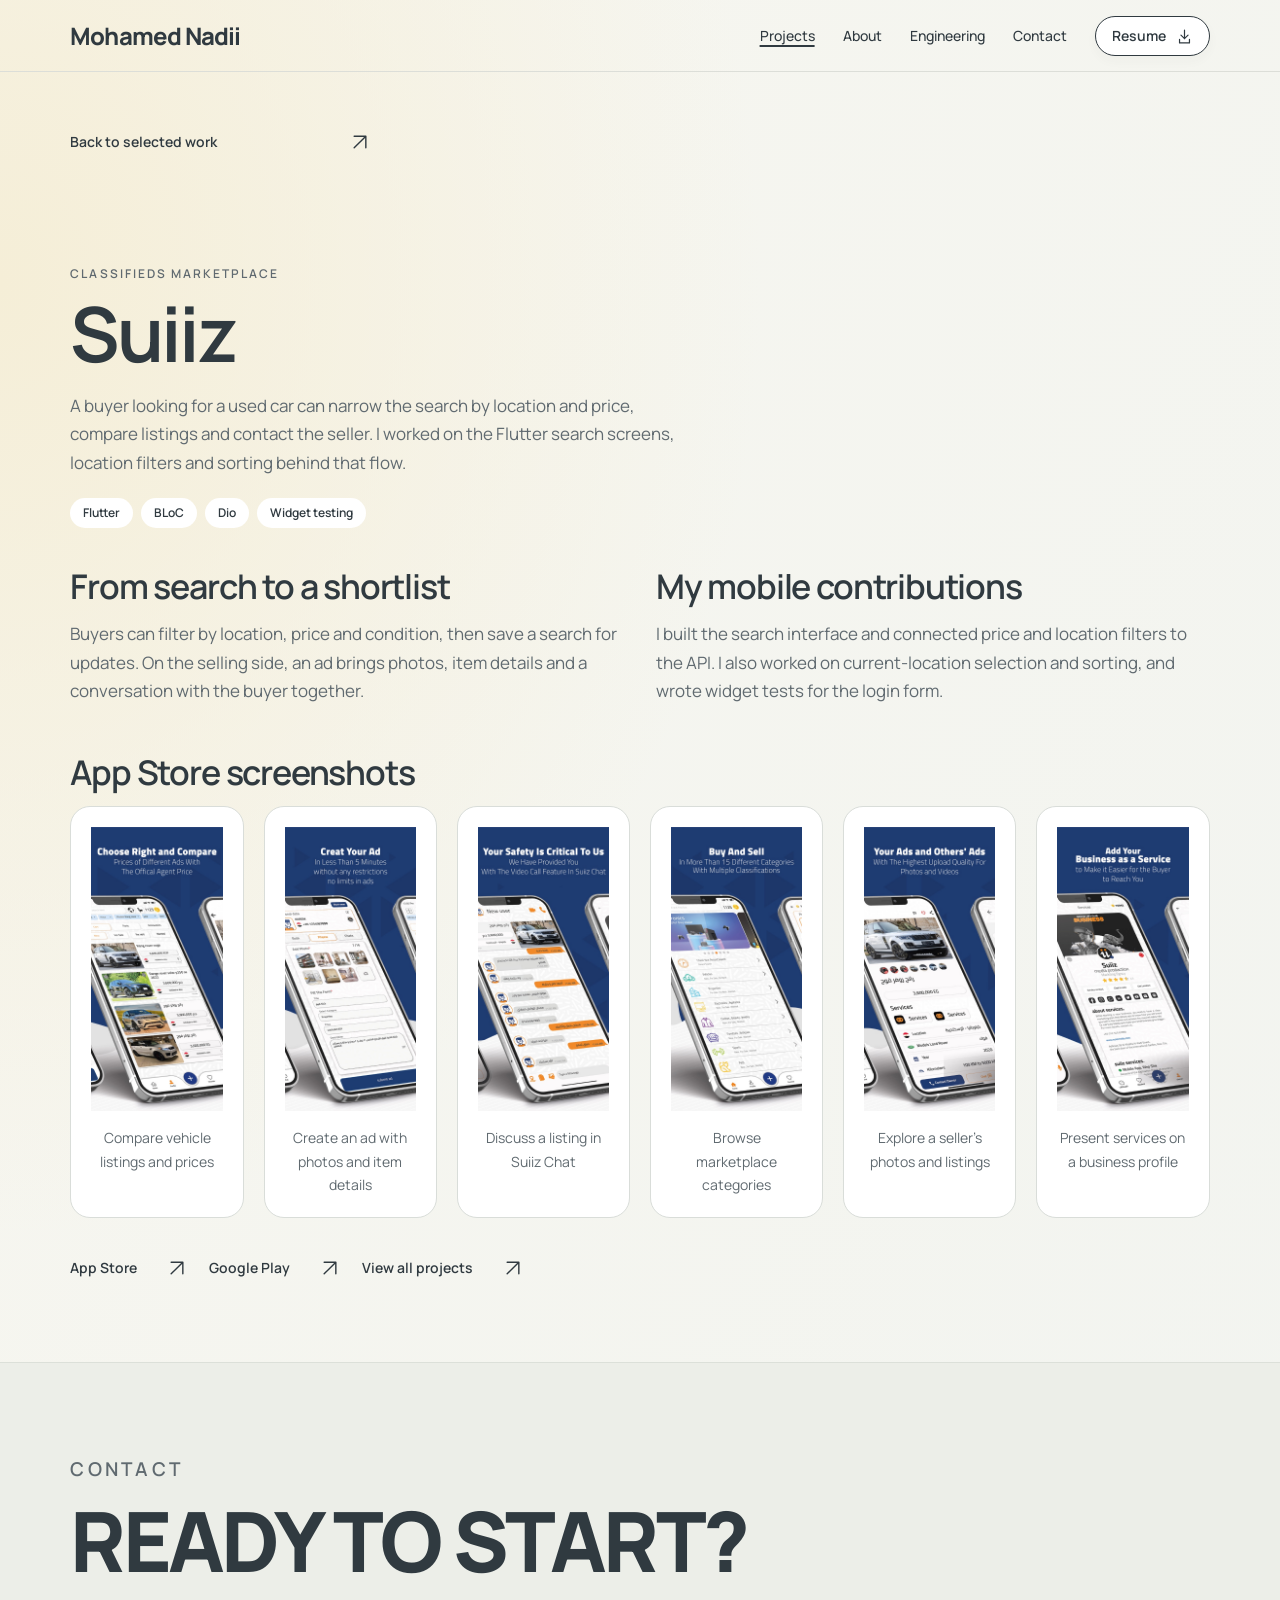
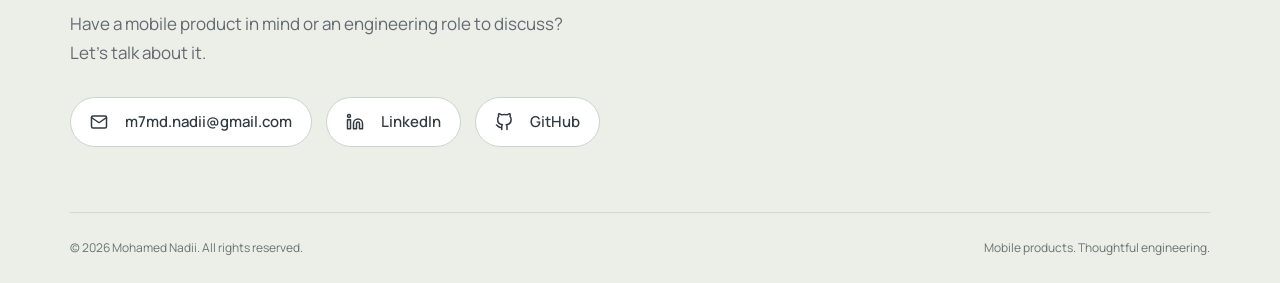
<file: work/suiiz/index.html>
<!doctype html><html lang="en"><head><meta charset="UTF-8"><meta name="viewport" content="width=device-width,initial-scale=1"><meta name="theme-color" content="#f6f5ee"><meta name="color-scheme" content="light"><title>Suiiz — Mobile Project | Mohamed Nadii</title><meta name="description" content="A buyer looking for a used car can narrow the search by location and price, compare listings and contact the seller. I worked on the Flutter search screens, location filters and sorting behind that flow."><link rel="canonical" href="https://nadii7.github.io/work/suiiz/"><meta property="og:type" content="website"><meta property="og:site_name" content="Mohamed Nadii"><meta property="og:title" content="Suiiz — Mobile Project | Mohamed Nadii"><meta property="og:description" content="A buyer looking for a used car can narrow the search by location and price, compare listings and contact the seller. I worked on the Flutter search screens, location filters and sorting behind that flow."><meta property="og:url" content="https://nadii7.github.io/work/suiiz/"><meta property="og:image" content="https://nadii7.github.io/social.png"><meta property="og:image:alt" content="Mohamed Nadii — Mobile apps, from the ground up."><meta name="twitter:card" content="summary_large_image"><link rel="icon" href="/favicon.svg" type="image/svg+xml"><link rel="preload" href="/fonts/manrope.ttf" as="font" type="font/ttf" crossorigin><link rel="stylesheet" href="/styles.css"><link rel="stylesheet" href="/reference-theme.css"><script type="application/ld+json">{"@context":"https://schema.org","@type":"Person","name":"Mohamed Nadii","jobTitle":"Senior Flutter Developer","url":"https://nadii7.github.io","email":"mailto:m7md.nadii@gmail.com","sameAs":["https://github.com/Nadii7","https://www.linkedin.com/in/m7md-nadii"]}</script><script type="module" src="/app.js"></script></head><body><a class="skip-link" href="#main">Skip to content</a><header class="site-header container"><a class="wordmark" href="/" aria-label="Mohamed Nadii home">Mohamed Nadii</a><nav aria-label="Main navigation" id="main-nav"><a href="/#work" aria-current="page">Projects</a><a href="/#about">About</a><a href="/engineering/" >Engineering</a><a href="#contact">Contact</a><a class="resume-nav" href="/downloads/mohamed-nadii-resume-may-2025.pdf" download>Resume <svg class="icon " width="24" height="24" viewBox="0 0 24 24" fill="none" aria-hidden="true" focusable="false"><path d="M12 3v12M7 10l5 5 5-5M5 16v5h14v-5" stroke="currentColor" stroke-width="1.7" stroke-linecap="round" stroke-linejoin="round"/></svg></a></nav><button class="menu-toggle" type="button" aria-expanded="false" aria-controls="main-nav" aria-label="Open navigation"><svg class="icon " width="24" height="24" viewBox="0 0 24 24" fill="none" aria-hidden="true" focusable="false"><path d="M4 8h16M4 16h16" stroke="currentColor" stroke-width="1.7" stroke-linecap="round" stroke-linejoin="round"/></svg><span class="menu-label">Menu</span></button></header><main id="main" tabindex="-1"><article class="mobile-project container">
      <a class="text-link back-link" href="/#work" ><span>Back to selected work</span><svg class="icon " width="24" height="24" viewBox="0 0 24 24" fill="none" aria-hidden="true" focusable="false"><path d="M5 19L19 5M5 5h14v14" stroke="currentColor" stroke-width="1.7" stroke-linecap="round" stroke-linejoin="round"/></svg></a>
      <header><p class="section-label">Classifieds marketplace</p><h1>Suiiz</h1><p>A buyer looking for a used car can narrow the search by location and price, compare listings and contact the seller. I worked on the Flutter search screens, location filters and sorting behind that flow.</p><ul class="tags" aria-label="Technologies"><li>Flutter</li><li>BLoC</li><li>Dio</li><li>Widget testing</li></ul></header>
      <div class="mobile-project-details"><section><h2>From search to a shortlist</h2><p>Buyers can filter by location, price and condition, then save a search for updates. On the selling side, an ad brings photos, item details and a conversation with the buyer together.</p></section><section><h2>My mobile contributions</h2><p>I built the search interface and connected price and location filters to the API. I also worked on current-location selection and sorting, and wrote widget tests for the login form.</p></section></div>
      <section><h2>App Store screenshots</h2><div class="mobile-project-gallery"><figure><img class="" src="/images/selected/suiiz-1.jpg" width="540" height="1168" alt="Compare vehicle listings and prices" loading="lazy" decoding="async"><figcaption>Compare vehicle listings and prices</figcaption></figure><figure><img class="" src="/images/selected/suiiz-2.jpg" width="540" height="1168" alt="Create an ad with photos and item details" loading="lazy" decoding="async"><figcaption>Create an ad with photos and item details</figcaption></figure><figure><img class="" src="/images/selected/suiiz-3.jpg" width="540" height="1168" alt="Discuss a listing in Suiiz Chat" loading="lazy" decoding="async"><figcaption>Discuss a listing in Suiiz Chat</figcaption></figure><figure><img class="" src="/images/selected/suiiz-4.jpg" width="540" height="1168" alt="Browse marketplace categories" loading="lazy" decoding="async"><figcaption>Browse marketplace categories</figcaption></figure><figure><img class="" src="/images/selected/suiiz-5.jpg" width="540" height="1168" alt="Explore a seller’s photos and listings" loading="lazy" decoding="async"><figcaption>Explore a seller’s photos and listings</figcaption></figure><figure><img class="" src="/images/selected/suiiz-6.jpg" width="540" height="1168" alt="Present services on a business profile" loading="lazy" decoding="async"><figcaption>Present services on a business profile</figcaption></figure></div></section>
      <nav class="mobile-project-links" aria-label="Project links"><a class="text-link" href="https://apps.apple.com/eg/app/suiiz/id1586166664" ><span>App Store</span><svg class="icon " width="24" height="24" viewBox="0 0 24 24" fill="none" aria-hidden="true" focusable="false"><path d="M5 19L19 5M5 5h14v14" stroke="currentColor" stroke-width="1.7" stroke-linecap="round" stroke-linejoin="round"/></svg></a><a class="text-link" href="https://play.google.com/store/apps/details?id=com.alahram.suiiz&amp;hl=en" ><span>Google Play</span><svg class="icon " width="24" height="24" viewBox="0 0 24 24" fill="none" aria-hidden="true" focusable="false"><path d="M5 19L19 5M5 5h14v14" stroke="currentColor" stroke-width="1.7" stroke-linecap="round" stroke-linejoin="round"/></svg></a><a class="text-link" href="/#work" ><span>View all projects</span><svg class="icon " width="24" height="24" viewBox="0 0 24 24" fill="none" aria-hidden="true" focusable="false"><path d="M5 19L19 5M5 5h14v14" stroke="currentColor" stroke-width="1.7" stroke-linecap="round" stroke-linejoin="round"/></svg></a></nav>
    </article></main><footer class="contact" id="contact"><div class="container"><p class="section-label">Contact</p><h2>READY TO START?</h2><p>Have a mobile product in mind or an engineering role to discuss?<br>Let’s talk about it.</p><div class="contact-actions"><a class="contact-email" href="mailto:m7md.nadii@gmail.com"><svg class="icon " width="24" height="24" viewBox="0 0 24 24" fill="none" stroke="currentColor" stroke-width="2" stroke-linecap="round" stroke-linejoin="round" aria-hidden="true" focusable="false"><rect x="2" y="4" width="20" height="16" rx="2"/><path d="m22 6-10 7L2 6"/></svg><span>m7md.nadii@gmail.com</span></a><a class="social-link" href="https://www.linkedin.com/in/m7md-nadii"><svg class="icon " width="24" height="24" viewBox="0 0 24 24" fill="none" stroke="currentColor" stroke-width="2" stroke-linecap="round" stroke-linejoin="round" aria-hidden="true" focusable="false"><path d="M16 8a6 6 0 0 1 6 6v7h-4v-7a2 2 0 0 0-4 0v7h-4v-7a6 6 0 0 1 6-6Z"/><rect x="2" y="9" width="4" height="12"/><circle cx="4" cy="4" r="2"/></svg><span>LinkedIn</span></a><a class="social-link" href="https://github.com/Nadii7"><svg class="icon " width="24" height="24" viewBox="0 0 24 24" fill="none" stroke="currentColor" stroke-width="2" stroke-linecap="round" stroke-linejoin="round" aria-hidden="true" focusable="false"><path d="M9 19c-5 1.5-5-2.5-7-3m14 6v-3.87a3.37 3.37 0 0 0-.94-2.61c3.14-.35 6.44-1.54 6.44-7A5.44 5.44 0 0 0 20 4.77 5.07 5.07 0 0 0 19.91 1S18.73.65 16 2.48a13.38 13.38 0 0 0-7 0C6.27.65 5.09 1 5.09 1A5.07 5.07 0 0 0 5 4.77a5.44 5.44 0 0 0-1.5 3.78c0 5.42 3.3 6.61 6.44 7A3.37 3.37 0 0 0 9 18.13V22"/></svg><span>GitHub</span></a></div><div class="footer-bottom"><p>© 2026 Mohamed Nadii. All rights reserved.</p><a href="/#work">Mobile products. Thoughtful engineering.</a></div></div></footer></body></html>
</file>
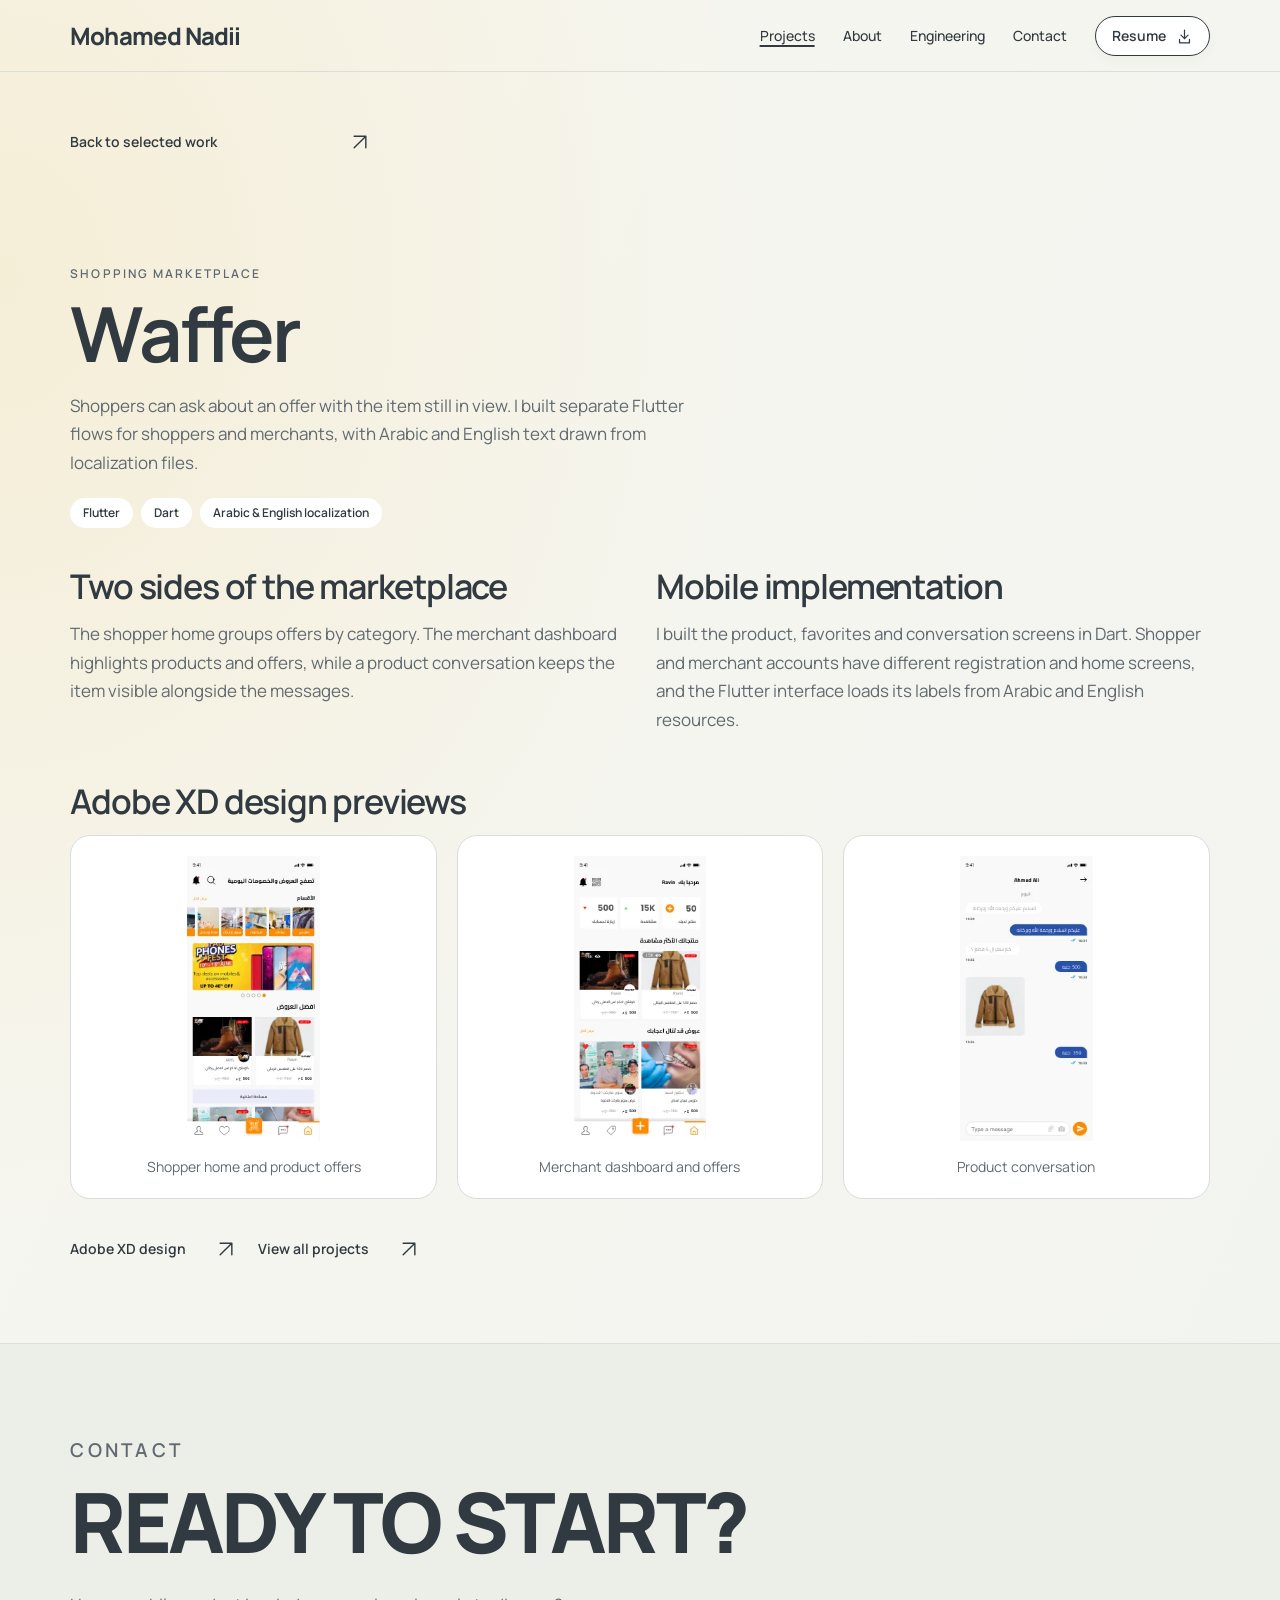
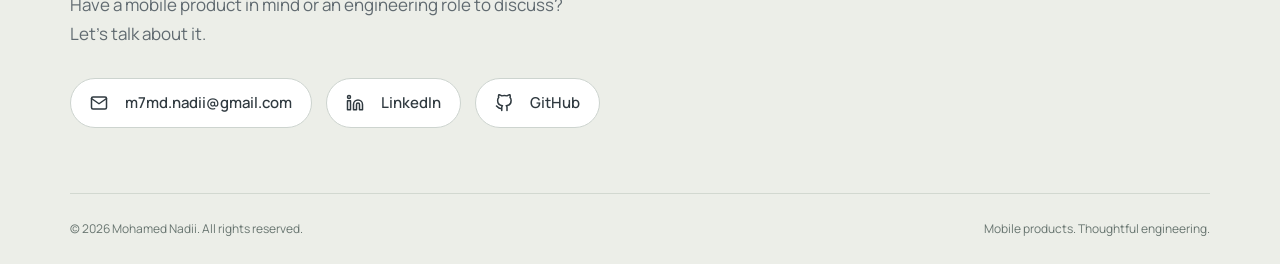
<file: work/waffer/index.html>
<!doctype html><html lang="en"><head><meta charset="UTF-8"><meta name="viewport" content="width=device-width,initial-scale=1"><meta name="theme-color" content="#f6f5ee"><meta name="color-scheme" content="light"><title>Waffer — Mobile Project | Mohamed Nadii</title><meta name="description" content="Shoppers can ask about an offer with the item still in view. I built separate Flutter flows for shoppers and merchants, with Arabic and English text drawn from localization files."><link rel="canonical" href="https://nadii7.github.io/work/waffer/"><meta property="og:type" content="website"><meta property="og:site_name" content="Mohamed Nadii"><meta property="og:title" content="Waffer — Mobile Project | Mohamed Nadii"><meta property="og:description" content="Shoppers can ask about an offer with the item still in view. I built separate Flutter flows for shoppers and merchants, with Arabic and English text drawn from localization files."><meta property="og:url" content="https://nadii7.github.io/work/waffer/"><meta property="og:image" content="https://nadii7.github.io/social.png"><meta property="og:image:alt" content="Mohamed Nadii — Mobile apps, from the ground up."><meta name="twitter:card" content="summary_large_image"><link rel="icon" href="/favicon.svg" type="image/svg+xml"><link rel="preload" href="/fonts/manrope.ttf" as="font" type="font/ttf" crossorigin><link rel="stylesheet" href="/styles.css"><link rel="stylesheet" href="/reference-theme.css"><script type="application/ld+json">{"@context":"https://schema.org","@type":"Person","name":"Mohamed Nadii","jobTitle":"Senior Flutter Developer","url":"https://nadii7.github.io","email":"mailto:m7md.nadii@gmail.com","sameAs":["https://github.com/Nadii7","https://www.linkedin.com/in/m7md-nadii"]}</script><script type="module" src="/app.js"></script></head><body><a class="skip-link" href="#main">Skip to content</a><header class="site-header container"><a class="wordmark" href="/" aria-label="Mohamed Nadii home">Mohamed Nadii</a><nav aria-label="Main navigation" id="main-nav"><a href="/#work" aria-current="page">Projects</a><a href="/#about">About</a><a href="/engineering/" >Engineering</a><a href="#contact">Contact</a><a class="resume-nav" href="/downloads/mohamed-nadii-resume-may-2025.pdf" download>Resume <svg class="icon " width="24" height="24" viewBox="0 0 24 24" fill="none" aria-hidden="true" focusable="false"><path d="M12 3v12M7 10l5 5 5-5M5 16v5h14v-5" stroke="currentColor" stroke-width="1.7" stroke-linecap="round" stroke-linejoin="round"/></svg></a></nav><button class="menu-toggle" type="button" aria-expanded="false" aria-controls="main-nav" aria-label="Open navigation"><svg class="icon " width="24" height="24" viewBox="0 0 24 24" fill="none" aria-hidden="true" focusable="false"><path d="M4 8h16M4 16h16" stroke="currentColor" stroke-width="1.7" stroke-linecap="round" stroke-linejoin="round"/></svg><span class="menu-label">Menu</span></button></header><main id="main" tabindex="-1"><article class="mobile-project container">
      <a class="text-link back-link" href="/#work" ><span>Back to selected work</span><svg class="icon " width="24" height="24" viewBox="0 0 24 24" fill="none" aria-hidden="true" focusable="false"><path d="M5 19L19 5M5 5h14v14" stroke="currentColor" stroke-width="1.7" stroke-linecap="round" stroke-linejoin="round"/></svg></a>
      <header><p class="section-label">Shopping marketplace</p><h1>Waffer</h1><p>Shoppers can ask about an offer with the item still in view. I built separate Flutter flows for shoppers and merchants, with Arabic and English text drawn from localization files.</p><ul class="tags" aria-label="Technologies"><li>Flutter</li><li>Dart</li><li>Arabic &amp; English localization</li></ul></header>
      <div class="mobile-project-details"><section><h2>Two sides of the marketplace</h2><p>The shopper home groups offers by category. The merchant dashboard highlights products and offers, while a product conversation keeps the item visible alongside the messages.</p></section><section><h2>Mobile implementation</h2><p>I built the product, favorites and conversation screens in Dart. Shopper and merchant accounts have different registration and home screens, and the Flutter interface loads its labels from Arabic and English resources.</p></section></div>
      <section><h2>Adobe XD design previews</h2><div class="mobile-project-gallery"><figure><img class="" src="/images/selected/waffer-1.webp" width="188" height="405" alt="Shopper home and product offers" loading="lazy" decoding="async"><figcaption>Shopper home and product offers</figcaption></figure><figure><img class="" src="/images/selected/waffer-2.webp" width="188" height="405" alt="Merchant dashboard and offers" loading="lazy" decoding="async"><figcaption>Merchant dashboard and offers</figcaption></figure><figure><img class="" src="/images/selected/waffer-3.webp" width="188" height="405" alt="Product conversation" loading="lazy" decoding="async"><figcaption>Product conversation</figcaption></figure></div></section>
      <nav class="mobile-project-links" aria-label="Project links"><a class="text-link" href="https://xd.adobe.com/view/1df18220-16ae-4194-b60d-5e3b49403cb6-48a2/grid" ><span>Adobe XD design</span><svg class="icon " width="24" height="24" viewBox="0 0 24 24" fill="none" aria-hidden="true" focusable="false"><path d="M5 19L19 5M5 5h14v14" stroke="currentColor" stroke-width="1.7" stroke-linecap="round" stroke-linejoin="round"/></svg></a><a class="text-link" href="/#work" ><span>View all projects</span><svg class="icon " width="24" height="24" viewBox="0 0 24 24" fill="none" aria-hidden="true" focusable="false"><path d="M5 19L19 5M5 5h14v14" stroke="currentColor" stroke-width="1.7" stroke-linecap="round" stroke-linejoin="round"/></svg></a></nav>
    </article></main><footer class="contact" id="contact"><div class="container"><p class="section-label">Contact</p><h2>READY TO START?</h2><p>Have a mobile product in mind or an engineering role to discuss?<br>Let’s talk about it.</p><div class="contact-actions"><a class="contact-email" href="mailto:m7md.nadii@gmail.com"><svg class="icon " width="24" height="24" viewBox="0 0 24 24" fill="none" stroke="currentColor" stroke-width="2" stroke-linecap="round" stroke-linejoin="round" aria-hidden="true" focusable="false"><rect x="2" y="4" width="20" height="16" rx="2"/><path d="m22 6-10 7L2 6"/></svg><span>m7md.nadii@gmail.com</span></a><a class="social-link" href="https://www.linkedin.com/in/m7md-nadii"><svg class="icon " width="24" height="24" viewBox="0 0 24 24" fill="none" stroke="currentColor" stroke-width="2" stroke-linecap="round" stroke-linejoin="round" aria-hidden="true" focusable="false"><path d="M16 8a6 6 0 0 1 6 6v7h-4v-7a2 2 0 0 0-4 0v7h-4v-7a6 6 0 0 1 6-6Z"/><rect x="2" y="9" width="4" height="12"/><circle cx="4" cy="4" r="2"/></svg><span>LinkedIn</span></a><a class="social-link" href="https://github.com/Nadii7"><svg class="icon " width="24" height="24" viewBox="0 0 24 24" fill="none" stroke="currentColor" stroke-width="2" stroke-linecap="round" stroke-linejoin="round" aria-hidden="true" focusable="false"><path d="M9 19c-5 1.5-5-2.5-7-3m14 6v-3.87a3.37 3.37 0 0 0-.94-2.61c3.14-.35 6.44-1.54 6.44-7A5.44 5.44 0 0 0 20 4.77 5.07 5.07 0 0 0 19.91 1S18.73.65 16 2.48a13.38 13.38 0 0 0-7 0C6.27.65 5.09 1 5.09 1A5.07 5.07 0 0 0 5 4.77a5.44 5.44 0 0 0-1.5 3.78c0 5.42 3.3 6.61 6.44 7A3.37 3.37 0 0 0 9 18.13V22"/></svg><span>GitHub</span></a></div><div class="footer-bottom"><p>© 2026 Mohamed Nadii. All rights reserved.</p><a href="/#work">Mobile products. Thoughtful engineering.</a></div></div></footer></body></html>
</file>
<file: styles.css>
@font-face{font-family:Archivo;src:url('/fonts/archivo.ttf') format('truetype');font-weight:100 900;font-display:swap;font-style:normal}
@font-face{font-family:Manrope;src:url('/fonts/manrope.ttf') format('truetype');font-weight:200 800;font-display:swap;font-style:normal}
:root{--paper:#f6f5ee;--ink:#303a40;--muted:#606a70;--line:#d9ddd9;--blue:#364249;--pale:#ecefe9;--white:#fff;--reverse:#c0cbd8;--ease:cubic-bezier(.16,1,.3,1);scroll-behavior:smooth;color-scheme:light}
*,*::before,*::after{box-sizing:border-box}body{margin:0;background:var(--paper);color:var(--ink);font-family:Manrope,sans-serif;font-size:17px;line-height:1.7;-webkit-font-smoothing:antialiased}::selection{background:var(--blue);color:var(--white)}html{scrollbar-color:#8393ac var(--paper);scrollbar-width:thin;scroll-padding-top:30px}a{color:inherit;text-decoration:none;text-underline-offset:.25em}a:hover{text-decoration:underline}button{font:inherit;color:inherit;cursor:pointer}button:disabled{opacity:.4;cursor:default}button,a{-webkit-tap-highlight-color:transparent}a:focus-visible,button:focus-visible,[tabindex]:focus-visible{outline:3px solid var(--blue);outline-offset:6px;border-radius:4px}.reverse :focus-visible,.contact :focus-visible{outline-color:#fff}h1,h2,h3,h4,p,figure,ol,ul,dl,dd{margin:0}h1,h2,h3,h4{font-family:Archivo,sans-serif;font-weight:650;line-height:1.1;letter-spacing:-.025em}h1{font-size:clamp(48px,5.07vw,73px)}h2{font-size:50px}h3{font-size:28px}h4{font-size:22px}img{display:block;max-width:100%;height:auto}svg{display:block;flex-shrink:0}.icon{width:24px;height:24px}p{max-width:74ch}.container{width:calc(100% - 144px);max-width:1296px;margin-inline:auto}.section-space{margin-top:90px}.mobile-only,.mobile-headline,.mobile-contribution,.mobile-tech{display:none}.skip-link{position:absolute;top:12px;left:12px;z-index:20;transform:translateY(-180%);padding:12px 18px;background:var(--ink);color:white;border-radius:8px}.skip-link:focus{transform:translateY(0)}#main:focus{outline:none}.site-header{height:104px;display:flex;align-items:center;justify-content:space-between;border-bottom:1px solid var(--line);position:relative}.wordmark{font-family:Archivo,sans-serif;font-size:32px;font-weight:700;letter-spacing:-.04em;line-height:1}.wordmark:hover{text-decoration:none}.site-header nav{display:flex;align-items:center;gap:46px;font-size:14px;font-weight:650}.site-header nav .button{margin-left:148px;width:192px}.site-header nav a[aria-current]{text-decoration:underline;text-decoration-thickness:2px}.button{display:inline-flex;align-items:center;justify-content:space-between;gap:32px;min-height:52px;padding:14px 18px;background:var(--ink);color:var(--white);border-radius:10px;font-size:14px;font-weight:650;line-height:24px;border:0;transition:background .2s,color .2s}.button:hover{background:#2d3d53;text-decoration:none}.button .icon{width:21px;height:21px;transition:transform .3s var(--ease)}.button:hover .icon,.text-link:hover .icon{transform:translate(2px,-2px)}.button-quiet{background:transparent;color:var(--ink)}.button-quiet:hover{background:#e6ebf2}.text-link{display:inline-flex;align-items:center;justify-content:space-between;gap:30px;min-height:44px;font-size:14px;font-weight:650;line-height:24px}.text-link .icon{width:20px;height:20px;transition:transform .3s var(--ease)}.menu-toggle{display:none}.home-hero{display:grid;grid-template-columns:minmax(0,700px) minmax(0,542px);gap:54px;padding-block:30px 60px}.hero-copy{padding-top:32px}.hero-copy h1{font-size:73px;line-height:1.1;white-space:nowrap}.hero-identity{font-size:20px;font-weight:650;line-height:30px;margin-top:32px}.hero-description{font-size:18px;line-height:30px;max-width:49ch;color:var(--muted);margin-top:38px}.hero-actions{display:flex;align-items:center;gap:16px;margin-top:52px}.hero-actions>.button:first-child{min-width:214px}.hero-location{font-size:13px;color:var(--muted);margin-top:43px;line-height:22px}.product-stage{min-width:0;background:var(--blue);color:white;border-radius:16px;padding:28px;min-height:552px;align-self:start;height:552px;overflow:hidden;position:relative}.product-stage h2{font-size:24px;letter-spacing:-.015em;line-height:29px}.stage-screens{height:432px;position:relative;margin-top:32px}.stage-screens img{position:absolute;width:33%;max-width:none}.stage-screens img:nth-child(1){left:0;top:0}.stage-screens img:nth-child(2){left:38%;top:23px}.stage-screens img:nth-child(3){left:75%;top:47px;width:24.5%}.product-stage figcaption{font-size:11px;line-height:18px;position:absolute;bottom:24px;left:28px}.selected-work{margin-top:20px;scroll-margin-top:40px}.section-heading{display:flex;align-items:center;justify-content:space-between;gap:32px;margin-bottom:50px}.section-heading p{font-size:16px;line-height:27px;color:var(--muted);max-width:398px}.project-grid{display:grid;grid-template-columns:repeat(3,minmax(0,1fr));gap:24px}.project-card{border-radius:16px;padding:28px;background:var(--project-bg);color:var(--project-ink);display:flex;flex-direction:column;min-width:0;position:relative}.project-card h3{font-size:31px;white-space:nowrap}.project-card h3 a:hover{text-decoration:none}.project-summary{color:var(--muted);font-size:14px;line-height:24px;margin-top:20px;min-height:48px}.project-image-link{width:196px;max-width:80%;margin:26px auto 0;display:block}.project-image-link img{width:100%;transition:transform .5s var(--ease)}.project-image-link:hover img{transform:translateY(-4px)}.image-source{font-size:10px;line-height:18px;color:var(--muted);margin-top:18px}.project-contribution{margin-top:20px}.project-contribution h4{font:650 13px/21px Manrope,sans-serif;letter-spacing:normal}.project-contribution p{font-size:14px;line-height:23px;margin-top:12px;color:var(--muted)}.project-card>.text-link{margin-top:26px;width:100%}.project-remotely{--muted:#c0cbd8}.reverse{background:var(--ink);color:var(--white);--muted:#c0cbd8}.teaser-grid{display:grid;grid-template-columns:minmax(0,870px) minmax(240px,353px);gap:73px;padding-block:63px 55px}.engineering-teaser h2{font-size:57px}.engineering-teaser h3{font:600 19px/30px Manrope,sans-serif;letter-spacing:normal;margin-top:26px}.engineering-teaser p{color:var(--reverse);max-width:68ch;font-size:18px;line-height:31px;margin-top:36px}.engineering-teaser .text-link{width:400px;max-width:100%;margin-top:46px}.lifecycle-preview{list-style:none;align-self:center;display:flex;flex-direction:column;gap:18px;padding:0}.lifecycle-preview li,.committed-flow li{background:#2d3d53;border-radius:10px;padding:22px;font-size:16px;font-weight:600;line-height:27px;color:white}.home-about{display:grid;grid-template-columns:minmax(0,900px) minmax(230px,296px);gap:100px;margin-bottom:90px}.home-about h2{font-size:48px}.home-about>div>p{margin-top:32px;color:var(--muted);font-size:17px;line-height:29px;max-width:62ch}.home-about .text-link{width:270px;max-width:100%;margin-top:31px}.home-about h3{font:650 15px/25px Manrope,sans-serif;letter-spacing:normal}.home-about .experience-summary p{font-size:14px;line-height:31px;margin-top:24px}.experience-summary .button{padding-left:0;margin-top:18px}.contact{background:var(--blue);color:white;padding-block:55px 30px}.contact h2{font-size:66px}.contact>.container>p{font-size:19px;line-height:28px;margin-top:27px}.email-row{display:flex;align-items:center;gap:16px;margin-top:48px;flex-wrap:wrap}.contact-email{font:600 30px/43px Archivo,sans-serif;letter-spacing:-.015em}.icon-button{display:inline-flex;align-items:center;justify-content:center;background:transparent;border:1px solid currentColor;border-radius:8px;width:44px;height:44px;padding:10px}.footer-bottom{display:flex;align-items:center;justify-content:space-between;border-top:1px solid #7795ed;padding-top:20px;margin-top:44px;font-size:13px;line-height:23px}.back-link{width:300px;max-width:100%;margin-bottom:60px}.case-hero{background:var(--project-bg);color:var(--project-ink);padding-block:24px 44px}.case-hero h1{font-size:73px}.case-subtitle{font:550 23px/34px Archivo,sans-serif;margin-top:32px}.case-focus{color:var(--muted);font-size:18px;line-height:30px;margin-top:28px}.tags{padding:0;list-style:none;display:flex;flex-wrap:wrap;gap:8px;margin-top:40px}.tags li{font-size:12px;font-weight:600;line-height:18px;border-radius:15px;background:white;color:var(--ink);padding:6px 13px}.project-remotely .tags li{background:#34435a;color:white}.case-body{padding-block:75px 90px}.contribution-panel{background:white;border-radius:14px;padding:40px}.contribution-panel h2{font-size:37px}.contribution-grid{display:grid;grid-template-columns:minmax(0,760px) minmax(200px,334px);gap:72px;margin-top:28px}.contribution-grid>p{font-size:20px;line-height:33px;max-width:55ch}.contribution-grid>div h3{font:650 15px/25px Manrope,sans-serif;letter-spacing:normal}.contribution-grid>div p{font-size:14px;line-height:26px;margin-top:16px;color:var(--muted)}.team-context{border-top:1px solid var(--line);display:flex;gap:52px;padding-top:26px;margin-top:44px}.team-context h3{font:650 13px/24px Manrope,sans-serif;letter-spacing:normal;flex:0 0 170px}.team-context ul{display:flex;gap:10px 22px;flex-wrap:wrap;padding:0;list-style:none;color:var(--muted);font-size:13px;line-height:24px}.team-context li span{font-weight:650;font-variant-numeric:tabular-nums}.walkthrough{background:var(--project-bg);color:var(--project-ink);border-radius:14px;padding:36px;margin-top:90px}.walkthrough h2{font-size:37px}.gallery-label{font-size:12px;color:var(--muted);margin-top:12px}.gallery-track{list-style:none;padding:0;display:grid;grid-template-columns:repeat(3,minmax(0,1fr));gap:48px;margin-top:48px}.gallery-slide figure{display:flex;align-items:center;flex-direction:column}.gallery-slide img{width:270px;max-width:100%}.gallery-slide figcaption{width:270px;max-width:100%;font-size:14px;font-weight:650;line-height:24px;margin-top:24px}.gallery-controls{display:none}.case-reasoning{display:grid;gap:64px;margin-top:100px}.case-reasoning h2{font-size:35px;max-width:55ch}.case-reasoning>div:first-child h2{font-size:39px}.case-reasoning p{font-size:20px;line-height:33px;color:var(--muted);margin-top:22px;max-width:75ch}.evidence-panel{padding:32px;border-radius:14px}.evidence-panel h3{font-size:29px}.evidence-panel p{font-size:17px;line-height:29px;margin-top:22px}.evidence-panel .text-link{margin-top:20px}.store-links{display:flex;gap:72px;margin-top:60px}.store-links .text-link{width:250px}.store-note,.attribution{color:var(--muted);font-size:13px;line-height:23px;margin-top:26px;max-width:90ch}.other-work{display:flex;align-items:center;gap:40px;flex-wrap:wrap;border-top:1px solid var(--line);margin-top:70px;padding-top:30px}.other-work h2{font-size:22px;margin-right:auto}.engineering-hero{padding-block:24px 70px}.engineering-hero h1{font-size:69px}.engineering-hero .container>p{font-size:21px;line-height:34px;color:#d8e0ea;margin-top:36px}.engineering-hero .container>.engineering-context{font-size:14px;line-height:24px;color:var(--reverse);margin-top:50px}.engineering-body{padding-block:90px}.engineering-body h2{font-size:38px}.engineering-contribution h2{font-size:40px}.engineering-contribution>p{font-size:21px;line-height:35px;color:var(--muted);margin-top:28px;max-width:78ch}.engineering-contribution>.source-note,.source-note{font-size:13px;line-height:24px;color:var(--muted)}.lifecycle-comparison{display:grid;grid-template-columns:1fr 1.16fr;gap:64px;margin-top:70px}.lifecycle-comparison h2{font-size:31px}.lifecycle-comparison ol{padding:0;list-style:none;margin-top:28px;display:flex;flex-direction:column;gap:16px}.original-flow li{border:1px solid var(--line);border-radius:10px;padding:20px;font-size:16px;line-height:27px}.original-flow p{color:var(--muted);font-size:13px;line-height:24px;margin-top:22px}.prose-section{margin-top:80px;display:grid;gap:42px}.prose-section p{font-size:19px;line-height:32px;color:var(--muted);margin-top:22px;max-width:78ch}.validation-panel{background:var(--pale);border-radius:12px;padding:28px}.validation-panel h3{font-size:27px}.validation-panel p{font-size:16px;line-height:28px;margin-top:18px}.fork-section h2{font-size:50px}.section-intro{font-size:19px;line-height:31px;color:var(--muted);margin-top:28px;max-width:79ch}.fork-list{margin-top:46px}.fork-row{display:grid;grid-template-columns:minmax(0,470px) 1fr;gap:50px;border-top:1px solid var(--line);padding-block:28px}.fork-row h3{font-size:28px}.fork-row h3 a{display:inline-flex;gap:20px;align-items:center}.fork-row h3 .icon{width:20px;height:20px}.fork-row p{font-size:16px;line-height:28px;color:var(--muted)}.fork-row .source-note{font-size:12px;line-height:22px;margin-top:8px}.architecture>h2{font-size:55px}.architecture>h3{font-size:31px;margin-top:70px}.architecture>.source-note{margin-top:16px}.architecture-layers{display:grid;grid-template-columns:repeat(4,minmax(0,1fr));gap:24px;padding:0;list-style:none;margin-top:36px}.architecture-layers li{background:white;border-radius:10px;padding:20px;position:relative}.architecture-layers li:nth-child(even){background:var(--pale)}.architecture-layers h4{font-size:21px}.architecture-layers p{font-size:12px;line-height:20px;color:var(--muted);margin-top:16px}.architecture-layers .icon{position:absolute;right:-24px;top:40%;width:24px;height:24px;color:var(--blue)}.architecture-layers li:last-child .icon{display:none}.architecture>.pattern-title{font-size:37px;margin-top:75px}.patterns{margin-top:35px}.patterns>div{display:grid;grid-template-columns:440px 1fr;gap:25px;border-top:1px solid var(--line);padding-block:22px}.patterns dt{font:650 22px/28px Archivo,sans-serif;letter-spacing:-.025em}.patterns dd{font-size:15px;line-height:25px;color:var(--muted)}.architecture>.technology-title{font-size:37px}.technology-grid{display:grid;grid-template-columns:repeat(3,1fr);gap:36px;margin-top:40px}.technology-grid h4{font-size:25px}.technology-grid p{color:var(--muted);font-size:16px;line-height:28px;margin-top:18px}.leadership{border-radius:14px;padding:36px}.leadership-grid{display:grid;grid-template-columns:1fr 1fr;gap:80px;margin-top:36px}.leadership h3{font-size:22px}.leadership p{color:var(--reverse);font-size:17px;line-height:29px;margin-top:20px}.leadership .text-link{margin-top:30px}.about-hero{padding-block:35px 70px}.about-hero h1{font-size:69px}.about-hero>p{max-width:65ch;font-size:21px;color:var(--muted);line-height:35px;margin-top:35px}.about-hero>.button{margin-top:35px;padding-left:0}.about-hero>.source-note{font-size:13px;margin-top:12px}.about-body{padding-block:15px 90px}.about-body h2{font-size:42px}.about-body>section>p{margin-top:28px;color:var(--muted)}.about-body .team-context{margin-top:30px}.career-list{display:grid;grid-template-columns:1fr 1fr;gap:50px;margin-top:40px}.career-list article{border-top:1px solid var(--line);padding-top:24px}.career-list h3{font-size:28px}.career-list p{margin-top:14px;color:var(--muted);font-size:15px;line-height:27px}.career-list .career-role{color:var(--ink);font-weight:650}.education .text-link{margin-top:24px}.not-found{padding-block:80px 100px}.not-found>p{color:var(--muted);margin-bottom:30px}.not-found h1{margin-bottom:35px}.not-found .button{margin-top:20px}
@media(min-width:1101px){.product-stage{animation:stage-arrive .9s var(--ease) both}@keyframes stage-arrive{from{clip-path:inset(0 0 5% 0 round 16px)}to{clip-path:inset(0 0 0 0 round 16px)}}}
@media(max-width:1250px) and (min-width:701px){.container{width:calc(100% - 80px)}.site-header nav .button{margin-left:40px}.home-hero{gap:32px;grid-template-columns:1.25fr 1fr}.hero-copy h1{font-size:clamp(45px,5vw,65px)}.hero-identity{font-size:17px}.hero-description{font-size:16px;line-height:28px}.product-stage{min-height:480px;padding:24px}.product-stage h2{font-size:21px}.stage-screens{height:330px}.project-card{padding:22px}.project-card h3{font-size:clamp(23px,2.4vw,31px)}.project-image-link{width:160px}.project-summary{font-size:13px;line-height:23px}.project-contribution p{font-size:13px}.teaser-grid{gap:32px;grid-template-columns:1.7fr 1fr}.engineering-teaser h2{font-size:45px}.home-about{gap:45px;grid-template-columns:1.6fr 1fr}.home-about h2{font-size:42px}.contribution-grid{gap:35px}.team-context{gap:20px}.team-context h3{flex-basis:120px}.fork-row{grid-template-columns:1fr 1.4fr;gap:32px}.patterns>div{grid-template-columns:34% 1fr}.architecture-layers{gap:16px}.architecture-layers h4{font-size:18px}.architecture-layers .icon{right:-20px;width:20px}.gallery-track{gap:28px}}
@media(max-width:900px) and (min-width:701px){.home-hero{grid-template-columns:1fr}.hero-copy h1{font-size:65px}.hero-description{max-width:58ch}.hero-copy{padding-top:15px}.product-stage{max-width:600px;min-height:500px}.stage-screens{height:360px}.hero-location{margin-bottom:10px}.section-heading{align-items:start}.section-heading h2{font-size:42px}.section-heading p{font-size:14px}.project-grid{grid-template-columns:1fr}.project-card{display:grid;grid-template-columns:1fr 1fr;gap:0 30px;min-height:460px;padding:28px}.project-card h3{font-size:31px;grid-column:1;align-self:start}.project-summary{grid-column:1;align-self:start;margin-top:16px}.project-image-link{grid-column:2;grid-row:1/5;margin:0 auto;width:170px}.image-source{grid-column:2;grid-row:5;margin-top:10px;text-align:center}.project-contribution{grid-column:1;grid-row:3;margin-top:16px;align-self:start}.project-card>.text-link{grid-column:1/-1}.architecture-layers{grid-template-columns:1fr 1fr;gap:24px}.architecture-layers .icon{display:none}.technology-grid{gap:20px}.lifecycle-comparison{gap:30px}.team-context{display:block}.team-context ul{margin-top:16px}}
@media(max-width:700px){body{font-size:16px}.container{width:calc(100% - 48px)}.section-space{margin-top:60px}h2{font-size:35px}.desktop-only,.desktop-headline,.identity-dot,.desktop-contribution{display:none}.mobile-only,.mobile-headline,.mobile-contribution,.mobile-tech{display:block}.site-header{height:88px}.site-header nav{position:absolute;top:87px;left:-24px;right:-24px;z-index:10;display:none;align-items:stretch;flex-direction:column;gap:12px;padding:24px;background:var(--paper);border-bottom:1px solid var(--line)}.site-header nav.is-open{display:flex}.site-header nav>a{padding:12px 0;min-height:48px}.site-header nav .button{margin:0;width:100%;padding:14px 18px}.menu-toggle{display:flex;align-items:center;justify-content:center;width:44px;height:44px;background:none;border:0;padding:10px}.menu-label{position:absolute;width:1px;height:1px;overflow:hidden;clip-path:inset(50%)}.home-hero{display:flex;flex-direction:column;gap:0;padding-block:35px 0}.hero-copy{padding-top:0}.hero-copy h1{font-size:clamp(30px,9.75vw,52px);line-height:1.1;white-space:normal}.hero-identity{font-size:17px;line-height:29px;margin-top:40px}.hero-description{font-size:15px;line-height:25px;max-width:36ch;margin-top:38px}.hero-actions{margin-top:35px}.hero-actions>.button:first-child{width:100%}.hero-actions>.button-quiet,.hero-location{display:none}.product-stage{width:100%;margin-top:48px;padding:18px 24px 18px 28px;min-height:0;height:251px;border-radius:14px}.product-stage h2,.product-stage figcaption{display:none}.stage-screens{margin:0;height:100%;position:relative}.stage-screens img:nth-child(1){width:33%;left:0;top:0}.stage-screens img:nth-child(2){width:33%;left:35.75%;top:0}.stage-screens img:nth-child(3){width:27.5%;left:71.5%;top:0}.selected-work{margin-top:83px}.section-heading{margin-bottom:24px}.section-heading h2{font-size:35px}.section-heading>p{display:none}.project-grid{grid-template-columns:1fr;gap:24px}.project-card{padding:24px 22px;display:block;min-height:556px;border-radius:14px}.project-card h3{font-size:29px;white-space:normal}.project-summary{font-size:13px;line-height:22px;max-width:29ch;margin-top:16px;min-height:44px}.project-image-link{width:42.1%;max-width:none;position:absolute;right:22px;top:153px;margin:0}.project-image-link:hover img{transform:none}.image-source{position:absolute;left:calc(100% - 42.1% - 22px);bottom:62px;margin:0;font-size:10px;line-height:18px;max-width:42.1%}.project-contribution{margin-top:48px;width:44.5%;max-width:185px}.project-contribution h4{font-size:13px;line-height:21px}.project-contribution p{font-size:12px;line-height:22px;margin-top:20px}.project-contribution .mobile-tech{font-size:12px;line-height:24px;margin-top:53px}.project-card>.text-link{position:absolute;left:22px;right:22px;bottom:16px;width:auto;font-size:14px;margin:0}.engineering-teaser{margin-top:86px}.teaser-grid{display:flex;flex-direction:column;gap:35px;padding-block:47px 35px;position:relative}.engineering-teaser h2{font-size:35px}.engineering-teaser h3{font-size:14px;line-height:24px;margin-top:22px}.engineering-teaser p{font-size:16px;line-height:28px;margin-top:36px;max-width:38ch}.engineering-teaser .text-link{margin-top:166px;width:100%;font-size:14px}.lifecycle-preview{position:absolute;left:24px;right:24px;bottom:123px;display:block;align-self:stretch}.lifecycle-preview li{background:none;padding:0;font-size:14px;font-weight:500;line-height:27px;border-radius:0}.home-about{display:block;margin-block:62px 55px}.home-about h2{font-size:32px}.home-about>div>p{font-size:15px;line-height:26px;margin-top:32px}.home-about .text-link{width:100%;margin-top:35px}.home-about .experience-summary{display:none}.contact{padding-block:55px 30px}.contact h2{font-size:45px;max-width:11ch}.mobile-break{display:block}.contact>.container>p{font-size:15px;line-height:28px;max-width:30ch;margin-top:28px}.email-row{gap:12px;margin-top:34px}.contact-email{font-size:clamp(17px,5.38vw,24px);line-height:34px;white-space:nowrap}.copy-status:empty{display:none}.footer-bottom{flex-direction:column;align-items:start;gap:12px;margin-top:36px;padding-top:20px;font-size:13px}.back-link{margin-bottom:45px;width:100%;font-size:13px}.case-hero{padding-block:22px 36px}.case-hero h1{font-size:clamp(39px,11vw,56px)}.case-subtitle{font-size:18px;line-height:29px;margin-top:24px}.case-focus{font-size:14px;line-height:25px;margin-top:24px}.tags{margin-top:30px;gap:7px}.case-body{padding-block:45px 55px}.contribution-panel{padding:25px 22px}.contribution-panel h2{font-size:30px}.contribution-grid{display:block;margin-top:24px}.contribution-grid>p{font-size:16px;line-height:28px}.contribution-grid>div{margin-top:24px}.contribution-grid>div h3{font-size:13px;line-height:23px}.contribution-grid>div p{font-size:13px;line-height:24px;margin-top:10px}.team-context{display:block;padding-top:22px;margin-top:28px}.team-context h3{font-size:13px;line-height:24px}.team-context ul{margin-top:13px;display:grid;grid-template-columns:1fr;gap:5px;font-size:12px;line-height:23px}.walkthrough{padding:24px 18px;margin-top:45px;overflow:hidden}.walkthrough h2{font-size:30px}.gallery-label{font-size:11px;margin-top:14px}.gallery-track{display:flex;overflow-x:auto;gap:28px;scroll-snap-type:x mandatory;scrollbar-width:none;overscroll-behavior-inline:contain;margin-top:30px;scroll-behavior:smooth}.gallery-track::-webkit-scrollbar{display:none}.gallery-slide{flex:0 0 100%;scroll-snap-align:center}.gallery-slide img{width:230px}.gallery-slide figcaption{width:230px;font-size:13px;line-height:23px;margin-top:20px}.gallery-controls{display:flex;justify-content:space-between;align-items:center;gap:20px;margin-top:24px;font-size:12px;line-height:22px;font-variant-numeric:tabular-nums}.gallery-controls button{border-color:currentColor}.case-reasoning{margin-top:55px;gap:38px}.case-reasoning h2,.case-reasoning>div:first-child h2{font-size:29px}.case-reasoning p{font-size:16px;line-height:28px;margin-top:20px}.evidence-panel{padding:24px}.evidence-panel h3{font-size:25px}.evidence-panel p{font-size:14px;line-height:26px}.store-links{gap:20px;flex-wrap:wrap;margin-top:35px}.store-links .text-link{width:100%}.store-note{font-size:11px;line-height:21px;margin-top:20px}.other-work{margin-top:45px;display:block;padding-top:26px}.other-work h2{font-size:25px}.other-work .text-link{display:flex;margin-top:15px;width:100%}.engineering-hero{padding-block:20px 50px}.engineering-hero .back-link{display:none}.engineering-hero h1{font-size:41px;max-width:14ch;margin-top:23px}.engineering-hero .container>p{font-size:16px;line-height:28px;margin-top:35px}.engineering-hero .container>.engineering-context{font-size:13px;line-height:24px;margin-top:36px}.engineering-body{padding-block:58px}.engineering-body h2,.engineering-contribution h2{font-size:31px}.engineering-contribution>p{font-size:16px;line-height:28px;margin-top:22px}.engineering-contribution>.source-note{font-size:12px;line-height:23px;margin-top:22px}.lifecycle-comparison{display:block;margin-top:48px}.lifecycle-comparison h2{font-size:30px}.original-flow ol{display:none}.original-flow p{font-size:14px;line-height:25px;margin-top:20px}.committed-flow{margin-top:46px}.committed-flow ol{margin-top:24px;gap:16px}.committed-flow li{padding:22px;font-size:15px;line-height:26px}.prose-section{margin-top:55px;gap:35px}.prose-section h2{font-size:29px}.prose-section p{font-size:15px;line-height:27px;margin-top:22px}.validation-panel{padding:24px}.validation-panel h3{font-size:26px}.validation-panel p{font-size:14px;line-height:25px}.fork-section h2{font-size:34px}.section-intro{font-size:15px;line-height:27px;margin-top:24px}.fork-list{margin-top:35px}.fork-row{display:block;padding-block:23px}.fork-row h3{font-size:26px}.fork-row p{font-size:14px;line-height:25px;margin-top:18px}.fork-row .source-note{font-size:11px;line-height:22px;margin-top:9px}.attribution{font-size:12px;line-height:23px;margin-top:23px}.architecture>h2{font-size:33px}.architecture>h3{font-size:27px;margin-top:42px}.architecture>.source-note{font-size:12px}.architecture-layers{grid-template-columns:1fr;gap:18px;margin-top:26px}.architecture-layers li{padding:22px}.architecture-layers h4{font-size:22px}.architecture-layers p{font-size:13px;line-height:24px;margin-top:12px}.architecture-layers .icon{display:none}.architecture>.pattern-title{font-size:28px;margin-top:45px}.patterns{margin-top:25px}.patterns>div{display:block;padding-block:20px}.patterns dt{font-size:22px;line-height:28px}.patterns dd{font-size:14px;line-height:26px;margin-top:13px}.architecture>.technology-title{font-size:28px;margin-top:45px}.technology-grid{grid-template-columns:1fr;gap:28px;margin-top:30px}.technology-grid h4{font-size:24px}.technology-grid p{font-size:14px;line-height:27px;margin-top:14px}.leadership{padding:26px 22px}.leadership h2{font-size:31px}.leadership-grid{display:block;margin-top:30px}.leadership-grid>div+div{margin-top:30px}.leadership h3{font-size:23px}.leadership p{font-size:15px;line-height:27px;margin-top:18px}.about-hero{padding-block:25px 50px}.about-hero h1{font-size:40px}.about-hero>p{font-size:17px;line-height:29px;margin-top:26px}.about-body{padding-block:15px 55px}.about-body h2{font-size:32px}.about-body>section>p{font-size:15px;line-height:27px}.career-list{grid-template-columns:1fr;gap:30px;margin-top:30px}.career-list h3{font-size:27px}.career-list p{font-size:14px;line-height:26px}.career-list .source-note{font-size:12px}.about-body .source-note{font-size:12px;line-height:24px}.not-found{padding-block:60px 70px}.not-found h1{font-size:42px}.not-found p{font-size:15px}.not-found .button{width:100%}}
@media(min-width:500px) and (max-width:700px){.product-stage{height:340px}.stage-screens img:nth-child(1),.stage-screens img:nth-child(2){max-height:310px;width:auto}.stage-screens img:nth-child(3){max-height:260px;width:auto}.project-card{min-height:640px}.project-image-link{width:180px}.image-source{left:auto;right:22px;width:180px}.project-contribution{max-width:220px}.project-contribution p{font-size:14px;line-height:25px}.project-contribution .mobile-tech{margin-top:55px}}
@media(prefers-reduced-motion:reduce){:root{scroll-behavior:auto}*,*::before,*::after{animation:none!important;transition:none!important;scroll-behavior:auto!important}}

.mobile-copy,.original-summary{display:none}@media(max-width:700px){.desktop-copy{display:none}.mobile-copy,.original-summary{display:block}}

/* Approved lifecycle panel and compact mobile engineering composition. */
.mobile-engineering-foundations{display:none}
@media(min-width:701px){.lifecycle-comparison{padding:32px 40px 40px;background:var(--white);border-radius:14px;grid-template-columns:1fr 1fr;gap:125px;min-height:526px}.lifecycle-comparison h2{font-size:29px}.original-flow ol{margin-top:50px;gap:27px}.original-flow li{min-height:76px;padding:24px 22px;border:0;background:#edf1f6;line-height:26px}.committed-flow ol{margin-top:30px;gap:23px}.committed-flow li{min-height:76px;padding:24px 22px;background:var(--pale);color:var(--ink);line-height:26px}.original-flow>p{font-size:12px;line-height:22px}}
@media(min-width:701px) and (max-width:1100px){.lifecycle-comparison{gap:30px;padding:28px}.lifecycle-comparison h2{font-size:24px}.original-flow li,.committed-flow li{font-size:14px}}
@media(max-width:700px){.engineering-hero{padding-block:43px 52px}.engineering-hero h1{margin-top:0}.engineering-hero .container>p{margin-top:39px}.engineering-hero .container>.engineering-context{margin-top:35px}.engineering-contribution>.source-note{display:none}.lifecycle-comparison h2{font-size:27px}.engineering-reasoning>div:first-child{display:none}.engineering-reasoning{gap:22px}.engineering-reasoning h2{font-size:30px}.engineering-reasoning .validation-panel{background:none;padding:0}.engineering-reasoning .validation-panel h3{font-size:27px}.engineering-reasoning .validation-panel p{font-size:14px;line-height:25px;margin-top:22px}.fork-section>.section-intro{display:none}.fork-row{padding-block:20px}.fork-row p{margin-top:15px}.fork-row .source-note{display:none}.fork-section>.attribution{font-size:11px;line-height:22px}.desktop-foundations,.desktop-leadership{display:none}.mobile-engineering-foundations{display:block;margin-top:45px}.mobile-engineering-foundations h2{font-size:33px}.mobile-engineering-foundations h3{font-size:28px;margin-top:24px}.mobile-engineering-foundations ul{list-style:none;padding:0;margin-top:24px;color:var(--muted);font-size:15px;line-height:30px}.mobile-engineering-foundations p{color:var(--muted);font-size:15px;line-height:28px;margin-top:24px}.mobile-engineering-foundations h3:nth-last-of-type(2)+p{font-size:14px}.mobile-engineering-foundations h3:last-of-type+p{line-height:27px}}
</file>
<file: reference-theme.css>
/* User-selected reference: alyfaraj.com. Original identity, content and product art. */
body{background:radial-gradient(ellipse at 0 15%,#f5eed7 0,transparent 42%),linear-gradient(115deg,#f7f6ef,#f2f4f0);overflow-x:clip}
h1,h2,h3,h4,.wordmark{font-family:Manrope,sans-serif;letter-spacing:-.035em}h2{font-weight:600}a{transition:color .2s ease}.container{width:89%;max-width:1280px}.site-header{height:72px;border:0;background:transparent}.site-header::after{content:"";position:absolute;bottom:0;left:50%;width:100vw;height:1px;transform:translateX(-50%);background:#dcded8}.wordmark{font-size:24px;font-weight:750;letter-spacing:-.04em;white-space:nowrap}.site-header nav{gap:28px;font-size:14px;font-weight:500}.site-header nav .button{margin:0;width:auto}.resume-nav{display:inline-flex;align-items:center;gap:10px;border:1px solid var(--ink);padding:9px 16px;border-radius:999px;background:#fff;font-weight:600;line-height:20px;box-shadow:0 5px 12px #303a4008}.resume-nav .icon{width:17px;height:17px}.resume-nav:hover{text-decoration:none;background:#ecefe9}.button{border-radius:999px;background:var(--ink);font-weight:600;min-height:48px;padding:12px 24px;box-shadow:0 10px 18px #303a4015;border:1px solid var(--ink);gap:15px}.button:hover{background:#46535b}.button-quiet{color:var(--ink);background:#fafaf6;border-color:#b9c0bf;box-shadow:0 6px 12px #303a4008}.button-quiet:hover{background:white}.text-link{font-weight:600}.section-label{font-size:12px;line-height:20px;font-weight:600;letter-spacing:.17em;text-transform:uppercase;color:var(--muted)}.visually-hidden{position:absolute;width:1px;height:1px;padding:0;margin:-1px;overflow:hidden;clip-path:inset(50%);white-space:nowrap;border:0}
.personal-hero{padding-block:96px 88px;position:relative}.personal-hero-grid{display:grid;grid-template-columns:minmax(0,1.25fr) minmax(0,1fr);gap:52px;align-items:start}.personal-intro{position:relative;min-width:0}.hero-monogram{position:absolute;left:-6vw;top:-40px;font-size:170px;font-weight:800;color:#c8cfcb;opacity:.26;line-height:1;letter-spacing:-.08em;pointer-events:none;z-index:0}.role-pill{display:inline-block;padding:6px 17px;background:#ffffffd9;border:1px solid #daddd8;border-radius:999px;font-size:11px;line-height:18px;font-weight:600;letter-spacing:.14em;text-transform:uppercase;box-shadow:0 6px 14px #303a4008;position:relative}.personal-intro h1{font-size:clamp(46px,5.85vw,84px);font-weight:800;line-height:.99;letter-spacing:-.045em;margin-top:20px;position:relative;white-space:nowrap}.personal-description{font-size:18px;line-height:1.7;color:var(--muted);margin-top:30px;max-width:61ch}.personal-actions{display:flex;align-items:center;flex-wrap:wrap;gap:16px;margin-top:34px}.hero-highlights{display:grid;grid-template-columns:repeat(3,minmax(0,1fr));gap:16px;margin-top:30px}.hero-highlights>div{background:#ffffffed;border:1px solid #e0e3df;border-radius:20px;padding:15px 16px;box-shadow:0 12px 25px #303a4010;display:flex;flex-direction:column-reverse;align-self:start;min-height:90px}.hero-highlights>div:nth-child(2){transform:translateY(-10px)}.hero-highlights dt{font-size:10px;line-height:16px;letter-spacing:.08em;text-transform:uppercase;color:var(--muted);margin-top:4px}.hero-highlights dd{font-size:31px;font-weight:600;line-height:37px;letter-spacing:-.035em}.personal-portrait{position:relative;margin:0;isolation:isolate}.personal-portrait::before{content:"";position:absolute;inset:2px -16px -4px 10px;border:1px dashed #bdc5bf;border-radius:42px;transform:rotate(5deg);z-index:-1}.personal-portrait img{width:100%;aspect-ratio:4/5;height:auto;object-fit:cover;object-position:center;filter:grayscale(1);border:12px solid white;border-radius:34px;box-shadow:0 22px 38px #25323925;background:#eee;position:relative}
.reference-work{padding-block:60px 90px;border-top:1px solid #e6e6de;scroll-margin-top:35px}.reference-work h2{font-size:48px;margin-top:5px}.reference-project-grid{display:grid;grid-template-columns:repeat(2,minmax(0,1fr));gap:26px;margin-top:38px}.work-card{min-width:0;background:white;border:1px solid #dfe2de;border-radius:25px;overflow:hidden;box-shadow:0 17px 28px #27353a12;transition:transform .35s var(--ease),box-shadow .35s var(--ease)}.work-card:hover{transform:translateY(-5px);box-shadow:0 23px 36px #27353a1b}.work-card-link{display:block;height:100%}.work-card-link:hover{text-decoration:none}.work-card-link:focus-visible{outline-offset:-5px;outline:3px solid #344047;border-radius:24px}.work-featured{grid-column:1/-1}.work-card-content{padding:24px 25px 25px}.work-card-title{display:flex;justify-content:space-between;gap:20px;align-items:center}.work-card-title h3{font-size:26px;font-weight:650}.work-card-title>.icon{width:18px;height:18px;color:#879399}.work-card-content>p{font-size:15px;line-height:25px;color:var(--muted);margin-top:12px}.work-card-content .tags{margin-top:15px;gap:8px}.work-card-content .tags li{font-size:11px;line-height:17px;background:#e9eff0;padding:4px 12px;border-radius:20px;border:1px solid #dfe6e7;color:#48575f;font-weight:500}.work-card-content>.work-credit{font-size:11px;line-height:20px;margin-top:15px;color:#637077}
.reference-about{padding-block:76px 85px;background:#ffffffc9;border-block:1px solid #e0e3df;scroll-margin-top:0}.reference-about-grid{display:grid;grid-template-columns:1fr 1fr;gap:75px;align-items:start}.reference-about h2{font-size:48px;line-height:1.12;margin-top:6px}.reference-about-grid>div>p:not(.section-label){color:var(--muted);font-size:16px;line-height:28px;margin-top:25px}.about-highlights{display:grid;grid-template-columns:1fr 1fr;gap:16px;margin-top:27px}.about-highlights>div{background:#eeeee7;border:1px solid #dfe2dc;border-radius:16px;padding:14px 17px;box-shadow:0 8px 16px #303a400a}.about-highlights span{display:block;font-size:10px;line-height:18px;letter-spacing:.12em;text-transform:uppercase;color:var(--muted)}.about-highlights strong{display:block;font-size:16px;line-height:24px;font-weight:650;margin-top:4px}.reference-about .text-link{margin-top:24px;gap:20px}.expertise-list{padding:0;list-style:none;display:grid;gap:14px}.expertise-list li{padding:17px 18px;background:#fff;border:1px solid #dbdfdb;border-radius:17px;font-size:14px;line-height:24px;color:#303a40;min-height:60px}.engineering-invitation{padding-block:58px}.engineering-invitation-inner{padding:58px 50px;background:radial-gradient(ellipse at top left,#4e4b30 0,transparent 60%),#17232a;border-radius:32px;color:#fff;box-shadow:0 22px 38px #27353a18;overflow:hidden}.engineering-invitation .section-label{color:#e5e5d6;display:inline-block;padding:5px 15px;border:1px solid #89918c;border-radius:999px;font-size:11px}.engineering-invitation h2{font-size:49px;line-height:1.15;max-width:23ch;margin-top:24px;font-weight:600}.engineering-invitation h2+p{color:#d4dcd9;font-size:17px;line-height:29px;max-width:79ch;margin-top:26px}.engineering-invitation .button{background:#f7f7ee;color:#253239;border-color:#f7f7ee}.engineering-invitation .button:not(.button-quiet):hover{background:white}.engineering-invitation .button-quiet,.engineering-invitation .button-quiet:hover{background:transparent;color:white;border-color:#83918d}.engineering-keywords{font-size:12px;line-height:24px;color:#d1d9d4;margin-top:32px}
.contact{background:#eceee8;color:var(--ink);padding:65px 0 0;border-top:1px solid #dce0d9}.contact h2{font-size:clamp(45px,6.5vw,88px);font-weight:800;line-height:1.1;margin-top:12px;letter-spacing:-.045em}.contact>.container>p:not(.section-label){font-size:17px;line-height:29px;margin-top:22px;color:var(--muted)}.contact-actions{display:flex;align-items:center;flex-wrap:wrap;gap:14px;margin-top:30px}.contact-email,.social-link{display:inline-flex;align-items:center;gap:17px;padding:12px 19px;background:white;border:1px solid #cdd4cf;border-radius:999px;font-family:Manrope,sans-serif;font-size:15px;font-weight:550;line-height:24px;letter-spacing:normal}.contact-email .icon,.social-link .icon{width:18px;height:18px}.contact-email:hover,.social-link:hover{background:#f7f8f3;text-decoration:none}.contact .footer-bottom{margin-top:65px;padding-block:24px;gap:20px;border-top:1px solid #d2d8d0;font-size:12px;line-height:22px;color:#687570}.contact .footer-bottom p{font-size:12px}.contact :focus-visible{outline-color:var(--ink)}
/* Extend the selected material and typography to the existing deeper pages. */
.case-hero{background:transparent!important;color:var(--ink)!important;border-bottom:1px solid #dce0d8;padding-block:28px 50px}.case-hero.project-remotely{--muted:#606a70}.case-hero h1{font-size:clamp(48px,5.5vw,76px);font-weight:750}.case-hero .tags li,.case-hero.project-remotely .tags li{background:white;color:var(--ink);border:1px solid #d9dfd9}.case-hero .back-link{margin-bottom:48px}.contribution-panel{border:1px solid #dee2dc;border-radius:24px;box-shadow:0 14px 28px #303a400b}.walkthrough{border-radius:24px}.walkthrough.project-remotely{color:#fff}.evidence-panel{border-radius:22px;background:#28353b}.engineering-hero{background:#29363c}.engineering-hero h1{font-weight:750}.engineering-hero .engineering-context{color:#d5ddd8}.engineering-hero .back-link{color:white}.engineering-body h2{font-weight:650}.lifecycle-comparison{border:1px solid #dde3db;box-shadow:0 12px 28px #303a4008;border-radius:22px}.original-flow li{background:#eeefe9}.committed-flow li{background:#e8eee8}.validation-panel{background:#e9eee5;border-radius:16px}.architecture-layers li{background:#fff;border:1px solid #dde3db;border-radius:16px}.architecture-layers li:nth-child(even){background:#e9eee5}.leadership{background:#29363c;border-radius:24px}.original-flow .source-note{color:var(--muted)}.about-hero h1{font-weight:750}.career-list article{border-color:#cbd4cb}.about-body .team-context{background:#fff;border:1px solid #dce2d9;border-radius:18px;padding:24px}.button:focus-visible,.resume-nav:focus-visible{outline-color:var(--ink)}
@media(max-width:1100px) and (min-width:701px){.personal-hero-grid{gap:36px}.personal-intro h1{font-size:clamp(45px,5.8vw,64px)}.personal-description{font-size:16px;line-height:28px}.hero-highlights{gap:10px}.hero-highlights>div{padding:12px}.hero-highlights dd{font-size:25px}.hero-highlights dt{font-size:9px;letter-spacing:.04em}.site-header nav{gap:20px;font-size:12px}.wordmark{font-size:22px}.personal-actions{gap:10px}.personal-actions .button{font-size:12px;padding:11px 17px;gap:10px}.personal-portrait img{border-width:10px}.reference-about-grid{gap:40px}.reference-about h2{font-size:39px}.work-card-title h3{font-size:23px}}
@media(max-width:850px) and (min-width:701px){.site-header nav{gap:14px;font-size:11px}.wordmark{font-size:20px}.resume-nav{padding:8px 10px}.personal-hero-grid{grid-template-columns:1fr 1fr;gap:28px}.personal-hero{padding-block:65px}.personal-intro h1{font-size:45px}.role-pill{font-size:9px;padding:5px 10px;letter-spacing:.08em}.personal-description{font-size:14px;line-height:25px;margin-top:22px}.personal-actions{margin-top:24px}.hero-highlights{grid-template-columns:repeat(3,1fr);gap:8px}.hero-highlights>div{padding:11px 9px;min-height:77px}.hero-highlights dd{font-size:23px}.hero-highlights dt{font-size:8px}.reference-work h2,.reference-about h2{font-size:38px}.about-highlights{grid-template-columns:1fr}.work-card-content{padding:21px}.work-card-title h3{font-size:21px}}
@media(max-width:700px){.container{width:calc(100% - 40px)}.site-header{height:70px}.wordmark{font-size:22px}.menu-toggle{margin-right:-8px}.site-header nav{top:69px;left:-20px;right:-20px;background:#f7f7ef;padding:20px;gap:8px;font-size:15px;border-bottom:1px solid #cfd7ce}.site-header nav .resume-nav{padding:12px 17px;justify-content:space-between;min-height:46px}.site-header nav.is-open{display:flex}.personal-hero{padding-block:46px 58px}.personal-hero-grid{display:flex;flex-direction:column;gap:38px}.personal-intro{width:100%}.role-pill{font-size:9px;letter-spacing:.12em;padding:5px 13px}.hero-monogram{font-size:130px;top:-16px;left:-48px;opacity:.22}.personal-intro h1{font-size:clamp(40px,10.9vw,72px);line-height:1.03;letter-spacing:-.045em;margin-top:20px;white-space:nowrap}.personal-description{font-size:15px;line-height:27px;margin-top:23px}.personal-actions{gap:11px;margin-top:26px;align-items:stretch}.personal-actions .button{font-size:12px;min-height:46px;padding:10px 17px;gap:10px;white-space:nowrap;flex:1 1 auto;justify-content:center}.hero-highlights{gap:10px;margin-top:28px}.hero-highlights>div{padding:13px 12px;border-radius:17px;min-height:82px}.hero-highlights>div:nth-child(2){transform:translateY(-5px)}.hero-highlights dd{font-size:27px;line-height:33px}.hero-highlights dt{font-size:8px;line-height:14px;letter-spacing:.05em}.personal-portrait{width:calc(100% - 8px);max-width:460px;align-self:center}.personal-portrait img{border:9px solid white;border-radius:28px;aspect-ratio:4/4.6}.personal-portrait::before{inset:0 -8px -3px 8px;border-radius:32px;transform:rotate(3deg)}.reference-work{padding-block:44px 52px}.section-label{font-size:10px;letter-spacing:.16em;line-height:19px}.reference-work h2{font-size:36px;margin-top:7px}.reference-project-grid{grid-template-columns:1fr;gap:23px;margin-top:27px}.work-card{border-radius:22px}.work-featured{grid-column:auto}.work-card-content{padding:22px 21px}.work-card-title h3{font-size:24px}.work-card-content>p{font-size:14px;line-height:24px}.work-card-content .tags{gap:6px}.work-card-content .tags li{font-size:10px;padding:4px 10px}.work-card-content>.work-credit{font-size:10px;line-height:19px}.reference-about{padding-block:48px}.reference-about-grid{grid-template-columns:1fr;gap:35px}.reference-about h2{font-size:35px;margin-top:8px}.reference-about-grid>div>p:not(.section-label){font-size:15px;line-height:27px;margin-top:22px}.about-highlights{gap:12px;margin-top:25px}.about-highlights>div{padding:13px}.about-highlights span{font-size:9px;letter-spacing:.09em;line-height:16px}.about-highlights strong{font-size:14px;line-height:22px}.reference-about .text-link{font-size:13px;margin-top:22px}.expertise-list{gap:11px}.expertise-list li{font-size:13px;line-height:23px;padding:14px 16px;min-height:53px;border-radius:15px}.engineering-invitation{padding-block:36px}.engineering-invitation-inner{padding:34px 25px;border-radius:26px}.engineering-invitation .section-label{font-size:9px;letter-spacing:.1em;padding:4px 12px}.engineering-invitation h2{font-size:36px;line-height:1.13;margin-top:22px}.engineering-invitation h2+p{font-size:14px;line-height:26px;margin-top:21px}.engineering-invitation .personal-actions{display:grid;grid-template-columns:1fr;gap:12px;margin-top:27px}.engineering-invitation .button{width:100%;justify-content:space-between}.engineering-keywords{font-size:10px;line-height:21px;margin-top:24px}.contact{padding-top:46px}.contact h2{font-size:clamp(28px,9.8vw,58px);max-width:none;white-space:nowrap;letter-spacing:-.045em;margin-top:12px}.contact>.container>p:not(.section-label){font-size:14px;line-height:26px;max-width:none;margin-top:20px}.contact-actions{gap:10px;margin-top:25px}.contact-email{font-size:14px;line-height:24px;padding:10px 16px;gap:13px;max-width:100%}.social-link{font-size:12px;line-height:22px;padding:9px 14px;gap:15px}.contact .footer-bottom{margin-top:40px;padding-block:23px;gap:7px;font-size:10px;line-height:20px;align-items:flex-start}.contact .footer-bottom p{font-size:10px;line-height:20px}.case-body{padding-block:42px 52px}.contribution-panel{padding:25px 22px;border-radius:21px}.walkthrough{border-radius:22px}.lifecycle-comparison{border:0;box-shadow:none;border-radius:0}.committed-flow li{color:white;background:#3d494f}.validation-panel{background:transparent}.architecture-layers li{border-radius:15px}.leadership{border-radius:22px}.about-hero h1{font-size:39px}.about-body .team-context{padding:22px;border-radius:18px}.contact-email .icon{width:17px;height:17px}}
@media(prefers-reduced-motion:reduce){.work-card,.button,.personal-portrait{transition:none!important;transform:none!important}.work-card:hover{transform:none}}

/* Final reference review: preserve the frame while refining the photo crop. */
.portrait-frame{position:relative;width:100%;aspect-ratio:4/5;border:12px solid white;border-radius:34px;box-shadow:0 22px 38px #25323925;overflow:hidden;background:#eee}.personal-portrait img{width:100%;height:100%;aspect-ratio:auto;object-fit:cover;border:0;border-radius:0;box-shadow:none;transform:scale(1.12);transform-origin:center top}.about-hero>.button{padding-inline:24px}
@media(max-width:1100px) and (min-width:701px){.portrait-frame{border-width:10px}}
@media(max-width:700px){.portrait-frame{aspect-ratio:4/4.6;border:9px solid white;border-radius:28px}.personal-portrait img{width:100%;height:100%;aspect-ratio:auto;border:0;border-radius:0}}

@media(max-width:700px){.hero-highlights dd{font-size:clamp(18px,5.3vw,27px)}}
@media(max-width:360px){.hero-highlights>div{padding-inline:8px}}

/* Keep the three highlights level, with shared value and caption tracks. */
.hero-highlights{align-items:stretch}
.hero-highlights>div{display:grid;grid-template-rows:37px auto;align-content:start;align-self:stretch}
.hero-highlights>div:nth-child(2){transform:none}
.hero-highlights dd{grid-row:1}
.hero-highlights dt{grid-row:2}
@media(max-width:700px){.hero-highlights>div{grid-template-rows:33px auto}}
.engineering-invitation .button:focus-visible{outline-color:#fff}

/* Keep contact symbols aligned with their text at every breakpoint. */
.contact-email .icon,.social-link .icon{flex-shrink:0}

.experience-strip {
  padding-block: 10px 60px;
  text-align: center;
}

.experience-strip h2 {
  font-size: 24px;
  line-height: 32px;
  font-weight: 650;
  letter-spacing: -.02em;
  text-align: start;
}

.experience-strip ul {
  display: flex;
  flex-wrap: wrap;
  justify-content: space-around;
  align-items: center;
  gap: 36px;
  margin-top: 25px;
  padding: 0;
  list-style: none;
}

.experience-strip li {
  color: #626f6b;
  font-size: 26px;
  font-weight: 700;
  line-height: 40px;
  letter-spacing: -.03em;
}

@media (max-width: 700px) {
  .experience-strip {padding-block: 7px 42px}
  .experience-strip h2 {font-size: 22px; line-height: 30px}

  .experience-strip ul {
    display: grid;
    grid-template-columns: repeat(2, minmax(0, 1fr));
    gap: 20px 14px;
    margin-top: 23px;
  }

  .experience-strip li {font-size: 21px; line-height: 28px}
  .contact .footer-bottom {display: flex; flex-direction: column; align-items: center; justify-content: center; text-align: center}
}

/* Each project has one focal screen set against colors drawn from the app. */
.project-mosaic {
  --stage-height: clamp(284px, 29vw, 382px);
  --screen-spread: min(28%, calc(var(--stage-height) * .31));
  position: relative;
  isolation: isolate;
  overflow: hidden;
  height: var(--stage-height);
  background: radial-gradient(ellipse at 50% 34%, var(--stage-light), var(--stage-dark) 78%);
}

.project-mosaic::before {
  position: absolute;
  inset: 18% 14%;
  border: 1px solid rgb(255 255 255 / .18);
  border-radius: 50%;
  content: "";
  transform: rotate(-12deg);
}

.mosaic-fluency {
  --stage-height: clamp(342px, 42vw, 500px);
  --stage-light: #8753ae;
  --stage-dark: #251735;
}

.mosaic-cita {
  --stage-light: #5269b2;
  --stage-dark: #151c39;
}

.mosaic-remotely {
  --stage-light: #51498a;
  --stage-dark: #1a1c35;
}

.project-mosaic img {
  position: absolute;
  top: 54%;
  width: auto;
  height: 70%;
  max-width: none;
  border-radius: clamp(8px, 1.25vw, 16px);
  box-shadow: 0 12px 28px rgb(12 10 26 / .42);
  transform: translate(-50%, -50%) rotate(var(--screen-angle, 0deg));
}

.project-mosaic .mosaic-focal {
  z-index: 1;
  top: 50%;
  left: 50%;
  height: 86%;
  outline: 1px solid rgb(255 255 255 / .35);
}

.mosaic-left {
  --screen-angle: -10deg;
  left: calc(50% - var(--screen-spread));
}

.mosaic-right {
  --screen-angle: 10deg;
  left: calc(50% + var(--screen-spread));
}

@media (max-width: 700px) {
  .project-mosaic {--stage-height: clamp(258px, 70vw, 368px)}
  .mosaic-fluency {--stage-height: clamp(270px, 74vw, 390px)}
}

.mosaic-block { --stage-light: #b94e30; --stage-dark: #51261f; }
.mosaic-hawja { --stage-light: #518765; --stage-dark: #143e32; }
.mosaic-waffer { --stage-light: #bc8644; --stage-dark: #493428; }
.mosaic-suiiz { --stage-light: #557ab0; --stage-dark: #172e4d; }
.mobile-project { padding-block: 48px 72px; }
.mobile-project header { margin-block: 40px; }
.mobile-project h1 { font-size: clamp(42px, 6vw, 76px); margin-block: 8px 16px; }
.mobile-project header > p:not(.section-label), .mobile-project-details p {
  max-width: 62ch; color: var(--muted); font-size: 17px; line-height: 1.7;
}
.mobile-project .tags { margin-top: 20px; }
.mobile-project-details { display: grid; grid-template-columns: repeat(2,minmax(0,1fr)); gap: 32px; margin-block: 36px 48px; }
.mobile-project h2 { font-size: clamp(24px,3vw,34px); margin-bottom: 14px; }
.mobile-project-gallery { display: grid; grid-template-columns: repeat(auto-fit,minmax(min(100%,160px),1fr)); gap: 20px; }
.mobile-project-gallery figure { margin: 0; padding: 20px; background: white; border: 1px solid var(--line); border-radius: 20px; text-align: center; }
.mobile-project-gallery img { display: block; height: 285px; max-width: 100%; width: auto; object-fit: contain; margin: auto; }
.mobile-project-gallery figcaption { margin-top: 14px; color: var(--muted); font-size: 14px; }
.mobile-project-links { display: flex; flex-wrap: wrap; gap: 22px; margin-top: 28px; }
@media(max-width:700px) {
  .mobile-project { padding-block: 28px 44px; }
  .mobile-project-details { grid-template-columns: 1fr; gap: 24px; }
  .mobile-project-gallery { grid-template-columns: 1fr; }
}
</file>
